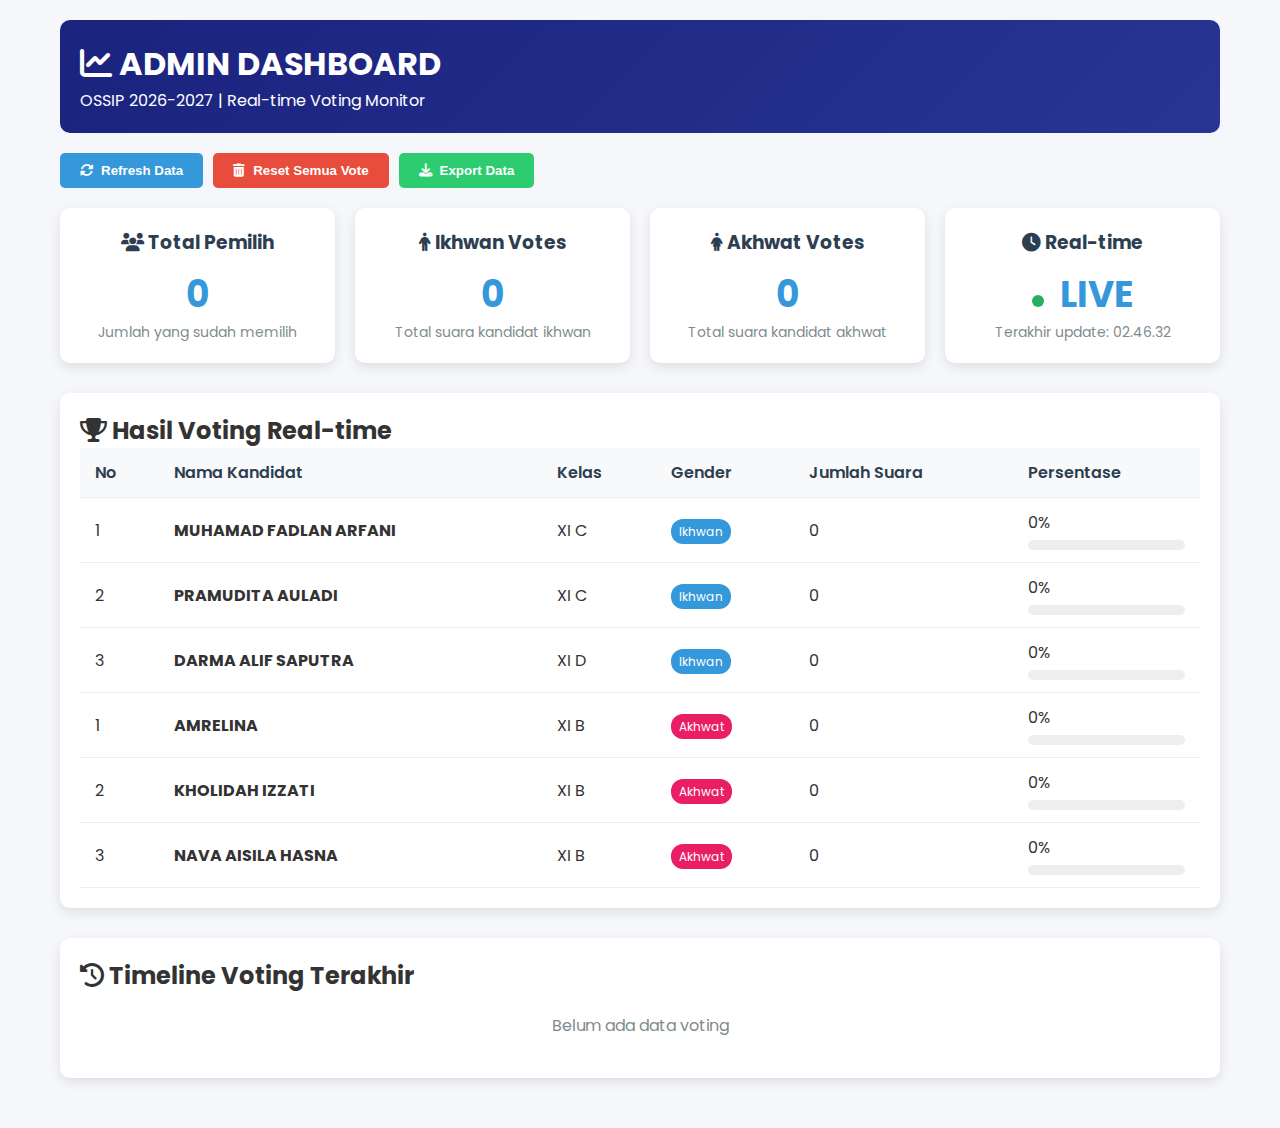
<file: admin-dashboard.html>
<!DOCTYPE html>
<html lang="id">
<head>
    <meta charset="UTF-8">
    <meta name="viewport" content="width=device-width, initial-scale=1.0">
    <title>Admin Dashboard - OSSIP 2026</title>
    <link rel="stylesheet" href="https://cdnjs.cloudflare.com/ajax/libs/font-awesome/6.4.0/css/all.min.css">
    <link href="https://fonts.googleapis.com/css2?family=Poppins:wght@300;400;500;600;700&display=swap" rel="stylesheet">
    <style>
        * { margin: 0; padding: 0; box-sizing: border-box; }
        body { font-family: 'Poppins', sans-serif; background: #f5f7fa; color: #333; }
        
        .container { max-width: 1200px; margin: 0 auto; padding: 20px; }
        
        .header { 
            background: linear-gradient(135deg, #1a237e 0%, #283593 100%); 
            color: white; 
            padding: 20px; 
            border-radius: 10px;
            margin-bottom: 20px;
            display: flex;
            justify-content: space-between;
            align-items: center;
        }
        
        .admin-controls {
            display: flex;
            gap: 10px;
            margin-bottom: 20px;
        }
        
        .admin-controls button {
            padding: 10px 20px;
            border: none;
            border-radius: 5px;
            cursor: pointer;
            font-weight: 600;
            display: flex;
            align-items: center;
            gap: 8px;
            transition: all 0.3s ease;
        }
        
        .btn-refresh { background: #3498db; color: white; }
        .btn-reset { background: #e74c3c; color: white; }
        .btn-export { background: #2ecc71; color: white; }
        
        .btn-refresh:hover { background: #2980b9; }
        .btn-reset:hover { background: #c0392b; }
        .btn-export:hover { background: #27ae60; }
        
        .stats-grid { 
            display: grid; 
            grid-template-columns: repeat(auto-fit, minmax(250px, 1fr)); 
            gap: 20px; 
            margin-bottom: 30px; 
        }
        
        .stat-card { 
            background: white; 
            padding: 20px; 
            border-radius: 10px; 
            box-shadow: 0 4px 12px rgba(0,0,0,0.1);
            text-align: center;
        }
        
        .stat-card h3 { color: #2c3e50; margin-bottom: 10px; }
        .stat-value { font-size: 36px; font-weight: 700; color: #3498db; }
        .stat-label { color: #7f8c8d; font-size: 14px; }
        
        .results-section { 
            background: white; 
            padding: 20px; 
            border-radius: 10px; 
            box-shadow: 0 4px 12px rgba(0,0,0,0.1);
            margin-bottom: 30px;
        }
        
        .table-container { overflow-x: auto; }
        table { width: 100%; border-collapse: collapse; }
        th, td { padding: 12px 15px; text-align: left; border-bottom: 1px solid #eee; }
        th { background: #f8f9fa; color: #2c3e50; font-weight: 600; }
        tr:hover { background: #f5f9ff; }
        
        .vote-timeline { 
            background: white; 
            padding: 20px; 
            border-radius: 10px; 
            box-shadow: 0 4px 12px rgba(0,0,0,0.1);
            margin-bottom: 30px;
        }
        
        .vote-item { 
            padding: 15px; 
            border-left: 3px solid #3498db; 
            margin-bottom: 10px; 
            background: #f8f9fa;
            display: flex;
            justify-content: space-between;
            align-items: center;
        }
        
        .realtime-indicator {
            display: inline-block;
            width: 12px;
            height: 12px;
            background: #27ae60;
            border-radius: 50%;
            margin-right: 8px;
            animation: pulse 2s infinite;
        }
        
        @keyframes pulse {
            0% { opacity: 1; }
            50% { opacity: 0.5; }
            100% { opacity: 1; }
        }
        
        .progress-bar {
            height: 10px;
            background: #eee;
            border-radius: 5px;
            margin-top: 5px;
            overflow: hidden;
        }
        
        .progress-fill {
            height: 100%;
            background: linear-gradient(135deg, #3498db, #2980b9);
            transition: width 0.5s ease;
        }
        
        /* Modal Styles */
        .modal-overlay {
            display: none;
            position: fixed;
            top: 0;
            left: 0;
            width: 100%;
            height: 100%;
            background: rgba(0,0,0,0.5);
            z-index: 1000;
            align-items: center;
            justify-content: center;
        }
        
        .modal-content {
            background: white;
            padding: 30px;
            border-radius: 10px;
            max-width: 500px;
            width: 90%;
            box-shadow: 0 10px 30px rgba(0,0,0,0.2);
        }
        
        .modal-header {
            display: flex;
            justify-content: space-between;
            align-items: center;
            margin-bottom: 20px;
        }
        
        .modal-header h3 {
            color: #e74c3c;
            display: flex;
            align-items: center;
            gap: 10px;
        }
        
        .close-modal {
            background: none;
            border: none;
            font-size: 24px;
            cursor: pointer;
            color: #7f8c8d;
        }
        
        .modal-body {
            margin-bottom: 20px;
        }
        
        .modal-footer {
            display: flex;
            justify-content: flex-end;
            gap: 10px;
        }
        
        .modal-footer button {
            padding: 10px 20px;
            border: none;
            border-radius: 5px;
            cursor: pointer;
            font-weight: 600;
        }
        
        .btn-cancel {
            background: #95a5a6;
            color: white;
        }
        
        .btn-confirm {
            background: #e74c3c;
            color: white;
        }
        
        .btn-cancel:hover { background: #7f8c8d; }
        .btn-confirm:hover { background: #c0392b; }
        
        /* Notification Styles */
        .vote-notification {
            position: fixed;
            top: 20px;
            right: 20px;
            background: white;
            padding: 15px;
            border-radius: 8px;
            box-shadow: 0 4px 12px rgba(0,0,0,0.15);
            z-index: 10000;
            transform: translateX(100%);
            opacity: 0;
            transition: all 0.3s ease;
            max-width: 300px;
            border-left: 4px solid #27ae60;
        }
    </style>
</head>
<body>
    <div class="container">
        <div class="header">
            <div>
                <h1><i class="fas fa-chart-line"></i> ADMIN DASHBOARD</h1>
                <p>OSSIP 2026-2027 | Real-time Voting Monitor</p>
            </div>
        </div>
        
        <!-- Admin Controls -->
        <div class="admin-controls">
            <button id="refreshBtn" class="btn-refresh">
                <i class="fas fa-sync-alt"></i> Refresh Data
            </button>
            <button id="resetBtn" class="btn-reset">
                <i class="fas fa-trash-alt"></i> Reset Semua Vote
            </button>
            <button id="exportBtn" class="btn-export">
                <i class="fas fa-download"></i> Export Data
            </button>
        </div>
        
        <!-- Statistics Grid -->
        <div class="stats-grid">
            <div class="stat-card">
                <h3><i class="fas fa-users"></i> Total Pemilih</h3>
                <div class="stat-value" id="totalVoters">0</div>
                <div class="stat-label">Jumlah yang sudah memilih</div>
            </div>
            <div class="stat-card">
                <h3><i class="fas fa-male"></i> Ikhwan Votes</h3>
                <div class="stat-value" id="ikhwanVotes">0</div>
                <div class="stat-label">Total suara kandidat ikhwan</div>
            </div>
            <div class="stat-card">
                <h3><i class="fas fa-female"></i> Akhwat Votes</h3>
                <div class="stat-value" id="akhwatVotes">0</div>
                <div class="stat-label">Total suara kandidat akhwat</div>
            </div>
            <div class="stat-card">
                <h3><i class="fas fa-clock"></i> Real-time</h3>
                <div class="stat-value"><span class="realtime-indicator"></span> LIVE</div>
                <div class="stat-label" id="lastUpdate">Memperbarui...</div>
            </div>
        </div>
        
        <!-- Results Table -->
        <div class="results-section">
            <h2><i class="fas fa-trophy"></i> Hasil Voting Real-time</h2>
            <div class="table-container">
                <table id="resultsTable">
                    <thead>
                        <tr>
                            <th>No</th>
                            <th>Nama Kandidat</th>
                            <th>Kelas</th>
                            <th>Gender</th>
                            <th>Jumlah Suara</th>
                            <th>Persentase</th>
                        </tr>
                    </thead>
                    <tbody>
                        <!-- Data akan diisi oleh JavaScript -->
                    </tbody>
                </table>
            </div>
        </div>
        
        <!-- Vote Timeline -->
        <div class="vote-timeline">
            <h2><i class="fas fa-history"></i> Timeline Voting Terakhir</h2>
            <div id="voteTimeline">
                <!-- Timeline akan diisi oleh JavaScript -->
            </div>
        </div>
    </div>
    
    <!-- Reset Confirmation Modal -->
    <div id="resetModal" class="modal-overlay">
        <div class="modal-content">
            <div class="modal-header">
                <h3><i class="fas fa-exclamation-triangle"></i> Konfirmasi Reset</h3>
                <button class="close-modal">&times;</button>
            </div>
            <div class="modal-body">
                <p><strong>PERHATIAN:</strong> Anda akan menghapus SEMUA data voting!</p>
                <ul style="margin: 15px 0; padding-left: 20px; color: #e74c3c;">
                    <li>Semua suara akan dihapus</li>
                    <li>Data pemilih akan direset</li>
                    <li>Timeline voting akan dikosongkan</li>
                    <li>Aksi ini TIDAK dapat dibatalkan</li>
                </ul>
                <p>Masukkan password admin untuk melanjutkan:</p>
                <input type="password" id="adminPassword" placeholder="Password Admin" 
                       style="width:100%;padding:10px;border:1px solid #ddd;border-radius:5px;margin-top:10px;">
                <p id="passwordError" style="color:#e74c3c;font-size:12px;margin-top:5px;display:none;">
                    <i class="fas fa-exclamation-circle"></i> Password salah!
                </p>
            </div>
            <div class="modal-footer">
                <button id="cancelReset" class="btn-cancel">Batal</button>
                <button id="confirmReset" class="btn-confirm">Reset Semua Data</button>
            </div>
        </div>
    </div>
    
    <!-- Export Modal -->
    <div id="exportModal" class="modal-overlay">
        <div class="modal-content">
            <div class="modal-header">
                <h3><i class="fas fa-download"></i> Export Data</h3>
                <button class="close-export-modal">&times;</button>
            </div>
            <div class="modal-body">
                <p>Pilih format untuk export data voting:</p>
                <div style="display: flex; gap: 10px; margin-top: 15px;">
                    <button id="exportJSON" class="btn-export" style="flex:1;">
                        <i class="fas fa-code"></i> JSON
                    </button>
                    <button id="exportCSV" class="btn-export" style="flex:1;">
                        <i class="fas fa-table"></i> CSV
                    </button>
                    <button id="exportPDF" class="btn-export" style="flex:1;">
                        <i class="fas fa-file-pdf"></i> PDF
                    </button>
                </div>
            </div>
        </div>
    </div>

    <script>
    // ============================================
    // ADMIN DASHBOARD SCRIPT DENGAN FITUR RESET
    // ============================================
    
    document.addEventListener('DOMContentLoaded', function() {
        console.log("📊 Admin Dashboard started");
        
        let lastVoteTimestamp = 0;
        let pollingInterval;
        const ADMIN_PASSWORD = "admin123"; // Password admin default
        
        // ============================================
        // 1. INITIALIZE DASHBOARD
        // ============================================
        async function initializeDashboard() {
            console.log("🚀 Initializing admin dashboard...");
            
            // Load data pertama kali
            await loadVotingData();
            
            // Mulai real-time polling
            startRealTimePolling();
            
            // Set initial timestamp
            lastVoteTimestamp = parseInt(localStorage.getItem('last_vote_timestamp') || '0');
            
            console.log("✅ Admin dashboard ready");
        }
        
        // ============================================
        // 2. LOAD VOTING DATA
        // ============================================
        async function loadVotingData() {
            console.log("🔄 Loading voting data...");
            
            try {
                let candidates = [];
                let votes = [];
                
                // Coba dapatkan dari database
                if (window.db && window.db.getAllCandidates && window.db.getAllVotes) {
                    try {
                        candidates = await window.db.getAllCandidates();
                        votes = await window.db.getAllVotes();
                        console.log("📊 Data from database - Candidates:", candidates.length, "Votes:", votes.length);
                    } catch (dbError) {
                        console.log("⚠️ Database error, using localStorage:", dbError.message);
                    }
                }
                
                // Fallback ke localStorage jika database kosong atau error
                if (candidates.length === 0) {
                    candidates = JSON.parse(localStorage.getItem('candidates') || '[]');
                    
                    if (candidates.length === 0) {
                        // Buat kandidat default dengan votes 0
                        candidates = [
                            { id: 1, number: 1, gender: 'ikhwan', chairman_name: "MUHAMAD FADLAN ARFANI", chairman_class: "XI C", votes: 0 },
                            { id: 2, number: 2, gender: 'ikhwan', chairman_name: "PRAMUDITA AULADI", chairman_class: "XI C", votes: 0 },
                            { id: 3, number: 3, gender: 'ikhwan', chairman_name: "DARMA ALIF SAPUTRA", chairman_class: "XI D", votes: 0 },
                            { id: 4, number: 1, gender: 'akhwat', chairman_name: "AMRELINA", chairman_class: "XI B", votes: 0 },
                            { id: 5, number: 2, gender: 'akhwat', chairman_name: "KHOLIDAH IZZATI", chairman_class: "XI B", votes: 0 },
                            { id: 6, number: 3, gender: 'akhwat', chairman_name: "NAVA AISILA HASNA", chairman_class: "XI B", votes: 0 }
                        ];
                        
                        // Simpan kandidat ke localStorage
                        localStorage.setItem('candidates', JSON.stringify(candidates));
                    }
                }
                
                if (votes.length === 0) {
                    votes = JSON.parse(localStorage.getItem('admin_votes') || '[]');
                }
                
                // Update vote counts
                candidates.forEach(candidate => {
                    const candidateVotes = votes.filter(vote => 
                        vote.ikhwan_candidate_id === candidate.id || 
                        vote.akhwat_candidate_id === candidate.id
                    ).length;
                    
                    candidate.votes = Math.max(candidate.votes || 0, candidateVotes);
                });
                
                // Update UI
                updateStatistics(candidates, votes);
                updateResultsTable(candidates);
                updateVoteTimeline(votes);
                
                // Update timestamp
                document.getElementById('lastUpdate').textContent = 
                    `Terakhir update: ${new Date().toLocaleTimeString('id-ID')}`;
                    
            } catch (error) {
                console.error("❌ Error loading voting data:", error);
            }
        }
        
        // ============================================
        // 3. UPDATE STATISTICS
        // ============================================
        function updateStatistics(candidates, votes) {
            // Total pemilih
            const totalVoters = votes.length || 0;
            document.getElementById('totalVoters').textContent = totalVoters;
            
            // Total votes ikhwan & akhwat
            const ikhwanCandidates = candidates.filter(c => c.gender === 'ikhwan');
            const akhwatCandidates = candidates.filter(c => c.gender === 'akhwat');
            
            const ikhwanVotes = ikhwanCandidates.reduce((sum, c) => sum + (c.votes || 0), 0);
            const akhwatVotes = akhwatCandidates.reduce((sum, c) => sum + (c.votes || 0), 0);
            
            document.getElementById('ikhwanVotes').textContent = ikhwanVotes;
            document.getElementById('akhwatVotes').textContent = akhwatVotes;
        }
        
        // ============================================
        // 4. UPDATE RESULTS TABLE
        // ============================================
        function updateResultsTable(candidates) {
            const tbody = document.querySelector('#resultsTable tbody');
            if (!tbody) return;
            
            // Urutkan berdasarkan jumlah vote terbanyak
            candidates.sort((a, b) => (b.votes || 0) - (a.votes || 0));
            
            // Hitung total votes untuk persentase
            const totalVotes = candidates.reduce((sum, c) => sum + (c.votes || 0), 0);
            
            tbody.innerHTML = candidates.map(candidate => {
                const percentage = totalVotes > 0 ? ((candidate.votes || 0) / totalVotes * 100).toFixed(1) : 0;
                
                return `
                    <tr>
                        <td>${candidate.number}</td>
                        <td><strong>${candidate.chairman_name}</strong></td>
                        <td>${candidate.chairman_class}</td>
                        <td><span class="gender-badge" style="background:${candidate.gender === 'ikhwan' ? '#3498db' : '#e91e63'};color:white;padding:4px 8px;border-radius:12px;font-size:12px;">
                            ${candidate.gender === 'ikhwan' ? 'Ikhwan' : 'Akhwat'}
                        </span></td>
                        <td>${candidate.votes || 0}</td>
                        <td>
                            <div>${percentage}%</div>
                            <div class="progress-bar">
                                <div class="progress-fill" style="width: ${percentage}%"></div>
                            </div>
                        </td>
                    </tr>
                `;
            }).join('');
        }
        
        // ============================================
        // 5. UPDATE VOTE TIMELINE
        // ============================================
        function updateVoteTimeline(votes) {
            const timeline = document.getElementById('voteTimeline');
            if (!timeline) return;
            
            // Ambil 10 vote terbaru
            const recentVotes = votes.slice(-10).reverse();
            
            if (recentVotes.length === 0) {
                timeline.innerHTML = '<p style="text-align:center;color:#7f8c8d;padding:20px;">Belum ada data voting</p>';
                return;
            }
            
            timeline.innerHTML = recentVotes.map(vote => {
                const time = new Date(vote.timestamp || Date.now()).toLocaleTimeString('id-ID', {
                    hour: '2-digit',
                    minute: '2-digit',
                    second: '2-digit'
                });
                
                return `
                    <div class="vote-item">
                        <div>
                            <strong>${vote.voter_name || 'Anonim'}</strong> (${vote.voter_class || 'Tidak diketahui'})
                            <div style="color:#666;font-size:12px;margin-top:4px;">
                                <i class="fas fa-clock"></i> ${time}
                            </div>
                        </div>
                        <div style="text-align:right;">
                            <div style="color:#3498db;font-weight:600;">
                                <i class="fas fa-male"></i> Kandidat Ikhwan
                            </div>
                            <div style="color:#e91e63;font-weight:600;">
                                <i class="fas fa-female"></i> Kandidat Akhwat
                            </div>
                        </div>
                    </div>
                `;
            }).join('');
        }
        
        // ============================================
        // 6. RESET ALL VOTES FUNCTION
        // ============================================
        async function resetAllVotes() {
            console.log("🔄 Resetting all votes...");
            
            const passwordInput = document.getElementById('adminPassword');
            const passwordError = document.getElementById('passwordError');
            const password = passwordInput.value.trim();
            
            // Validasi password
            if (password !== ADMIN_PASSWORD) {
                passwordError.style.display = 'block';
                passwordInput.style.borderColor = '#e74c3c';
                passwordInput.focus();
                return;
            }
            
            try {
                // Reset di database (jika ada)
                if (window.db && window.db.resetAllVotes) {
                    await window.db.resetAllVotes();
                    console.log("✅ Database votes reset");
                }
                
                // Reset di localStorage
                localStorage.removeItem('votes');
                localStorage.removeItem('admin_votes');
                localStorage.removeItem('vote_count');
                localStorage.removeItem('last_vote_timestamp');
                localStorage.removeItem('vote_update_trigger');
                
                // Reset candidates votes to 0
                let candidates = JSON.parse(localStorage.getItem('candidates') || '[]');
                if (candidates.length === 0) {
                    candidates = [
                        { id: 1, number: 1, gender: 'ikhwan', chairman_name: "MUHAMAD FADLAN ARFANI", chairman_class: "XI C", votes: 0 },
                        { id: 2, number: 2, gender: 'ikhwan', chairman_name: "PRAMUDITA AULADI", chairman_class: "XI C", votes: 0 },
                        { id: 3, number: 3, gender: 'ikhwan', chairman_name: "DARMA ALIF SAPUTRA", chairman_class: "XI D", votes: 0 },
                        { id: 4, number: 1, gender: 'akhwat', chairman_name: "AMRELINA", chairman_class: "XI B", votes: 0 },
                        { id: 5, number: 2, gender: 'akhwat', chairman_name: "KHOLIDAH IZZATI", chairman_class: "XI B", votes: 0 },
                        { id: 6, number: 3, gender: 'akhwat', chairman_name: "NAVA AISILA HASNA", chairman_class: "XI B", votes: 0 }
                    ];
                }
                
                // Set semua votes ke 0
                candidates.forEach(candidate => {
                    candidate.votes = 0;
                });
                
                localStorage.setItem('candidates', JSON.stringify(candidates));
                
                // Close modal
                closeResetModal();
                
                // Tampilkan notifikasi sukses
                showNotification('✅ Semua data voting berhasil direset!', 'success');
                
                // Refresh data
                setTimeout(() => {
                    loadVotingData();
                }, 500);
                
            } catch (error) {
                console.error("❌ Error resetting votes:", error);
                showNotification('❌ Gagal mereset data voting', 'error');
            }
        }
        
        // ============================================
        // 7. EXPORT DATA FUNCTIONS
        // ============================================
        function exportData(format) {
            try {
                const candidates = JSON.parse(localStorage.getItem('candidates') || '[]');
                const votes = JSON.parse(localStorage.getItem('admin_votes') || '[]');
                
                let data, filename, mimeType;
                
                switch(format) {
                    case 'json':
                        data = JSON.stringify({
                            candidates: candidates,
                            votes: votes,
                            export_date: new Date().toISOString(),
                            total_votes: votes.length
                        }, null, 2);
                        filename = `vote_data_${new Date().toISOString().split('T')[0]}.json`;
                        mimeType = 'application/json';
                        break;
                        
                    case 'csv':
                        // Header CSV
                        let csv = 'No,Nama,Kelas,Gender,Jumlah Suara\n';
                        candidates.forEach(candidate => {
                            csv += `${candidate.number},"${candidate.chairman_name}",${candidate.chairman_class},${candidate.gender},${candidate.votes}\n`;
                        });
                        data = csv;
                        filename = `vote_data_${new Date().toISOString().split('T')[0]}.csv`;
                        mimeType = 'text/csv';
                        break;
                        
                    case 'pdf':
                        // Untuk PDF, kita buka window dengan data
                        const pdfContent = `
                            <html>
                            <head><title>Data Voting OSSIP 2026</title></head>
                            <body>
                                <h1>Data Voting OSSIP 2026</h1>
                                <p>Ekspor pada: ${new Date().toLocaleString('id-ID')}</p>
                                <h2>Hasil Voting:</h2>
                                <table border="1" cellpadding="5" style="border-collapse: collapse;">
                                    <tr>
                                        <th>No</th><th>Nama</th><th>Kelas</th><th>Gender</th><th>Suara</th>
                                    </tr>
                                    ${candidates.map(c => `
                                        <tr>
                                            <td>${c.number}</td>
                                            <td>${c.chairman_name}</td>
                                            <td>${c.chairman_class}</td>
                                            <td>${c.gender}</td>
                                            <td>${c.votes}</td>
                                        </tr>
                                    `).join('')}
                                </table>
                            </body>
                            </html>
                        `;
                        
                        const win = window.open('', '_blank');
                        win.document.write(pdfContent);
                        win.document.close();
                        win.print();
                        return;
                }
                
                // Download file
                const blob = new Blob([data], { type: mimeType });
                const url = window.URL.createObjectURL(blob);
                const a = document.createElement('a');
                a.href = url;
                a.download = filename;
                document.body.appendChild(a);
                a.click();
                document.body.removeChild(a);
                window.URL.revokeObjectURL(url);
                
                showNotification(`✅ Data berhasil diexport sebagai ${format.toUpperCase()}`, 'success');
                closeExportModal();
                
            } catch (error) {
                console.error("❌ Export error:", error);
                showNotification('❌ Gagal mengexport data', 'error');
            }
        }
        
        // ============================================
        // 8. REAL-TIME POLLING
        // ============================================
        function startRealTimePolling() {
            // Polling setiap 3 detik
            pollingInterval = setInterval(() => {
                const currentTimestamp = parseInt(localStorage.getItem('last_vote_timestamp') || '0');
                
                if (currentTimestamp > lastVoteTimestamp) {
                    console.log("🔄 New vote detected, updating...");
                    lastVoteTimestamp = currentTimestamp;
                    loadVotingData();
                    showNotification('🎉 Vote baru diterima!', 'info');
                }
            }, 3000);
        }
        
        // ============================================
        // 9. MODAL CONTROLS
        // ============================================
        function openResetModal() {
            document.getElementById('resetModal').style.display = 'flex';
            document.getElementById('adminPassword').value = '';
            document.getElementById('passwordError').style.display = 'none';
            document.getElementById('adminPassword').style.borderColor = '#ddd';
        }
        
        function closeResetModal() {
            document.getElementById('resetModal').style.display = 'none';
        }
        
        function openExportModal() {
            document.getElementById('exportModal').style.display = 'flex';
        }
        
        function closeExportModal() {
            document.getElementById('exportModal').style.display = 'none';
        }
        
        // ============================================
        // 10. NOTIFICATION SYSTEM
        // ============================================
        function showNotification(message, type = 'info') {
            const notification = document.createElement('div');
            notification.className = 'vote-notification';
            
            let icon = 'fa-info-circle';
            let color = '#3498db';
            
            switch(type) {
                case 'success': icon = 'fa-check-circle'; color = '#27ae60'; break;
                case 'error': icon = 'fa-exclamation-circle'; color = '#e74c3c'; break;
                case 'warning': icon = 'fa-exclamation-triangle'; color = '#f39c12'; break;
                case 'info': icon = 'fa-info-circle'; color = '#3498db'; break;
            }
            
            notification.innerHTML = `
                <div style="display:flex;align-items:center;gap:10px;">
                    <div style="background:${color};color:white;width:40px;height:40px;border-radius:50%;display:flex;align-items:center;justify-content:center;">
                        <i class="fas ${icon}"></i>
                    </div>
                    <div>
                        <div>${message}</div>
                        <div style="font-size:11px;color:#666;">${new Date().toLocaleTimeString('id-ID')}</div>
                    </div>
                </div>
            `;
            
            document.body.appendChild(notification);
            
            // Animasi masuk
            setTimeout(() => {
                notification.style.transform = 'translateX(0)';
                notification.style.opacity = '1';
            }, 10);
            
            // Hapus setelah 5 detik
            setTimeout(() => {
                notification.style.transform = 'translateX(100%)';
                notification.style.opacity = '0';
                setTimeout(() => {
                    if (notification.parentNode) {
                        notification.parentNode.removeChild(notification);
                    }
                }, 300);
            }, 5000);
        }
        
        // ============================================
        // 11. EVENT LISTENERS
        // ============================================
        document.getElementById('refreshBtn').addEventListener('click', function() {
            this.innerHTML = '<i class="fas fa-spinner fa-spin"></i> Memperbarui...';
            loadVotingData();
            
            setTimeout(() => {
                this.innerHTML = '<i class="fas fa-sync-alt"></i> Refresh Data';
            }, 1000);
        });
        
        document.getElementById('resetBtn').addEventListener('click', openResetModal);
        document.getElementById('exportBtn').addEventListener('click', openExportModal);
        
        document.getElementById('confirmReset').addEventListener('click', resetAllVotes);
        document.getElementById('cancelReset').addEventListener('click', closeResetModal);
        document.querySelector('.close-modal').addEventListener('click', closeResetModal);
        
        document.getElementById('exportJSON').addEventListener('click', () => exportData('json'));
        document.getElementById('exportCSV').addEventListener('click', () => exportData('csv'));
        document.getElementById('exportPDF').addEventListener('click', () => exportData('pdf'));
        document.querySelector('.close-export-modal').addEventListener('click', closeExportModal);
        
        // Listen untuk real-time vote dari halaman voting
        window.addEventListener('newVoteSubmitted', function(event) {
            console.log('🎯 New vote received via event:', event.detail);
            loadVotingData();
        });
        
        // Password input enter key
        document.getElementById('adminPassword').addEventListener('keypress', function(e) {
            if (e.key === 'Enter') {
                resetAllVotes();
            }
        });
        
        // Close modal ketika klik di luar modal
        window.addEventListener('click', function(event) {
            const resetModal = document.getElementById('resetModal');
            const exportModal = document.getElementById('exportModal');
            
            if (event.target === resetModal) {
                closeResetModal();
            }   
            if (event.target === exportModal) {
                closeExportModal();
            }
        });
        
        // ============================================
        // 12. INITIALIZE
        // ============================================
        initializeDashboard();
        
        // Cleanup saat halaman ditutup
        window.addEventListener('beforeunload', function() {
            if (pollingInterval) {
                clearInterval(pollingInterval);
            }
        });
    });

    // ============================================
// ADMIN DASHBOARD SYNC RECEIVER
// ============================================

class AdminSyncReceiver {
    constructor() {
        this.lastUpdate = localStorage.getItem('last_admin_update') || '0';
        this.syncCheckInterval = null;
        this.isProcessing = false;
    }
    
    // ============================================
    // 1. INITIALIZE SYNC RECEIVER
    // ============================================
    initialize() {
        console.log("📡 Admin sync receiver initializing...");
        
        // Start checking for updates
        this.startSyncCheck();
        
        // Listen for BroadcastChannel messages
        this.setupBroadcastListener();
        
        // Listen for localStorage changes
        this.setupStorageListener();
        
        // Initial data load
        this.checkForUpdates();
    }
    
    // ============================================
    // 2. START SYNC CHECK (EVERY 5 SECONDS)
    // ============================================
    startSyncCheck() {
        console.log("🔄 Starting sync check (5 seconds)");
        
        this.syncCheckInterval = setInterval(() => {
            this.checkForUpdates();
        }, 5000); // Check every 5 seconds
    }
    
    // ============================================
    // 3. CHECK FOR UPDATES FROM VOTING DEVICES
    // ============================================
    async checkForUpdates() {
        if (this.isProcessing) return;
        
        this.isProcessing = true;
        
        try {
            // Check for sync triggers
            const hasUpdate = await this.checkSyncTriggers();
            
            if (hasUpdate) {
                console.log("🔄 Update detected, loading data...");
                await this.loadSyncedData();
                this.showUpdateNotification();
            }
            
        } catch (error) {
            console.error("❌ Update check failed:", error);
        } finally {
            this.isProcessing = false;
        }
    }
    
    // ============================================
    // 4. CHECK SYNC TRIGGERS
    // ============================================
    async checkSyncTriggers() {
        // Check admin update trigger
        const adminTrigger = localStorage.getItem('admin_update_trigger');
        if (adminTrigger) {
            const trigger = JSON.parse(adminTrigger);
            const triggerTime = parseInt(trigger.timestamp);
            
            if (triggerTime > parseInt(this.lastUpdate)) {
                console.log("🎯 Admin update trigger found:", trigger);
                this.lastUpdate = triggerTime.toString();
                localStorage.setItem('last_admin_update', this.lastUpdate);
                localStorage.removeItem('admin_update_trigger');
                return true;
            }
        }
        
        // Check sync data from voting devices
        const syncData = localStorage.getItem('admin_sync_data');
        if (syncData) {
            const data = JSON.parse(syncData);
            const dataTime = new Date(data.timestamp).getTime();
            
            if (dataTime > parseInt(this.lastUpdate)) {
                console.log("📊 Sync data found from device:", data.device_id);
                this.lastUpdate = dataTime.toString();
                return true;
            }
        }
        
        // Check IndexedDB for updates
        const indexedDBUpdate = await this.checkIndexedDB();
        if (indexedDBUpdate) {
            return true;
        }
        
        return false;
    }
    
    // ============================================
    // 5. LOAD SYNCED DATA
    // ============================================
    async loadSyncedData() {
        try {
            // Load from multiple sources
            const allData = await this.loadAllDataSources();
            
            // Merge data
            await this.mergeData(allData);
            
            // Refresh dashboard
            if (typeof loadDashboardData === 'function') {
                await loadDashboardData();
            }
            
            console.log("✅ Synced data loaded and merged");
            
        } catch (error) {
            console.error("❌ Failed to load synced data:", error);
        }
    }
    
    // ============================================
    // 6. LOAD ALL DATA SOURCES
    // ============================================
    async loadAllDataSources() {
        const dataSources = {
            localStorage: {},
            indexedDB: {},
            syncStorage: {}
        };
        
        // Source 1: localStorage
        dataSources.localStorage = {
            votes: JSON.parse(localStorage.getItem('votes') || '[]'),
            teacher_votes: JSON.parse(localStorage.getItem('teacher_votes') || '[]'),
            candidates: JSON.parse(localStorage.getItem('candidates') || '[]'),
            voters: JSON.parse(localStorage.getItem('voters') || '[]'),
            teachers: JSON.parse(localStorage.getItem('teachers') || '[]')
        };
        
        // Source 2: Sync storage
        const syncData = localStorage.getItem('admin_sync_data');
        if (syncData) {
            dataSources.syncStorage = JSON.parse(syncData);
        }
        
        // Source 3: IndexedDB
        dataSources.indexedDB = await this.loadFromIndexedDB();
        
        return dataSources;
    }
    
    // ============================================
    // 7. MERGE DATA FROM ALL SOURCES
    // ============================================
    async mergeData(dataSources) {
        console.log("🔄 Merging data from multiple sources...");
        
        // Merge votes (remove duplicates)
        const allVotes = [
            ...dataSources.localStorage.votes,
            ...(dataSources.syncStorage.votes || []),
            ...(dataSources.indexedDB.votes || [])
        ];
        
        const uniqueVotes = this.removeDuplicates(allVotes, 'timestamp', 'voter_id');
        localStorage.setItem('votes', JSON.stringify(uniqueVotes));
        
        // Merge teacher votes
        const allTeacherVotes = [
            ...dataSources.localStorage.teacher_votes,
            ...(dataSources.syncStorage.teacher_votes || []),
            ...(dataSources.indexedDB.teacher_votes || [])
        ];
        
        const uniqueTeacherVotes = this.removeDuplicates(allTeacherVotes, 'timestamp', 'username');
        localStorage.setItem('teacher_votes', JSON.stringify(uniqueTeacherVotes));
        
        // Merge candidates (update vote counts)
        const allCandidates = this.mergeCandidates(
            dataSources.localStorage.candidates,
            dataSources.syncStorage.candidates,
            dataSources.indexedDB.candidates
        );
        
        localStorage.setItem('candidates', JSON.stringify(allCandidates));
        
        console.log(`✅ Merged: ${uniqueVotes.length} votes, ${uniqueTeacherVotes.length} teacher votes`);
    }
    
    // ============================================
    // 8. REMOVE DUPLICATES
    // ============================================
    removeDuplicates(array, timestampKey, idKey) {
        const seen = new Map();
        const result = [];
        
        array.forEach(item => {
            const key = `${item[timestampKey]}_${item[idKey]}`;
            if (!seen.has(key)) {
                seen.set(key, true);
                result.push(item);
            }
        });
        
        return result;
    }
    
    // ============================================
    // 9. MERGE CANDIDATES
    // ============================================
    mergeCandidates(...candidateArrays) {
        const candidateMap = new Map();
        
        candidateArrays.forEach(array => {
            array.forEach(candidate => {
                if (candidateMap.has(candidate.id)) {
                    const existing = candidateMap.get(candidate.id);
                    // Use highest vote count
                    if ((candidate.votes || 0) > (existing.votes || 0)) {
                        candidateMap.set(candidate.id, candidate);
                    }
                } else {
                    candidateMap.set(candidate.id, candidate);
                }
            });
        });
        
        return Array.from(candidateMap.values());
    }
    
    // ============================================
    // 10. LOAD FROM INDEXEDDB
    // ============================================
    async loadFromIndexedDB() {
        if (!window.indexedDB) return {};
        
        return new Promise((resolve, reject) => {
            const request = indexedDB.open('VoteSyncDB', 1);
            
            request.onsuccess = function(event) {
                const db = event.target.result;
                const transaction = db.transaction(['sync_data'], 'readonly');
                const store = transaction.objectStore('sync_data');
                const getAllRequest = store.getAll();
                
                getAllRequest.onsuccess = function() {
                    const allData = getAllRequest.result;
                    
                    // Combine all sync data
                    const combined = {
                        votes: [],
                        teacher_votes: [],
                        candidates: []
                    };
                    
                    allData.forEach(data => {
                        if (data.votes) combined.votes.push(...data.votes);
                        if (data.teacher_votes) combined.teacher_votes.push(...data.teacher_votes);
                        if (data.candidates) combined.candidates.push(...data.candidates);
                    });
                    
                    resolve(combined);
                };
                
                getAllRequest.onerror = function(error) {
                    console.error("❌ IndexedDB get error:", error);
                    resolve({});
                };
            };
            
            request.onerror = function(error) {
                console.error("❌ IndexedDB open error:", error);
                resolve({});
            };
        });
    }
    
    // ============================================
    // 11. CHECK INDEXEDDB FOR UPDATES
    // ============================================
    async checkIndexedDB() {
        if (!window.indexedDB) return false;
        
        try {
            const data = await this.loadFromIndexedDB();
            return data.votes.length > 0 || data.teacher_votes.length > 0;
        } catch (error) {
            return false;
        }
    }
    
    // ============================================
    // 12. SETUP BROADCAST LISTENER
    // ============================================
    setupBroadcastListener() {
        if ('BroadcastChannel' in window) {
            const channel = new BroadcastChannel('vote_sync_channel');
            
            channel.onmessage = (event) => {
                if (event.data.type === 'sync_data') {
                    console.log("📡 Received broadcast sync data");
                    this.processIncomingData(event.data.data);
                }
            };
        }
    }
    
    // ============================================
    // 13. SETUP STORAGE LISTENER
    // ============================================
    setupStorageListener() {
        window.addEventListener('storage', (event) => {
            if (event.key === 'cross_tab_sync') {
                try {
                    const data = JSON.parse(event.newValue);
                    if (data.type === 'sync_update') {
                        console.log("📡 Received storage sync event");
                        this.checkForUpdates();
                    }
                } catch (error) {
                    // Ignore parse errors
                }
            }
        });
    }
    
    // ============================================
    // 14. PROCESS INCOMING DATA
    // ============================================
    processIncomingData(data) {
        // Save to localStorage
        localStorage.setItem('admin_sync_data', JSON.stringify(data));
        
        // Update last update timestamp
        this.lastUpdate = new Date(data.timestamp).getTime().toString();
        localStorage.setItem('last_admin_update', this.lastUpdate);
        
        // Trigger data load
        this.checkForUpdates();
    }
    
    // ============================================
    // 15. SHOW UPDATE NOTIFICATION
    // ============================================
    showUpdateNotification() {
        const notification = document.createElement('div');
        notification.style.cssText = `
            position: fixed;
            top: 20px;
            right: 20px;
            background: #27ae60;
            color: white;
            padding: 15px 20px;
            border-radius: 8px;
            box-shadow: 0 4px 12px rgba(0,0,0,0.2);
            z-index: 10000;
            animation: slideIn 0.3s ease;
            display: flex;
            align-items: center;
            gap: 10px;
            cursor: pointer;
        `;
        
        notification.innerHTML = `
            <i class="fas fa-bell"></i>
            <div>
                <strong>Data Terbaru Diterima!</strong>
                <div style="font-size:12px;opacity:0.9;">Dari perangkat voting</div>
            </div>
            <i class="fas fa-times" style="margin-left:10px;font-size:12px;"></i>
        `;
        
        // Close button
        notification.querySelector('.fa-times').addEventListener('click', (e) => {
            e.stopPropagation();
            notification.remove();
        });
        
        // Click to refresh
        notification.addEventListener('click', () => {
            if (typeof loadDashboardData === 'function') {
                loadDashboardData();
                notification.remove();
            }
        });
        
        document.body.appendChild(notification);
        
        // Auto remove after 5 seconds
        setTimeout(() => {
            if (notification.parentNode) {
                notification.remove();
            }
        }, 5000);
    }
    
    // ============================================
    // 16. CLEANUP
    // ============================================
    cleanup() {
        if (this.syncCheckInterval) {
            clearInterval(this.syncCheckInterval);
        }
    }
}

// ============================================
// INITIALIZE ADMIN SYNC RECEIVER
// ============================================
document.addEventListener('DOMContentLoaded', function() {
    // Initialize after dashboard is loaded
    setTimeout(() => {
        window.adminSyncReceiver = new AdminSyncReceiver();
        window.adminSyncReceiver.initialize();
        
        console.log("✅ Admin sync receiver ready");
    }, 2000);
});

// Cleanup on page unload
window.addEventListener('beforeunload', function() {
    if (window.adminSyncReceiver) {
        window.adminSyncReceiver.cleanup();
    }
});

async function loadDashboardData() {
    console.log('📊 Loading dashboard data from ALL sources...');
    
    try {
        // Method 1: Try to get from cloud sync
        let cloudVotes = [];
        if (window.syncService) {
            cloudVotes = await window.syncService.getAllVotesForAdmin();
        }
        
        // Method 2: Get from localStorage
        const localVotes = JSON.parse(localStorage.getItem('votes') || '[]');
        const teacherVotes = JSON.parse(localStorage.getItem('teacher_votes') || '[]');
        const adminVotes = JSON.parse(localStorage.getItem('admin_votes') || '[]');
        
        // Method 3: Scan ALL localStorage keys for votes
        const scannedVotes = scanAllLocalStorageForVotes();
        
        // Combine ALL votes
        const allVotes = [
            ...cloudVotes,
            ...localVotes,
            ...teacherVotes,
            ...adminVotes,
            ...scannedVotes
        ];
        
        // Remove duplicates
        const uniqueVotes = removeDuplicateVotes(allVotes);
        
        console.log(`📈 Total unique votes: ${uniqueVotes.length}`);
        
        // Update candidates with vote counts
        const candidates = updateCandidateVotes(uniqueVotes);
        
        // Update UI
        updateStatistics(candidates, uniqueVotes);
        updateResultsTable(candidates);
        updateVoteTimeline(uniqueVotes);
        
        // Save consolidated data
        localStorage.setItem('consolidated_votes', JSON.stringify(uniqueVotes));
        localStorage.setItem('consolidated_candidates', JSON.stringify(candidates));
        
        document.getElementById('lastUpdate').textContent = 
            `Last update: ${new Date().toLocaleTimeString('id-ID')} (${uniqueVotes.length} votes)`;
            
    } catch (error) {
        console.error('❌ Error loading dashboard data:', error);
    }
}

// Helper function to scan ALL localStorage
function scanAllLocalStorageForVotes() {
    const allVotes = [];
    const seen = new Set();
    
    for (let i = 0; i < localStorage.length; i++) {
        const key = localStorage.key(i);
        
        // Check if key might contain vote data
        if (key.includes('vote') || 
            key.includes('Vote') || 
            key.includes('device_') || 
            key.startsWith('20') || // Date-based keys
            key.includes('sync') ||
            key.includes('pending')) {
            
            try {
                const value = localStorage.getItem(key);
                const data = JSON.parse(value);
                
                if (Array.isArray(data)) {
                    // Array of votes
                    data.forEach(vote => {
                        if (vote.voter_id || vote.voter_name) {
                            const id = vote.timestamp + (vote.voter_id || vote.voter_name);
                            if (!seen.has(id)) {
                                seen.add(id);
                                allVotes.push(vote);
                            }
                        }
                    });
                } else if (data && typeof data === 'object') {
                    // Single vote object
                    if (data.voter_id || data.voter_name) {
                        const id = data.timestamp + (data.voter_id || data.voter_name);
                        if (!seen.has(id)) {
                            seen.add(id);
                            allVotes.push(data);
                        }
                    }
                }
            } catch (e) {
                // Not JSON or invalid, skip
            }
        }
    }
    
    return allVotes;
}

// Remove duplicate votes
function removeDuplicateVotes(votes) {
    const unique = [];
    const seen = new Set();
    
    votes.forEach(vote => {
        const key = (vote.timestamp || '') + 
                   (vote.voter_id || '') + 
                   (vote.voter_name || '') + 
                   (vote.ikhwan_candidate_id || '') + 
                   (vote.akhwat_candidate_id || '');
        
        if (!seen.has(key)) {
            seen.add(key);
            unique.push(vote);
        }
    });
    
    return unique;
}

// Update candidate votes
function updateCandidateVotes(votes) {
    let candidates = JSON.parse(localStorage.getItem('candidates') || '[]');
    
    if (candidates.length === 0) {
        candidates = [
            { id: 1, number: 1, gender: 'ikhwan', chairman_name: "MUHAMAD FADLAN ARFANI", chairman_class: "XI C", votes: 0 },
            { id: 2, number: 2, gender: 'ikhwan', chairman_name: "PRAMUDITA AULADI", chairman_class: "XI C", votes: 0 },
            { id: 3, number: 3, gender: 'ikhwan', chairman_name: "DARMA ALIF SAPUTRA", chairman_class: "XI D", votes: 0 },
            { id: 4, number: 1, gender: 'akhwat', chairman_name: "AMRELINA", chairman_class: "XI B", votes: 0 },
            { id: 5, number: 2, gender: 'akhwat', chairman_name: "KHOLIDAH IZZATI", chairman_class: "XI B", votes: 0 },
            { id: 6, number: 3, gender: 'akhwat', chairman_name: "NAVA AISILA HASNA", chairman_class: "XI B", votes: 0 }
        ];
    }
    
    // Reset vote counts
    candidates.forEach(c => c.votes = 0);
    
    // Count votes
    votes.forEach(vote => {
        if (vote.ikhwan_candidate_id) {
            const candidate = candidates.find(c => c.id === vote.ikhwan_candidate_id);
            if (candidate) candidate.votes = (candidate.votes || 0) + 1;
        }
        if (vote.akhwat_candidate_id) {
            const candidate = candidates.find(c => c.id === vote.akhwat_candidate_id);
            if (candidate) candidate.votes = (candidate.votes || 0) + 1;
        }
    });
    
    return candidates;
}
    </script>
</body>
</html>
</file>
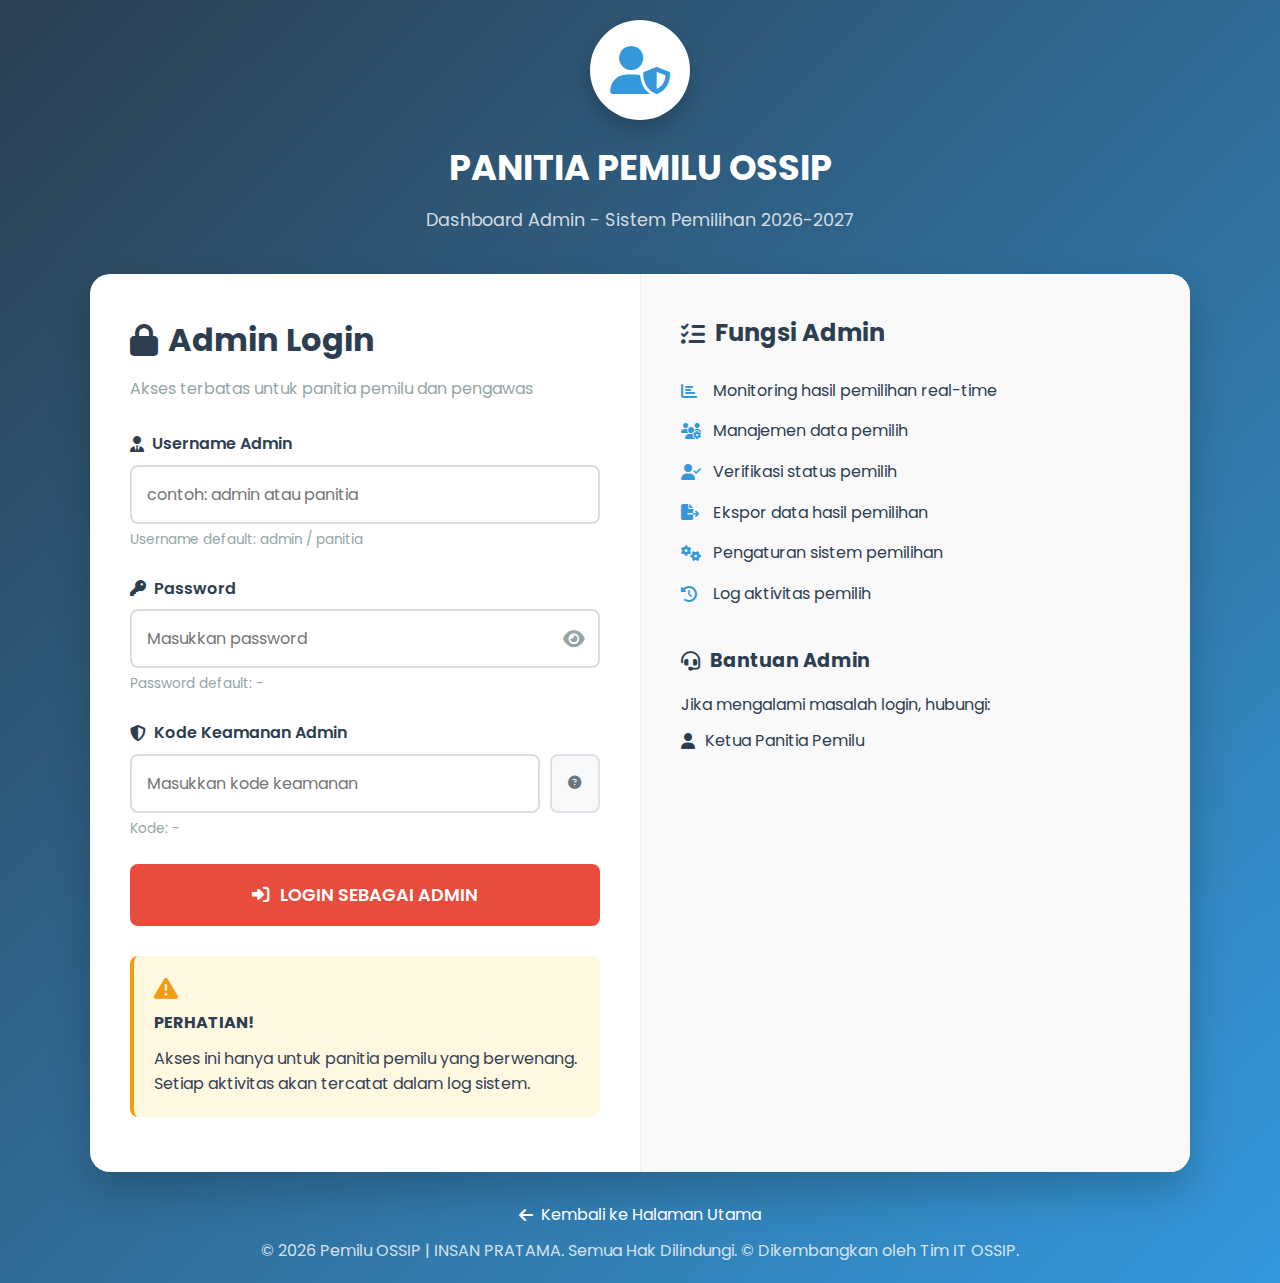
<file: admin-login.html>
<!DOCTYPE html>
<html lang="id">
<head>
    <meta charset="UTF-8">
    <meta name="viewport" content="width=device-width, initial-scale=1.0">
    <title>Login Admin</title>
    <link rel="stylesheet" href="style.css">
    <link rel="icon" type="image/png" href="assets/ossip-bg.png">
    <link rel="stylesheet" href="https://cdnjs.cloudflare.com/ajax/libs/font-awesome/6.4.0/css/all.min.css">
    <link href="https://fonts.googleapis.com/css2?family=Poppins:wght@300;400;500;600;700&display=swap" rel="stylesheet">
</head>
<body class="admin-login-page">
    <div class="admin-login-container">
        <div class="admin-login-header">
            <div class="admin-logo">
                <div class="logo-circle">
                    <i class="fas fa-user-shield"></i>
                </div>
                <h1>PANITIA PEMILU OSSIP</h1>
                <p>Dashboard Admin - Sistem Pemilihan 2026-2027</p>
            </div>
        </div>
        
        <div class="admin-login-card">
            <div class="admin-login-form">
                <h2><i class="fas fa-lock"></i> Admin Login</h2>
                <p class="admin-subtitle">Akses terbatas untuk panitia pemilu dan pengawas</p>
                
                <!-- Login Status Message -->
                <div class="login-message" id="loginMessage"></div>
                
                <!-- Login Attempts Warning -->
                <div class="login-attempts-warning" id="loginAttemptsWarning" style="display: none;">
                    <i class="fas fa-exclamation-triangle"></i>
                    <span id="attemptsText">Percobaan login tersisa: <span id="attemptsCount">3</span></span>
                </div>
                
                <form id="adminLoginForm">
                    <div class="form-group">
                        <label for="adminUsername"><i class="fas fa-user-tie"></i> Username Admin</label>
                        <input type="text" id="adminUsername" name="adminUsername" placeholder="contoh: admin atau panitia" required>
                        <small class="form-help">Username default: admin / panitia</small>
                    </div>
                    
                    <div class="form-group">
                        <label for="adminPassword"><i class="fas fa-key"></i> Password</label>
                        <div class="password-container">
                            <input type="password" id="adminPassword" name="adminPassword" placeholder="Masukkan password" required>
                            <button type="button" class="toggle-password" id="togglePassword">
                                <i class="fas fa-eye"></i>
                            </button>
                        </div>
                        <small class="form-help">Password default: -</small>
                    </div>
                    
                    <div class="form-group">
                        <label for="adminCode"><i class="fas fa-shield-alt"></i> Kode Keamanan Admin</label>
                        <div class="security-code-container">
                            <input type="password" id="adminCode" name="adminCode" placeholder="Masukkan kode keamanan" required>
                            <button type="button" class="btn-security-hint" id="securityHintBtn" title="Petunjuk kode">
                                <i class="fas fa-question-circle"></i>
                            </button>
                        </div>
                        <small class="form-help">Kode: -</small>
                        <div class="security-info" id="securityInfo" style="display: none;">
                            <p><strong>Kode Keamanan Sistem:</strong> <span id="systemSecurityHint">-</span></p>
                            <p class="hint-note"><i class="fas fa-exclamation-triangle"></i> Rahasiakan kode ini!</p>
                        </div>
                    </div>
                    
                    <div class="form-actions">
                        <button type="submit" class="btn-admin-login" id="loginButton">
                            <i class="fas fa-sign-in-alt"></i> LOGIN SEBAGAI ADMIN
                        </button>
                    </div>
                </form>
                
                <div class="admin-login-info">
                    <div class="info-box">
                        <i class="fas fa-exclamation-triangle"></i>
                        <h4>PERHATIAN!</h4>
                        <p>Akses ini hanya untuk panitia pemilu yang berwenang. Setiap aktivitas akan tercatat dalam log sistem.</p>
                    </div>
                </div>
            </div>
            
            <div class="admin-login-sidebar">
                <h3><i class="fas fa-tasks"></i> Fungsi Admin</h3>
                <ul class="admin-functions">
                    <li><i class="fas fa-chart-bar"></i> Monitoring hasil pemilihan real-time</li>
                    <li><i class="fas fa-users-cog"></i> Manajemen data pemilih</li>
                    <li><i class="fas fa-user-check"></i> Verifikasi status pemilih</li>
                    <li><i class="fas fa-file-export"></i> Ekspor data hasil pemilihan</li>
                    <li><i class="fas fa-cogs"></i> Pengaturan sistem pemilihan</li>
                    <li><i class="fas fa-history"></i> Log aktivitas pemilih</li>
                </ul>
                
                <div class="admin-contact">
                    <h4><i class="fas fa-headset"></i> Bantuan Admin</h4>
                    <p>Jika mengalami masalah login, hubungi:</p>
                    <p><i class="fas fa-user"></i> Ketua Panitia Pemilu</p>
                </div>
            </div>
        </div>
        
        <div class="admin-login-footer">
            <a href="index.html"><i class="fas fa-arrow-left"></i> Kembali ke Halaman Utama</a>
            <p>© 2026 Pemilu OSSIP | INSAN PRATAMA. Semua Hak Dilindungi. &copy; Dikembangkan oleh Tim IT OSSIP.</p>
        </div>
    </div>

    <!-- Security Modal -->
    <div class="modal-overlay" id="securityModal" style="display: none;">
        <div class="modal-content security-modal">
            <div class="modal-header">
                <h2><i class="fas fa-user-shield"></i> Sistem Keamanan Admin</h2>
                <button class="modal-close" id="closeSecurityModal">&times;</button>
            </div>
            <div class="modal-body">
                <div class="security-level">
                    <div class="security-icon">
                        <i class="fas fa-lock"></i>
                    </div>
                    <h3>Tingkat Keamanan: TINGGI</h3>
                    <p>Sistem ini dilindungi oleh kode keamanan bertingkat</p>
                </div>
                
                <div class="security-instructions">
                    <h4><i class="fas fa-info-circle"></i> Instruksi Kode Keamanan:</h4>
                    <ol>
                        <li>Kode keamanan hanya diberikan kepada panitia terpercaya</li>
                        <li>Kode terdiri dari kombinasi huruf dan angka</li>
                        <li>Kode bersifat <strong>case-sensitive</strong> (perhatikan huruf besar/kecil)</li>
                        <li>Jangan bagikan kode kepada siapapun</li>
                        <li>Setelah login, semua aktivitas akan tercatat</li>
                    </ol>
                </div>
                
                <div class="security-contact">
                    <h4><i class="fas fa-headset"></i> Lupa Kode?</h4>
                    <p>Hubungi Ketua Panitia Terdekat</p>
                </div>
            </div>
            <div class="modal-footer">
                <button class="btn-confirm" id="understandBtn">
                    <i class="fas fa-check"></i> MENGERTI
                </button>
            </div>
        </div>
    </div>

    <!-- Tambahkan script -->
    <script src="database.js"></script>
    <script>
        // Wait for database to be ready
        document.addEventListener('DOMContentLoaded', function() {
            console.log('Admin Login Page Loaded');
            
            // Initialize variables
            let loginAttempts = 3;
            let isLocked = false;
            
            // DOM Elements
            const loginForm = document.getElementById('adminLoginForm');
            const adminUsername = document.getElementById('adminUsername');
            const adminPassword = document.getElementById('adminPassword');
            const adminCode = document.getElementById('adminCode');
            const togglePassword = document.getElementById('togglePassword');
            const securityHintBtn = document.getElementById('securityHintBtn');
            const securityInfo = document.getElementById('securityInfo');
            const securityModal = document.getElementById('securityModal');
            const closeSecurityModal = document.getElementById('closeSecurityModal');
            const understandBtn = document.getElementById('understandBtn');
            const loginButton = document.getElementById('loginButton');
            const loginMessage = document.getElementById('loginMessage');
            const loginAttemptsWarning = document.getElementById('loginAttemptsWarning');
            const attemptsCount = document.getElementById('attemptsCount');
            const attemptsText = document.getElementById('attemptsText');
            
            // Toggle password visibility
            togglePassword.addEventListener('click', function() {
                const type = adminPassword.getAttribute('type') === 'password' ? 'text' : 'password';
                adminPassword.setAttribute('type', type);
                this.innerHTML = type === 'password' ? '<i class="fas fa-eye"></i>' : '<i class="fas fa-eye-slash"></i>';
            });
            
            // Show/hide security hint
            securityHintBtn.addEventListener('click', function() {
                securityInfo.style.display = securityInfo.style.display === 'none' ? 'block' : 'none';
            });
            
            // Show security modal
            securityHintBtn.addEventListener('dblclick', function() {
                securityModal.style.display = 'block';
            });
            
            // Close security modal
            closeSecurityModal.addEventListener('click', function() {
                securityModal.style.display = 'none';
            });
            
            // Close security modal with understand button
            understandBtn.addEventListener('click', function() {
                securityModal.style.display = 'none';
            });
            
            // Close modal when clicking outside
            window.addEventListener('click', function(event) {
                if (event.target === securityModal) {
                    securityModal.style.display = 'none';
                }
            });
            
            // Show login attempts warning
            function showLoginAttemptsWarning() {
                loginAttemptsWarning.style.display = 'flex';
                attemptsCount.textContent = loginAttempts;
                
                if (loginAttempts <= 1) {
                    attemptsText.innerHTML = '<strong>Percobaan terakhir!</strong>';
                    loginAttemptsWarning.style.background = 'linear-gradient(135deg, #ff4444, #cc0000)';
                } else if (loginAttempts <= 2) {
                    loginAttemptsWarning.style.background = 'linear-gradient(135deg, #ff9800, #f57c00)';
                }
            }
            
            // Show login message
            function showMessage(message, type = 'error') {
                loginMessage.textContent = message;
                loginMessage.className = `login-message ${type}`;
                loginMessage.style.display = 'block';
                
                // Auto hide after 5 seconds for success messages
                if (type === 'success') {
                    setTimeout(() => {
                        loginMessage.style.display = 'none';
                    }, 5000);
                }
            }
            
            // Disable login form
            function disableLoginForm() {
                adminUsername.disabled = true;
                adminPassword.disabled = true;
                adminCode.disabled = true;
                loginButton.disabled = true;
                loginButton.innerHTML = '<i class="fas fa-lock"></i> AKUN TERKUNCI';
                loginButton.style.background = 'linear-gradient(135deg, #666, #444)';
                loginButton.style.cursor = 'not-allowed';
                showMessage('Login dinonaktifkan. Hubungi administrator.', 'error');
                isLocked = true;
            }
            
            // Handle login form submission
            loginForm.addEventListener('submit', async function(e) {
                e.preventDefault();
                
                // Check if locked
                if (isLocked) {
                    showMessage('Login dinonaktifkan. Hubungi administrator.', 'error');
                    return;
                }
                
                // Get form values
                const username = adminUsername.value.trim();
                const password = adminPassword.value.trim();
                const securityCode = adminCode.value.trim();
                
                // Validate security code
                const validSecurityCode = 'OSSIP2026';
                if (securityCode !== validSecurityCode) {
                    showMessage('Kode keamanan salah!', 'error');
                    loginAttempts--;
                    
                    if (loginAttempts > 0) {
                        showLoginAttemptsWarning();
                        showMessage(`Kode keamanan salah. Percobaan tersisa: ${loginAttempts}`, 'error');
                    } else {
                        disableLoginForm();
                    }
                    return;
                }
                
                // Show loading state
                loginButton.innerHTML = '<i class="fas fa-spinner fa-spin"></i> MEMPROSES...';
                loginButton.disabled = true;
                
                try {
                    // Wait for database to be ready
                    if (!window.db || !window.db.db) {
                        await new Promise(resolve => {
                            const checkDB = setInterval(() => {
                                if (window.db && window.db.db) {
                                    clearInterval(checkDB);
                                    resolve();
                                }
                            }, 100);
                        });
                    }
                    
                    // Validate admin login
                    const result = await window.db.validateAdminLogin(username, password);
                    
                    if (result.success) {
                        // Login successful
                        showMessage('Login berhasil! Mengarahkan ke dashboard...', 'success');
                        
                        // Store admin session
                        sessionStorage.setItem('adminLoggedIn', 'true');
                        sessionStorage.setItem('adminUsername', result.admin.username);
                        sessionStorage.setItem('adminName', result.admin.name);
                        sessionStorage.setItem('adminRole', result.admin.role);
                        
                        // Reset login attempts
                        loginAttempts = 3;
                        loginAttemptsWarning.style.display = 'none';
                        
                        // Redirect to admin dashboard after 2 seconds
                        setTimeout(() => {
                            window.location.href = 'admin-dashboard.html';
                        }, 2000);
                        
                    } else {
                        // Login failed
                        showMessage(result.message, 'error');
                        loginAttempts--;
                        
                        if (loginAttempts > 0) {
                            showLoginAttemptsWarning();
                        } else {
                            disableLoginForm();
                        }
                        
                        // Reset button
                        loginButton.innerHTML = '<i class="fas fa-sign-in-alt"></i> LOGIN SEBAGAI ADMIN';
                        loginButton.disabled = false;
                    }
                    
                } catch (error) {
                    console.error('Login error:', error);
                    showMessage('Terjadi kesalahan sistem. Silakan coba lagi.', 'error');
                    
                    // Reset button
                    loginButton.innerHTML = '<i class="fas fa-sign-in-alt"></i> LOGIN SEBAGAI ADMIN';
                    loginButton.disabled = false;
                }
            });
            
            // Initialize form with demo credentials
            function initDemoCredentials() {
                // You can optionally pre-fill demo credentials for testing
                // adminUsername.value = 'admin';
                // adminPassword.value = 'admin123';
                // adminCode.value = 'OSSIP2026';
            }
            
            // Initialize page
            initDemoCredentials();
            
            // Check if database is ready
            if (window.db && window.db.db) {
                console.log('Database is ready');
            } else {
                console.log('Waiting for database...');
                document.addEventListener('databaseReady', function() {
                    console.log('Database ready event received');
                });
            }
        });

        // In validateAdminLogin success handler:
if (result.success) {
    // Login successful
    showMessage('Login berhasil! Mengarahkan ke dashboard...', 'success');
    
    // Store admin session
    sessionStorage.setItem('adminLoggedIn', 'true');
    sessionStorage.setItem('adminUsername', result.admin.username);
    sessionStorage.setItem('adminName', result.admin.name);
    sessionStorage.setItem('adminRole', result.admin.role);
    sessionStorage.setItem('adminPermissions', JSON.stringify(result.admin.permissions));
    sessionStorage.setItem('adminLoginTime', new Date().toISOString());
    
    // Reset login attempts
    loginAttempts = 3;
    loginAttemptsWarning.style.display = 'none';
    
    // Redirect to admin dashboard after 2 seconds
    setTimeout(() => {
        window.location.href = 'admin-dashboard.html';
    }, 2000);
}

// Di admin-login.html, pastikan session disimpan:
sessionStorage.setItem('adminLoggedIn', 'true');
sessionStorage.setItem('adminUsername', result.admin.username);
sessionStorage.setItem('adminName', result.admin.name);
sessionStorage.setItem('adminRole', result.admin.role);


    </script>
</body>
</html>
</file>
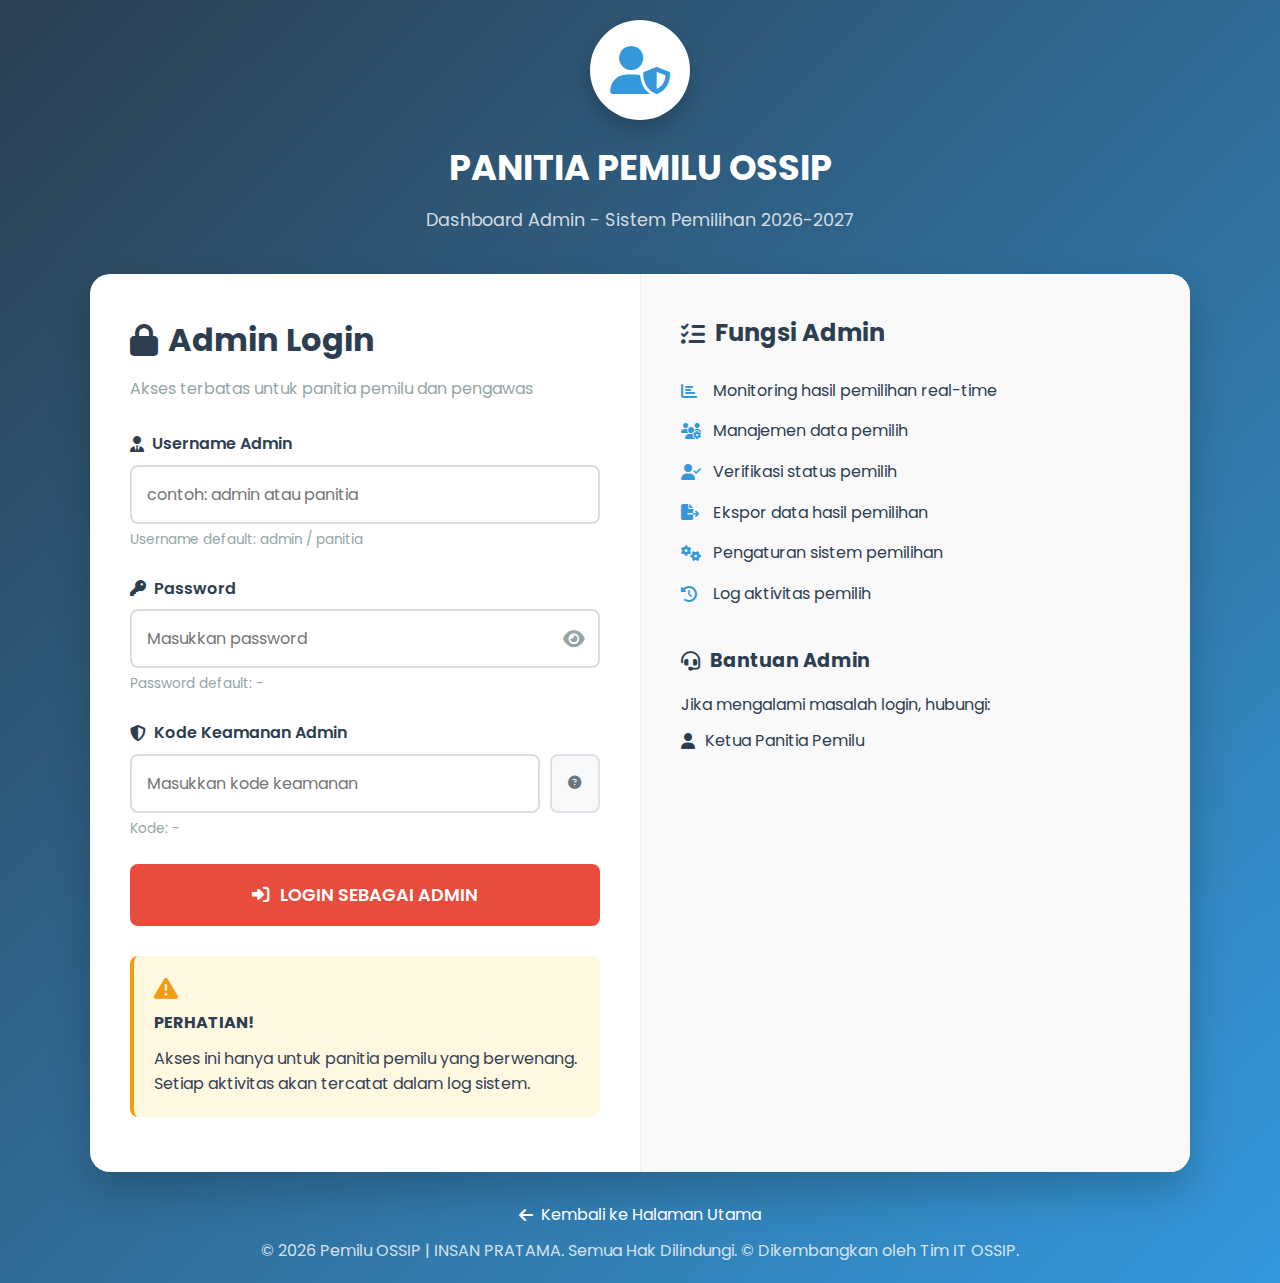
<file: admin-logs.html>
<!DOCTYPE html>
<html lang="id">
<head>
    <meta charset="UTF-8">
    <meta name="viewport" content="width=device-width, initial-scale=1.0">
    <title>Admin OSSIP - Log Aktivitas</title>
    <link rel="icon" type="image/png" href="assets/ossip-bg.png">
    <link rel="stylesheet" href="https://cdnjs.cloudflare.com/ajax/libs/font-awesome/6.4.0/css/all.min.css">
    <style>
        /* (CSS tetap sama seperti sebelumnya, tambahkan di bagian bawah) */

        /* Notification System */
        .notification-container {
            position: fixed;
            top: 80px;
            right: 20px;
            z-index: 10000;
            display: flex;
            flex-direction: column;
            gap: 10px;
            max-width: 350px;
        }

        .notification {
            background: white;
            border-radius: 8px;
            padding: 15px;
            box-shadow: 0 4px 12px rgba(0,0,0,0.15);
            display: flex;
            align-items: center;
            gap: 12px;
            animation: slideInRight 0.3s ease;
            border-left: 4px solid #4CAF50;
            max-width: 350px;
        }

        .notification.info {
            border-left-color: #2196F3;
        }

        .notification.warning {
            border-left-color: #FF9800;
        }

        .notification.error {
            border-left-color: #F44336;
        }

        .notification.success {
            border-left-color: #4CAF50;
        }

        .notification-icon {
            font-size: 20px;
            flex-shrink: 0;
        }

        .notification-info {
            flex: 1;
            min-width: 0;
        }

        .notification-title {
            font-weight: 600;
            margin-bottom: 4px;
            color: #333;
            font-size: 14px;
        }

        .notification-message {
            font-size: 13px;
            color: #666;
            line-height: 1.4;
        }

        .notification-close {
            background: none;
            border: none;
            color: #999;
            cursor: pointer;
            font-size: 14px;
            padding: 4px;
            flex-shrink: 0;
        }

        .notification-close:hover {
            color: #666;
        }

        @keyframes slideInRight {
            from { transform: translateX(100%); opacity: 0; }
            to { transform: translateX(0); opacity: 1; }
        }

        @keyframes slideOutRight {
            from { transform: translateX(0); opacity: 1; }
            to { transform: translateX(100%); opacity: 0; }
        }

        @keyframes fadeOut {
            from { opacity: 1; }
            to { opacity: 0; }
        }

        /* New Activity Indicator */
        .new-activity-indicator {
            position: fixed;
            top: 70px;
            right: 20px;
            background: #FF5722;
            color: white;
            padding: 8px 15px;
            border-radius: 20px;
            font-size: 12px;
            font-weight: 600;
            display: flex;
            align-items: center;
            gap: 8px;
            z-index: 9999;
            box-shadow: 0 4px 12px rgba(0,0,0,0.2);
            cursor: pointer;
            animation: pulse 2s infinite;
        }

        @keyframes pulse {
            0% { transform: scale(1); }
            50% { transform: scale(1.05); }
            100% { transform: scale(1); }
        }

        /* Live Badge */
        .live-badge {
            position: fixed;
            top: 20px;
            right: 20px;
            background: #4CAF50;
            color: white;
            padding: 6px 12px;
            border-radius: 4px;
            font-size: 11px;
            font-weight: 600;
            display: flex;
            align-items: center;
            gap: 6px;
            z-index: 9998;
            box-shadow: 0 2px 8px rgba(0,0,0,0.1);
        }

        .live-badge .dot {
            width: 8px;
            height: 8px;
            background: white;
            border-radius: 50%;
            animation: blink 2s infinite;
        }

        @keyframes blink {
            0%, 100% { opacity: 1; }
            50% { opacity: 0.3; }
        }

        /* Auto-refresh Status */
        .auto-refresh-status {
            position: fixed;
            bottom: 20px;
            right: 20px;
            background: rgba(33, 150, 243, 0.9);
            color: white;
            padding: 8px 15px;
            border-radius: 20px;
            font-size: 12px;
            display: flex;
            align-items: center;
            gap: 8px;
            z-index: 9997;
            backdrop-filter: blur(10px);
        }

        .auto-refresh-status i {
            animation: spin 10s linear infinite;
        }

        @keyframes spin {
            from { transform: rotate(0deg); }
            to { transform: rotate(360deg); }
        }

        /* Last Update Info */
        .last-update-info {
            font-size: 12px;
            color: #666;
            text-align: center;
            margin-top: 10px;
        }

        /* Remove old sync status styles */
        .sync-status {
            display: none;
        }
    </style>
</head>
<body>
    <!-- Live Badge -->
    <div class="live-badge" id="liveBadge">
        <div class="dot"></div>
        LIVE
    </div>

    <!-- New Activity Indicator -->
    <div class="new-activity-indicator" id="newActivityIndicator" style="display: none;" onclick="loadNewLogs()">
        <i class="fas fa-bell"></i>
        <span id="newLogsCount">0</span> log baru
    </div>

    <!-- Notification Container -->
    <div class="notification-container" id="notificationContainer"></div>

    <!-- Auto Refresh Status -->
    <div class="auto-refresh-status" id="autoRefreshStatus">
        <i class="fas fa-sync-alt"></i>
        Auto-refresh: <span id="refreshTimer">10s</span>
    </div>

    <div class="admin-dashboard-container">
        <!-- Sidebar -->
        <div class="admin-sidebar">
            <div class="admin-profile">
                <div class="profile-avatar">
                    <i class="fas fa-user-shield"></i>
                </div>
                <h3 id="adminName">Admin OSSIP</h3>
                <p class="admin-role" id="adminRole">Pengurus Organisasi</p>
                <p class="admin-username" id="adminUsername">@ossip_admin</p>
            </div>
            
            <nav class="admin-menu">
                <ul>
                    <li>
                        <a href="admin-dashboard.html">
                            <i class="fas fa-tachometer-alt"></i>
                            <span>Dashboard</span>
                        </a>
                    </li>
                    <li>
                        <a href="admin-voters.html">
                            <i class="fas fa-users"></i>
                            <span>Data Santri</span>
                        </a>
                    </li>
                    <li>
                        <a href="admin-statistics.html">
                            <i class="fas fa-chart-bar"></i>
                            <span>Statistik</span>
                        </a>
                    </li>
                    <li class="active">
                        <a href="admin-logs.html">
                            <i class="fas fa-history"></i>
                            <span>Log Aktivitas</span>
                        </a>
                    </li>
                    <li>
                        <a href="admin-settings.html">
                            <i class="fas fa-cog"></i>
                            <span>Pengaturan</span>
                        </a>
                    </li>
                </ul>
            </nav>
            
            <div class="logout-section" style="margin-top: 30px; padding-top: 20px; border-top: 1px solid rgba(255,255,255,0.1);">
                <button class="btn-primary" onclick="logout()" style="width: 100%;">
                    <i class="fas fa-sign-out-alt"></i> Logout
                </button>
            </div>
        </div>

        <!-- Main Content -->
        <div class="admin-main-content">
            <!-- Page Header -->
            <div class="page-header">
                <h1><i class="fas fa-history"></i> Log Aktivitas Sistem OSSIP <span class="ossip-badge">Real-time</span></h1>
                <div class="header-actions">
                    <button class="btn-secondary" onclick="clearOldLogs()">
                        <i class="fas fa-trash"></i> Hapus Log Lama
                    </button>
                    <button class="btn-primary" onclick="exportLogs()">
                        <i class="fas fa-download"></i> Ekspor Log
                    </button>
                </div>
            </div>

            <!-- OSSIP Banner -->
            <div class="ossip-log-banner">
                <i class="fas fa-mosque"></i> LOG SISTEM PEMILIHAN PENGURUS OSSIP 2024-2025
                <div style="font-size: 12px; margin-top: 5px;">
                    <i class="fas fa-broadcast-tower"></i> Monitoring real-time • Auto-refresh setiap 10 detik
                </div>
            </div>

            <!-- Log Statistics -->
            <div class="log-stats" id="logStats">
                <div class="stat-card">
                    <div class="icon" style="color: #1a237e;">
                        <i class="fas fa-spinner fa-spin"></i>
                    </div>
                    <div class="value">-</div>
                    <div class="label">Memuat statistik...</div>
                </div>
            </div>

            <!-- Search and Filter -->
            <div class="logs-filter-section">
                <div class="filter-grid">
                    <div class="form-group log-search-box">
                        <label for="logSearch"><i class="fas fa-search"></i> Cari Log</label>
                        <i class="fas fa-search"></i>
                        <input type="text" id="logSearch" class="form-control" placeholder="Pesan, pengguna, atau IP..." oninput="filterLogs()">
                    </div>
                    <div class="form-group">
                        <label for="logLevel"><i class="fas fa-filter"></i> Level Log</label>
                        <select id="logLevel" class="form-control" onchange="filterLogs()">
                            <option value="">Semua Level</option>
                            <option value="info">Info</option>
                            <option value="warning">Warning</option>
                            <option value="error">Error</option>
                            <option value="success">Success</option>
                            <option value="security">Security</option>
                        </select>
                    </div>
                    <div class="form-group">
                        <label for="logUser"><i class="fas fa-user"></i> Pengguna</label>
                        <select id="logUser" class="form-control" onchange="filterLogs()">
                            <option value="">Semua Pengguna</option>
                        </select>
                    </div>
                    <div class="form-group">
                        <label for="logModule"><i class="fas fa-cube"></i> Modul</label>
                        <select id="logModule" class="form-control" onchange="filterLogs()">
                            <option value="">Semua Modul</option>
                            <option value="auth">Autentikasi</option>
                            <option value="voting">Pemilihan</option>
                            <option value="candidate">Calon Pengurus</option>
                            <option value="system">Sistem</option>
                            <option value="admin">Admin</option>
                        </select>
                    </div>
                </div>
                <div class="filter-grid" style="margin-top: 20px;">
                    <div class="form-group date-range">
                        <div style="flex: 1;">
                            <label for="startDate">Dari Tanggal</label>
                            <input type="date" id="startDate" class="form-control" onchange="filterLogs()">
                        </div>
                        <div style="flex: 1;">
                            <label for="endDate">Sampai Tanggal</label>
                            <input type="date" id="endDate" class="form-control" onchange="filterLogs()">
                        </div>
                    </div>
                    <div style="display: flex; align-items: flex-end; gap: 10px;">
                        <button class="btn-filter" onclick="filterLogs()">
                            <i class="fas fa-filter"></i> Terapkan Filter
                        </button>
                        <button class="btn-secondary" onclick="resetFilters()">
                            <i class="fas fa-redo"></i> Reset
                        </button>
                    </div>
                </div>
            </div>

            <!-- Last Update Info -->
            <div class="last-update-info">
                <i class="fas fa-clock"></i> Terakhir diperbarui: <span id="lastUpdateTime">-</span>
                • Auto-refresh: <span id="nextRefreshTime">-</span>
            </div>

            <!-- Logs Table -->
            <div class="voters-table-container">
                <div class="table-responsive">
                    <table class="logs-table">
                        <thead>
                            <tr>
                                <th>Timestamp</th>
                                <th>Level</th>
                                <th>Pengguna</th>
                                <th>Pesan</th>
                                <th>Modul</th>
                                <th>IP Address</th>
                                <th>Aksi</th>
                            </tr>
                        </thead>
                        <tbody id="logsTableBody">
                            <tr>
                                <td colspan="7" style="text-align: center; padding: 40px;">
                                    <div class="empty-state">
                                        <i class="fas fa-spinner fa-spin"></i>
                                        <h3>Memuat log aktivitas...</h3>
                                    </div>
                                </td>
                            </tr>
                        </tbody>
                    </table>
                </div>
            </div>

            <!-- Pagination -->
            <div class="pagination">
                <ul class="pagination" id="logsPagination"></ul>
            </div>

            <!-- Footer -->
            <div class="admin-footer">
                <p>&copy; 2024 Organisasi Siswa Santri (OSSIP). Hak Cipta Dilindungi.</p>
                <p><i class="fas fa-mosque"></i> Pondok Pesantren Darussalam</p>
                <p>Log disimpan selama 90 hari | Sistem real-time aktif</p>
            </div>
        </div>
    </div>

    <!-- Modal Detail Log -->
    <div id="logDetailModal" class="modal log-detail-modal">
        <div class="modal-content">
            <div class="modal-header">
                <h3 class="modal-title"><i class="fas fa-info-circle"></i> Detail Log OSSIP</h3>
                <button class="close-modal" onclick="closeLogDetailModal()">&times;</button>
            </div>
            <div class="modal-body">
                <div class="log-detail-content" id="logDetailContent"></div>
                <div class="modal-actions" style="margin-top: 20px; text-align: right;">
                    <button type="button" class="btn-secondary" onclick="closeLogDetailModal()">Tutup</button>
                </div>
            </div>
        </div>
    </div>

    <!-- Load Database Script -->
    <script src="database.js"></script>
    
    <script>
        // Session Check
        function checkSession() {
            const isLoggedIn = sessionStorage.getItem('adminLoggedIn');
            const adminUsername = sessionStorage.getItem('adminUsername');
            
            if (!isLoggedIn || !adminUsername) {
                alert('⚠️ Anda harus login sebagai admin terlebih dahulu!');
                window.location.href = 'admin-login.html';
                return false;
            }
            
            // Set admin info
            const adminName = sessionStorage.getItem('adminName') || 'Admin';
            const adminRole = sessionStorage.getItem('adminRole') || 'Administrator';
            
            document.getElementById('adminName').textContent = adminName;
            document.getElementById('adminRole').textContent = adminRole;
            document.getElementById('adminUsername').textContent = '@' + adminUsername;
            
            return true;
        }
        
        // Global variables
        let allLogs = [];
        let filteredLogs = [];
        let currentPage = 1;
        const logsPerPage = 20;
        let autoRefreshInterval;
        let lastLogCount = 0;
        let newLogsCount = 0;
        let refreshTimer = 10; // 10 seconds
        let refreshInterval;
        let isAutoRefreshEnabled = true;
        let lastUpdateTime = null;
        
        // Initialize page
        async function initializePage() {
            if (!checkSession()) return;
            
            console.log('Initializing logs page...');
            
            // Set default dates
            const today = new Date();
            const lastWeek = new Date(today);
            lastWeek.setDate(lastWeek.getDate() - 7);
            
            document.getElementById('startDate').value = lastWeek.toISOString().slice(0, 10);
            document.getElementById('endDate').value = today.toISOString().slice(0, 10);
            
            // Initialize database
            await initializeDatabase();
            
            // Load initial logs
            await refreshLogs();
            
            // Setup auto-refresh
            setupAutoRefresh();
            
            // Setup database sync
            setupDatabaseSync();
            
            // Start refresh timer
            startRefreshTimer();
        }
        
        // Initialize database
        async function initializeDatabase() {
            return new Promise((resolve, reject) => {
                console.log('Checking database...');
                
                // Check if database is already available
                if (window.db && typeof window.db.getAllAuditLogs === 'function') {
                    console.log('✅ Database already initialized');
                    showNotification('Sistem siap', 'Database terhubung', 'success');
                    resolve(true);
                    return;
                }
                
                // Wait for database to be ready
                let attempts = 0;
                const maxAttempts = 30;
                
                const checkInterval = setInterval(() => {
                    attempts++;
                    
                    if (window.db && typeof window.db.getAllAuditLogs === 'function') {
                        clearInterval(checkInterval);
                        console.log('✅ Database initialized successfully');
                        showNotification('Sistem siap', 'Database terhubung', 'success');
                        resolve(true);
                    } else if (attempts >= maxAttempts) {
                        clearInterval(checkInterval);
                        console.error('❌ Database not available');
                        showNotification('Database Error', 'Database tidak tersedia', 'error');
                        reject(new Error('Database tidak tersedia'));
                    }
                }, 500);
            });
        }
        
        // Setup database sync
        function setupDatabaseSync() {
            // Listen for database update events
            window.addEventListener('databaseUpdated', async (event) => {
                console.log('📡 Database update received:', event.detail);
                
                if (event.detail.type === 'voteCast' || 
                    event.detail.type === 'adminLogin' ||
                    event.detail.type === 'voteReset' ||
                    event.detail.type === 'auditLogAdded' ||
                    event.detail.type === 'voterUpdated') {
                    
                    // Check for new logs
                    checkForNewLogs();
                    
                    // Show notification based on event type
                    let message = '';
                    let type = 'info';
                    
                    switch(event.detail.type) {
                        case 'voteCast':
                            message = 'Santri baru saja melakukan voting';
                            type = 'success';
                            break;
                        case 'adminLogin':
                            message = 'Admin baru saja login';
                            type = 'info';
                            break;
                        case 'voteReset':
                            message = 'Data voting telah direset';
                            type = 'warning';
                            break;
                        case 'voterUpdated':
                            message = 'Data santri diperbarui';
                            type = 'info';
                            break;
                    }
                    
                    if (message) {
                        showNotification('Aktivitas Baru', message, type);
                    }
                }
            });
            
            // Listen for localStorage changes (cross-tab sync)
            window.addEventListener('storage', (event) => {
                if (event.key === 'lastAuditLogUpdate') {
                    console.log('📡 Storage update detected');
                    checkForNewLogs();
                }
            });
        }
        
        // Setup auto-refresh
        function setupAutoRefresh() {
            // Clear existing interval
            if (autoRefreshInterval) {
                clearInterval(autoRefreshInterval);
            }
            
            // Set new interval (refresh every 10 seconds)
            autoRefreshInterval = setInterval(async () => {
                if (isAutoRefreshEnabled) {
                    await checkForNewLogs();
                }
            }, 10000); // 10 seconds
        }
        
        // Start refresh timer
        function startRefreshTimer() {
            refreshTimer = 10;
            updateRefreshTimer();
            
            if (refreshInterval) {
                clearInterval(refreshInterval);
            }
            
            refreshInterval = setInterval(() => {
                refreshTimer--;
                updateRefreshTimer();
                
                if (refreshTimer <= 0) {
                    refreshTimer = 10;
                    if (isAutoRefreshEnabled) {
                        checkForNewLogs();
                    }
                }
            }, 1000);
        }
        
        // Update refresh timer display
        function updateRefreshTimer() {
            document.getElementById('refreshTimer').textContent = refreshTimer + 's';
            
            // Update next refresh time
            const nextRefresh = new Date(Date.now() + refreshTimer * 1000);
            document.getElementById('nextRefreshTime').textContent = 
                'dalam ' + refreshTimer + ' detik (' + nextRefresh.toLocaleTimeString('id-ID', { 
                    hour: '2-digit', 
                    minute: '2-digit',
                    second: '2-digit'
                }) + ')';
        }
        
        // Check for new logs
        async function checkForNewLogs() {
            try {
                if (!window.db || !window.db.getAllAuditLogs) return;
                
                const currentLogs = await window.db.getAllAuditLogs();
                
                if (allLogs.length > 0) {
                    // Find new logs
                    const newLogs = currentLogs.filter(newLog => 
                        !allLogs.some(existingLog => existingLog.id === newLog.id)
                    );
                    
                    if (newLogs.length > 0) {
                        // Update count
                        newLogsCount += newLogs.length;
                        
                        // Show indicator
                        const indicator = document.getElementById('newActivityIndicator');
                        const countElement = document.getElementById('newLogsCount');
                        
                        countElement.textContent = newLogsCount;
                        indicator.style.display = 'flex';
                        
                        // Show notification for new logs
                        showNotification(
                            'Log Baru',
                            `Ada ${newLogs.length} log aktivitas baru`,
                            'info'
                        );
                        
                        // Log new activities to console
                        newLogs.forEach(log => {
                            console.log('📝 New log:', log.action, 'by', log.user_name);
                        });
                    }
                }
                
            } catch (error) {
                console.error('Error checking for new logs:', error);
            }
        }
        
        // Load new logs when indicator is clicked
        async function loadNewLogs() {
            const indicator = document.getElementById('newActivityIndicator');
            indicator.style.display = 'none';
            newLogsCount = 0;
            
            showNotification('Memuat...', 'Mengambil log terbaru', 'info');
            await refreshLogs();
        }
        
        // Show notification
        function showNotification(title, message, type = 'info') {
            const container = document.getElementById('notificationContainer');
            
            const notification = document.createElement('div');
            notification.className = `notification ${type}`;
            
            // Set icon based on type
            let icon = 'fas fa-info-circle';
            switch(type) {
                case 'success': icon = 'fas fa-check-circle'; break;
                case 'warning': icon = 'fas fa-exclamation-triangle'; break;
                case 'error': icon = 'fas fa-times-circle'; break;
                case 'info': icon = 'fas fa-info-circle'; break;
            }
            
            notification.innerHTML = `
                <div class="notification-icon">
                    <i class="${icon}"></i>
                </div>
                <div class="notification-info">
                    <div class="notification-title">${title}</div>
                    <div class="notification-message">${message}</div>
                </div>
                <button class="notification-close" onclick="this.parentElement.remove()">
                    <i class="fas fa-times"></i>
                </button>
            `;
            
            // Add to container
            container.appendChild(notification);
            
            // Auto-remove after 5 seconds
            setTimeout(() => {
                if (notification.parentNode) {
                    notification.style.animation = 'slideOutRight 0.3s ease';
                    setTimeout(() => notification.remove(), 300);
                }
            }, 5000);
            
            // Play sound for important notifications
            if (type === 'error' || type === 'warning') {
                playNotificationSound();
            }
        }
        
        // Play notification sound
        function playNotificationSound() {
            try {
                // Create a simple beep sound
                const audioContext = new (window.AudioContext || window.webkitAudioContext)();
                const oscillator = audioContext.createOscillator();
                const gainNode = audioContext.createGain();
                
                oscillator.connect(gainNode);
                gainNode.connect(audioContext.destination);
                
                oscillator.frequency.value = 800;
                oscillator.type = 'sine';
                
                gainNode.gain.setValueAtTime(0.3, audioContext.currentTime);
                gainNode.gain.exponentialRampToValueAtTime(0.01, audioContext.currentTime + 0.5);
                
                oscillator.start(audioContext.currentTime);
                oscillator.stop(audioContext.currentTime + 0.5);
                
            } catch (error) {
                console.log('Audio not supported');
            }
        }
        
        // Refresh logs
        async function refreshLogs() {
            try {
                // Update last update time
                lastUpdateTime = new Date();
                document.getElementById('lastUpdateTime').textContent = 
                    lastUpdateTime.toLocaleTimeString('id-ID', { 
                        hour: '2-digit', 
                        minute: '2-digit',
                        second: '2-digit'
                    });
                
                // Get logs from database
                const logs = await window.db.getAllAuditLogs();
                
                // Sort logs by timestamp (newest first)
                logs.sort((a, b) => new Date(b.timestamp) - new Date(a.timestamp));
                
                // Store previous count for comparison
                const previousCount = allLogs.length;
                allLogs = logs;
                
                // Update user filter options
                updateUserFilterOptions(logs);
                
                // Update statistics
                updateLogStats(logs);
                
                // Filter and render logs
                filterLogs();
                
                // Reset refresh timer
                refreshTimer = 10;
                updateRefreshTimer();
                
                // Show update notification if it's not the initial load
                if (previousCount > 0 && logs.length > previousCount) {
                    const newCount = logs.length - previousCount;
                    showNotification(
                        'Data Diperbarui',
                        `Memuat ${newCount} log baru. Total: ${logs.length} log`,
                        'success'
                    );
                }
                
            } catch (error) {
                console.error('Error refreshing logs:', error);
                showNotification('Error', 'Gagal memuat log: ' + error.message, 'error');
                
                // Show error in table
                document.getElementById('logsTableBody').innerHTML = `
                    <tr>
                        <td colspan="7" style="text-align: center; padding: 40px;">
                            <div class="empty-state">
                                <i class="fas fa-exclamation-triangle"></i>
                                <h3>Gagal memuat log</h3>
                                <p>${error.message}</p>
                            </div>
                        </td>
                    </tr>
                `;
            }
        }
        
        // Update user filter options
        function updateUserFilterOptions(logs) {
            const userSelect = document.getElementById('logUser');
            const currentValue = userSelect.value;
            
            // Get unique users from logs
            const users = [...new Set(logs.map(log => log.user_name))].sort();
            
            // Update options
            userSelect.innerHTML = '<option value="">Semua Pengguna</option>';
            users.forEach(user => {
                if (user) { // Skip null/undefined users
                    const option = document.createElement('option');
                    option.value = user;
                    option.textContent = user;
                    userSelect.appendChild(option);
                }
            });
            
            // Restore previous selection if still valid
            if (currentValue && users.includes(currentValue)) {
                userSelect.value = currentValue;
            }
        }
        
        // Update log statistics
        function updateLogStats(logs) {
            const totalLogs = logs.length;
            
            // Categorize logs
            const infoLogs = logs.filter(log => 
                !log.action.includes('ERROR') && 
                !log.action.includes('WARNING') &&
                !log.action.includes('SUCCESS') &&
                !log.action.includes('VOTE_CAST') &&
                !log.action.includes('LOGIN') &&
                !log.action.includes('SECURITY')
            ).length;
            
            const warningLogs = logs.filter(log => log.action.includes('WARNING')).length;
            const errorLogs = logs.filter(log => log.action.includes('ERROR')).length;
            const successLogs = logs.filter(log => 
                log.action.includes('SUCCESS') || 
                log.action.includes('VOTE_CAST')
            ).length;
            
            const securityLogs = logs.filter(log => 
                log.action.includes('LOGIN') || 
                log.action.includes('LOGOUT') ||
                log.action.includes('SECURITY')
            ).length;
            
            // Get today's logs
            const today = new Date().toDateString();
            const todayLogs = logs.filter(log => 
                new Date(log.timestamp).toDateString() === today
            ).length;
            
            // Update stats display
            document.getElementById('logStats').innerHTML = `
                <div class="stat-card">
                    <div class="icon" style="color: #1a237e;">
                        <i class="fas fa-history"></i>
                    </div>
                    <div class="value">${totalLogs.toLocaleString()}</div>
                    <div class="label">Total Log</div>
                </div>
                <div class="stat-card">
                    <div class="icon" style="color: #4CAF50;">
                        <i class="fas fa-calendar-day"></i>
                    </div>
                    <div class="value">${todayLogs.toLocaleString()}</div>
                    <div class="label">Hari Ini</div>
                </div>
                <div class="stat-card">
                    <div class="icon" style="color: #2196F3;">
                        <i class="fas fa-check-circle"></i>
                    </div>
                    <div class="value">${successLogs.toLocaleString()}</div>
                    <div class="label">Berhasil</div>
                </div>
                <div class="stat-card">
                    <div class="icon" style="color: #FF9800;">
                        <i class="fas fa-exclamation-triangle"></i>
                    </div>
                    <div class="value">${warningLogs.toLocaleString()}</div>
                    <div class="label">Peringatan</div>
                </div>
                <div class="stat-card">
                    <div class="icon" style="color: #F44336;">
                        <i class="fas fa-times-circle"></i>
                    </div>
                    <div class="value">${errorLogs.toLocaleString()}</div>
                    <div class="label">Error</div>
                </div>
            `;
        }
        
        // Filter logs based on criteria
        function filterLogs() {
            const searchTerm = document.getElementById('logSearch').value.toLowerCase();
            const levelFilter = document.getElementById('logLevel').value;
            const userFilter = document.getElementById('logUser').value;
            const moduleFilter = document.getElementById('logModule').value;
            const startDate = document.getElementById('startDate').value;
            const endDate = document.getElementById('endDate').value;
            
            filteredLogs = allLogs.filter(log => {
                // Search term filter
                if (searchTerm) {
                    const searchableText = [
                        log.action || '',
                        log.details || '',
                        log.user_name || '',
                        log.ip_address || ''
                    ].join(' ').toLowerCase();
                    
                    if (!searchableText.includes(searchTerm)) {
                        return false;
                    }
                }
                
                // Level filter
                if (levelFilter) {
                    let logLevel = 'info';
                    
                    if (log.action.includes('ERROR')) logLevel = 'error';
                    else if (log.action.includes('WARNING')) logLevel = 'warning';
                    else if (log.action.includes('SUCCESS') || log.action.includes('VOTE_CAST')) logLevel = 'success';
                    else if (log.action.includes('LOGIN') || log.action.includes('SECURITY')) logLevel = 'security';
                    
                    if (logLevel !== levelFilter) {
                        return false;
                    }
                }
                
                // User filter
                if (userFilter && log.user_name !== userFilter) {
                    return false;
                }
                
                // Module filter
                if (moduleFilter) {
                    let logModule = 'system';
                    
                    if (log.action.includes('LOGIN') || log.action.includes('AUTH')) logModule = 'auth';
                    else if (log.action.includes('VOTE')) logModule = 'voting';
                    else if (log.action.includes('CANDIDATE')) logModule = 'candidate';
                    else if (log.action.includes('ADMIN')) logModule = 'admin';
                    
                    if (logModule !== moduleFilter) {
                        return false;
                    }
                }
                
                // Date filter
                if (startDate) {
                    const logDate = new Date(log.timestamp).toISOString().slice(0, 10);
                    if (logDate < startDate) {
                        return false;
                    }
                }
                
                if (endDate) {
                    const logDate = new Date(log.timestamp).toISOString().slice(0, 10);
                    if (logDate > endDate) {
                        return false;
                    }
                }
                
                return true;
            });
            
            // Reset to first page
            currentPage = 1;
            
            // Render filtered logs
            renderLogsTable();
            renderPagination();
        }
        
        // Reset all filters
        function resetFilters() {
            document.getElementById('logSearch').value = '';
            document.getElementById('logLevel').value = '';
            document.getElementById('logUser').value = '';
            document.getElementById('logModule').value = '';
            
            // Reset dates to default (last week to today)
            const today = new Date();
            const lastWeek = new Date(today);
            lastWeek.setDate(lastWeek.getDate() - 7);
            
            document.getElementById('startDate').value = lastWeek.toISOString().slice(0, 10);
            document.getElementById('endDate').value = today.toISOString().slice(0, 10);
            
            filterLogs();
            
            showNotification('Filter Direset', 'Semua filter telah direset', 'info');
        }
        
        // Render logs table
        function renderLogsTable() {
            const tableBody = document.getElementById('logsTableBody');
            
            if (filteredLogs.length === 0) {
                tableBody.innerHTML = `
                    <tr>
                        <td colspan="7">
                            <div class="empty-state">
                                <i class="fas fa-clipboard-list"></i>
                                <h3>Tidak ada log yang ditemukan</h3>
                                <p>Coba ubah filter pencarian Anda</p>
                            </div>
                        </td>
                    </tr>
                `;
                return;
            }
            
            // Calculate pagination
            const startIndex = (currentPage - 1) * logsPerPage;
            const endIndex = startIndex + logsPerPage;
            const pageLogs = filteredLogs.slice(startIndex, endIndex);
            
            let tableHTML = '';
            
            pageLogs.forEach(log => {
                const date = new Date(log.timestamp);
                const timeString = date.toLocaleTimeString('id-ID');
                const dateString = date.toLocaleDateString('id-ID');
                
                // Determine log level
                let level = 'info';
                let levelClass = 'level-info';
                
                if (log.action.includes('ERROR')) {
                    level = 'error';
                    levelClass = 'level-error';
                } else if (log.action.includes('WARNING')) {
                    level = 'warning';
                    levelClass = 'level-warning';
                } else if (log.action.includes('SUCCESS') || log.action.includes('VOTE_CAST')) {
                    level = 'success';
                    levelClass = 'level-success';
                } else if (log.action.includes('LOGIN') || log.action.includes('SECURITY')) {
                    level = 'security';
                    levelClass = 'level-security';
                }
                
                // Determine module
                let module = 'system';
                if (log.action.includes('LOGIN') || log.action.includes('AUTH')) module = 'auth';
                else if (log.action.includes('VOTE')) module = 'voting';
                else if (log.action.includes('CANDIDATE')) module = 'candidate';
                else if (log.action.includes('ADMIN')) module = 'admin';
                
                // Truncate long messages
                let message = log.details || log.action;
                if (message.length > 100) {
                    message = message.substring(0, 100) + '...';
                }
                
                // Highlight new logs (added in the last 5 minutes)
                const isNew = (Date.now() - new Date(log.timestamp).getTime()) < 5 * 60 * 1000;
                const rowClass = isNew ? 'style="background-color: #f0f9ff;"' : '';
                
                tableHTML += `
                    <tr ${rowClass}>
                        <td>
                            <div>${dateString}</div>
                            <div class="log-details">${timeString} ${isNew ? '🆕' : ''}</div>
                        </td>
                        <td><span class="log-level ${levelClass}">${level}</span></td>
                        <td>
                            <div class="log-user">
                                <div class="user-avatar">
                                    ${log.user_name ? log.user_name.charAt(0).toUpperCase() : 'S'}
                                </div>
                                <div>
                                    <div>${log.user_name || 'System'}</div>
                                    <div class="log-details">${log.user_id || 'system'}</div>
                                </div>
                            </div>
                        </td>
                        <td class="log-message" title="${log.details || log.action}">${message}</td>
                        <td><span class="log-level level-info">${module}</span></td>
                        <td><span class="log-ip">${log.ip_address || 'localhost'}</span></td>
                        <td>
                            <div class="log-actions">
                                <button onclick="viewLogDetail('${log.id}')" title="Lihat Detail">
                                    <i class="fas fa-eye"></i>
                                </button>
                                <button onclick="copyLog(${log.id})" title="Salin Log">
                                    <i class="fas fa-copy"></i>
                                </button>
                            </div>
                        </td>
                    </tr>
                `;
            });
            
            tableBody.innerHTML = tableHTML;
        }
        
        // Render pagination
        function renderPagination() {
            const totalPages = Math.ceil(filteredLogs.length / logsPerPage);
            const pagination = document.getElementById('logsPagination');
            
            if (totalPages <= 1) {
                pagination.innerHTML = '';
                return;
            }
            
            let paginationHTML = '';
            
            // Previous button
            paginationHTML += `
                <li class="page-item ${currentPage === 1 ? 'disabled' : ''}">
                    <a class="page-link" href="#" onclick="changePage(${currentPage - 1}); return false;">
                        <i class="fas fa-chevron-left"></i>
                    </a>
                </li>
            `;
            
            // Page numbers
            const maxPagesToShow = 5;
            let startPage = Math.max(1, currentPage - Math.floor(maxPagesToShow / 2));
            let endPage = Math.min(totalPages, startPage + maxPagesToShow - 1);
            
            // Adjust start page if we're near the end
            if (endPage - startPage + 1 < maxPagesToShow) {
                startPage = Math.max(1, endPage - maxPagesToShow + 1);
            }
            
            for (let i = startPage; i <= endPage; i++) {
                paginationHTML += `
                    <li class="page-item ${currentPage === i ? 'active' : ''}">
                        <a class="page-link" href="#" onclick="changePage(${i}); return false;">${i}</a>
                    </li>
                `;
            }
            
            // Next button
            paginationHTML += `
                <li class="page-item ${currentPage === totalPages ? 'disabled' : ''}">
                    <a class="page-link" href="#" onclick="changePage(${currentPage + 1}); return false;">
                        <i class="fas fa-chevron-right"></i>
                    </a>
                </li>
            `;
            
            pagination.innerHTML = paginationHTML;
        }
        
        // Change page
        function changePage(page) {
            const totalPages = Math.ceil(filteredLogs.length / logsPerPage);
            
            if (page < 1 || page > totalPages) return;
            
            currentPage = page;
            renderLogsTable();
            renderPagination();
            
            // Scroll to top of table
            const tableContainer = document.querySelector('.voters-table-container');
            if (tableContainer) {
                tableContainer.scrollIntoView({ behavior: 'smooth', block: 'start' });
            }
        }
        
        // View log detail
        async function viewLogDetail(logId) {
            try {
                // Find the log
                const log = allLogs.find(l => l.id === logId);
                
                if (!log) {
                    showNotification('Log tidak ditemukan', 'ID log tidak valid', 'error');
                    return;
                }
                
                const detailContent = document.getElementById('logDetailContent');
                const date = new Date(log.timestamp);
                
                // Determine log level
                let level = 'info';
                let levelClass = 'level-info';
                
                if (log.action.includes('ERROR')) {
                    level = 'error';
                    levelClass = 'level-error';
                } else if (log.action.includes('WARNING')) {
                    level = 'warning';
                    levelClass = 'level-warning';
                } else if (log.action.includes('SUCCESS') || log.action.includes('VOTE_CAST')) {
                    level = 'success';
                    levelClass = 'level-success';
                } else if (log.action.includes('LOGIN') || log.action.includes('SECURITY')) {
                    level = 'security';
                    levelClass = 'level-security';
                }
                
                detailContent.innerHTML = `
                    <div class="detail-item">
                        <div class="detail-label">Timestamp</div>
                        <div class="detail-value">${date.toLocaleString('id-ID')}</div>
                    </div>
                    <div class="detail-item">
                        <div class="detail-label">Action</div>
                        <div class="detail-value">${log.action}</div>
                    </div>
                    <div class="detail-item">
                        <div class="detail-label">Level</div>
                        <div class="detail-value">
                            <span class="log-level ${levelClass}">${level.toUpperCase()}</span>
                        </div>
                    </div>
                    <div class="detail-item">
                        <div class="detail-label">Pengguna</div>
                        <div class="detail-value">${log.user_name || 'System'} (${log.user_id || 'system'})</div>
                    </div>
                    <div class="detail-item">
                        <div class="detail-label">Detail</div>
                        <div class="detail-value">${log.details || 'Tidak ada detail tambahan'}</div>
                    </div>
                    <div class="detail-item">
                        <div class="detail-label">IP Address</div>
                        <div class="detail-value">${log.ip_address || 'localhost'}</div>
                    </div>
                    <div class="detail-item">
                        <div class="detail-label">Data Tambahan</div>
                        <div class="detail-value">${JSON.stringify(log, null, 2)}</div>
                    </div>
                `;
                
                document.getElementById('logDetailModal').style.display = 'flex';
                
            } catch (error) {
                console.error('Error viewing log detail:', error);
                showNotification('Error', 'Gagal memuat detail log', 'error');
            }
        }
        
        // Close log detail modal
        function closeLogDetailModal() {
            document.getElementById('logDetailModal').style.display = 'none';
        }
        
        // Copy log to clipboard
        async function copyLog(logId) {
            try {
                const log = allLogs.find(l => l.id === logId);
                
                if (!log) {
                    showNotification('Error', 'Log tidak ditemukan', 'error');
                    return;
                }
                
                const logText = `[${new Date(log.timestamp).toLocaleString()}] [${log.action}] ${log.user_name || 'System'}: ${log.details || ''}`;
                
                await navigator.clipboard.writeText(logText);
                
                showNotification('Berhasil', 'Log berhasil disalin ke clipboard', 'success');
                
            } catch (error) {
                console.error('Error copying log:', error);
                showNotification('Error', 'Gagal menyalin log', 'error');
            }
        }
        
        // Clear old logs
        async function clearOldLogs() {
            if (!confirm('Apakah Anda yakin ingin menghapus log yang berusia lebih dari 30 hari?\n\nAksi ini tidak dapat dibatalkan.')) {
                return;
            }
            
            try {
                const confirmDelete = confirm('PERINGATAN: Anda akan menghapus semua log yang berusia lebih dari 30 hari.\n\nTekan OK untuk melanjutkan.');
                
                if (!confirmDelete) return;
                
                showNotification('Memproses', 'Menghapus log lama...', 'info');
                
                // Calculate date 30 days ago
                const thirtyDaysAgo = new Date();
                thirtyDaysAgo.setDate(thirtyDaysAgo.getDate() - 30);
                
                // Filter logs older than 30 days
                const logsToDelete = allLogs.filter(log => 
                    new Date(log.timestamp) < thirtyDaysAgo
                );
                
                // Simulate deletion (in real app, you would call a delete function)
                console.log(`Would delete ${logsToDelete.length} old logs`);
                
                // Add audit log for this action
                await window.db.addAuditLog({
                    action: 'LOGS_CLEARED',
                    user_id: sessionStorage.getItem('adminUsername') || 'admin',
                    user_name: sessionStorage.getItem('adminName') || 'Admin',
                    details: `Menghapus ${logsToDelete.length} log yang berusia lebih dari 30 hari`,
                    ip_address: 'localhost'
                });
                
                // Refresh logs
                await refreshLogs();
                
                showNotification('Berhasil', `${logsToDelete.length} log lama berhasil dihapus`, 'success');
                
            } catch (error) {
                console.error('Error clearing old logs:', error);
                showNotification('Error', 'Gagal menghapus log lama: ' + error.message, 'error');
            }
        }
        
        // Export logs
        async function exportLogs() {
            try {
                const format = prompt('Pilih format ekspor log OSSIP:\n1. CSV (Excel)\n2. JSON\n3. Text', '1');
                
                if (!format) return;
                
                showNotification('Memproses', 'Menyiapkan ekspor...', 'info');
                
                let exportData;
                let filename;
                let mimeType;
                
                switch(format) {
                    case '1': // CSV
                        exportData = convertLogsToCSV(filteredLogs);
                        filename = `ossip_logs_${new Date().toISOString().slice(0, 10)}.csv`;
                        mimeType = 'text/csv';
                        break;
                        
                    case '2': // JSON
                        exportData = JSON.stringify(filteredLogs, null, 2);
                        filename = `ossip_logs_${new Date().toISOString().slice(0, 10)}.json`;
                        mimeType = 'application/json';
                        break;
                        
                    case '3': // Text
                        exportData = convertLogsToText(filteredLogs);
                        filename = `ossip_logs_${new Date().toISOString().slice(0, 10)}.txt`;
                        mimeType = 'text/plain';
                        break;
                        
                    default:
                        showNotification('Error', 'Format tidak valid', 'error');
                        return;
                }
                
                // Create download link
                const blob = new Blob([exportData], { type: mimeType });
                const url = URL.createObjectURL(blob);
                const a = document.createElement('a');
                a.href = url;
                a.download = filename;
                document.body.appendChild(a);
                a.click();
                document.body.removeChild(a);
                URL.revokeObjectURL(url);
                
                // Add audit log
                await window.db.addAuditLog({
                    action: 'LOGS_EXPORTED',
                    user_id: sessionStorage.getItem('adminUsername') || 'admin',
                    user_name: sessionStorage.getItem('adminName') || 'Admin',
                    details: `Mengekspor ${filteredLogs.length} log dalam format ${format === '1' ? 'CSV' : format === '2' ? 'JSON' : 'Text'}`,
                    ip_address: 'localhost'
                });
                
                showNotification('Berhasil', `Log berhasil diekspor (${filename})`, 'success');
                
            } catch (error) {
                console.error('Error exporting logs:', error);
                showNotification('Error', 'Gagal mengekspor log: ' + error.message, 'error');
            }
        }
        
        // Convert logs to CSV
        function convertLogsToCSV(logs) {
            const headers = ['Timestamp', 'Action', 'Level', 'User ID', 'User Name', 'Details', 'IP Address'];
            const rows = logs.map(log => {
                // Determine level
                let level = 'info';
                if (log.action.includes('ERROR')) level = 'error';
                else if (log.action.includes('WARNING')) level = 'warning';
                else if (log.action.includes('SUCCESS') || log.action.includes('VOTE_CAST')) level = 'success';
                else if (log.action.includes('LOGIN') || log.action.includes('SECURITY')) level = 'security';
                
                return [
                    new Date(log.timestamp).toISOString(),
                    log.action,
                    level,
                    log.user_id || 'system',
                    log.user_name || 'System',
                    `"${(log.details || '').replace(/"/g, '""')}"`,
                    log.ip_address || 'localhost'
                ];
            });
            
            return [headers, ...rows].map(row => row.join(',')).join('\n');
        }
        
        // Convert logs to text
        function convertLogsToText(logs) {
            return logs.map(log => {
                const date = new Date(log.timestamp);
                return `[${date.toLocaleString('id-ID')}] [${log.action}] ${log.user_name || 'System'}: ${log.details || ''}`;
            }).join('\n');
        }
        
        // Logout function
        function logout() {
            if (confirm('Apakah Anda yakin ingin logout?')) {
                // Add logout audit log
                if (window.db && window.db.addAuditLog) {
                    window.db.addAuditLog({
                        action: 'ADMIN_LOGOUT',
                        user_id: sessionStorage.getItem('adminUsername') || 'admin',
                        user_name: sessionStorage.getItem('adminName') || 'Admin',
                        details: 'Admin logout dari sistem logs',
                        ip_address: 'localhost'
                    });
                }
                
                // Clear session
                sessionStorage.clear();
                
                // Redirect to login
                window.location.href = 'admin-login.html';
            }
        }
        
        // Close modal when clicking outside
        window.onclick = function(event) {
            const modal = document.getElementById('logDetailModal');
            if (event.target === modal) {
                closeLogDetailModal();
            }
        }
        
        // Initialize when page loads
        document.addEventListener('DOMContentLoaded', initializePage);
        
        // Clean up on page unload
        window.addEventListener('beforeunload', () => {
            if (autoRefreshInterval) {
                clearInterval(autoRefreshInterval);
            }
            if (refreshInterval) {
                clearInterval(refreshInterval);
            }
        });
        
        // Toggle auto-refresh (optional function if you want to add a toggle button later)
        function toggleAutoRefresh() {
            isAutoRefreshEnabled = !isAutoRefreshEnabled;
            const status = document.getElementById('autoRefreshStatus');
            
            if (isAutoRefreshEnabled) {
                status.style.background = 'rgba(33, 150, 243, 0.9)';
                status.innerHTML = '<i class="fas fa-sync-alt"></i> Auto-refresh: <span id="refreshTimer">10s</span>';
                startRefreshTimer();
                showNotification('Auto-refresh', 'Auto-refresh diaktifkan', 'success');
            } else {
                status.style.background = 'rgba(158, 158, 158, 0.9)';
                status.innerHTML = '<i class="fas fa-pause"></i> Auto-refresh: Paused';
                clearInterval(refreshInterval);
                showNotification('Auto-refresh', 'Auto-refresh dijeda', 'warning');
            }
        }
    </script>
</body>
</html>
</file>
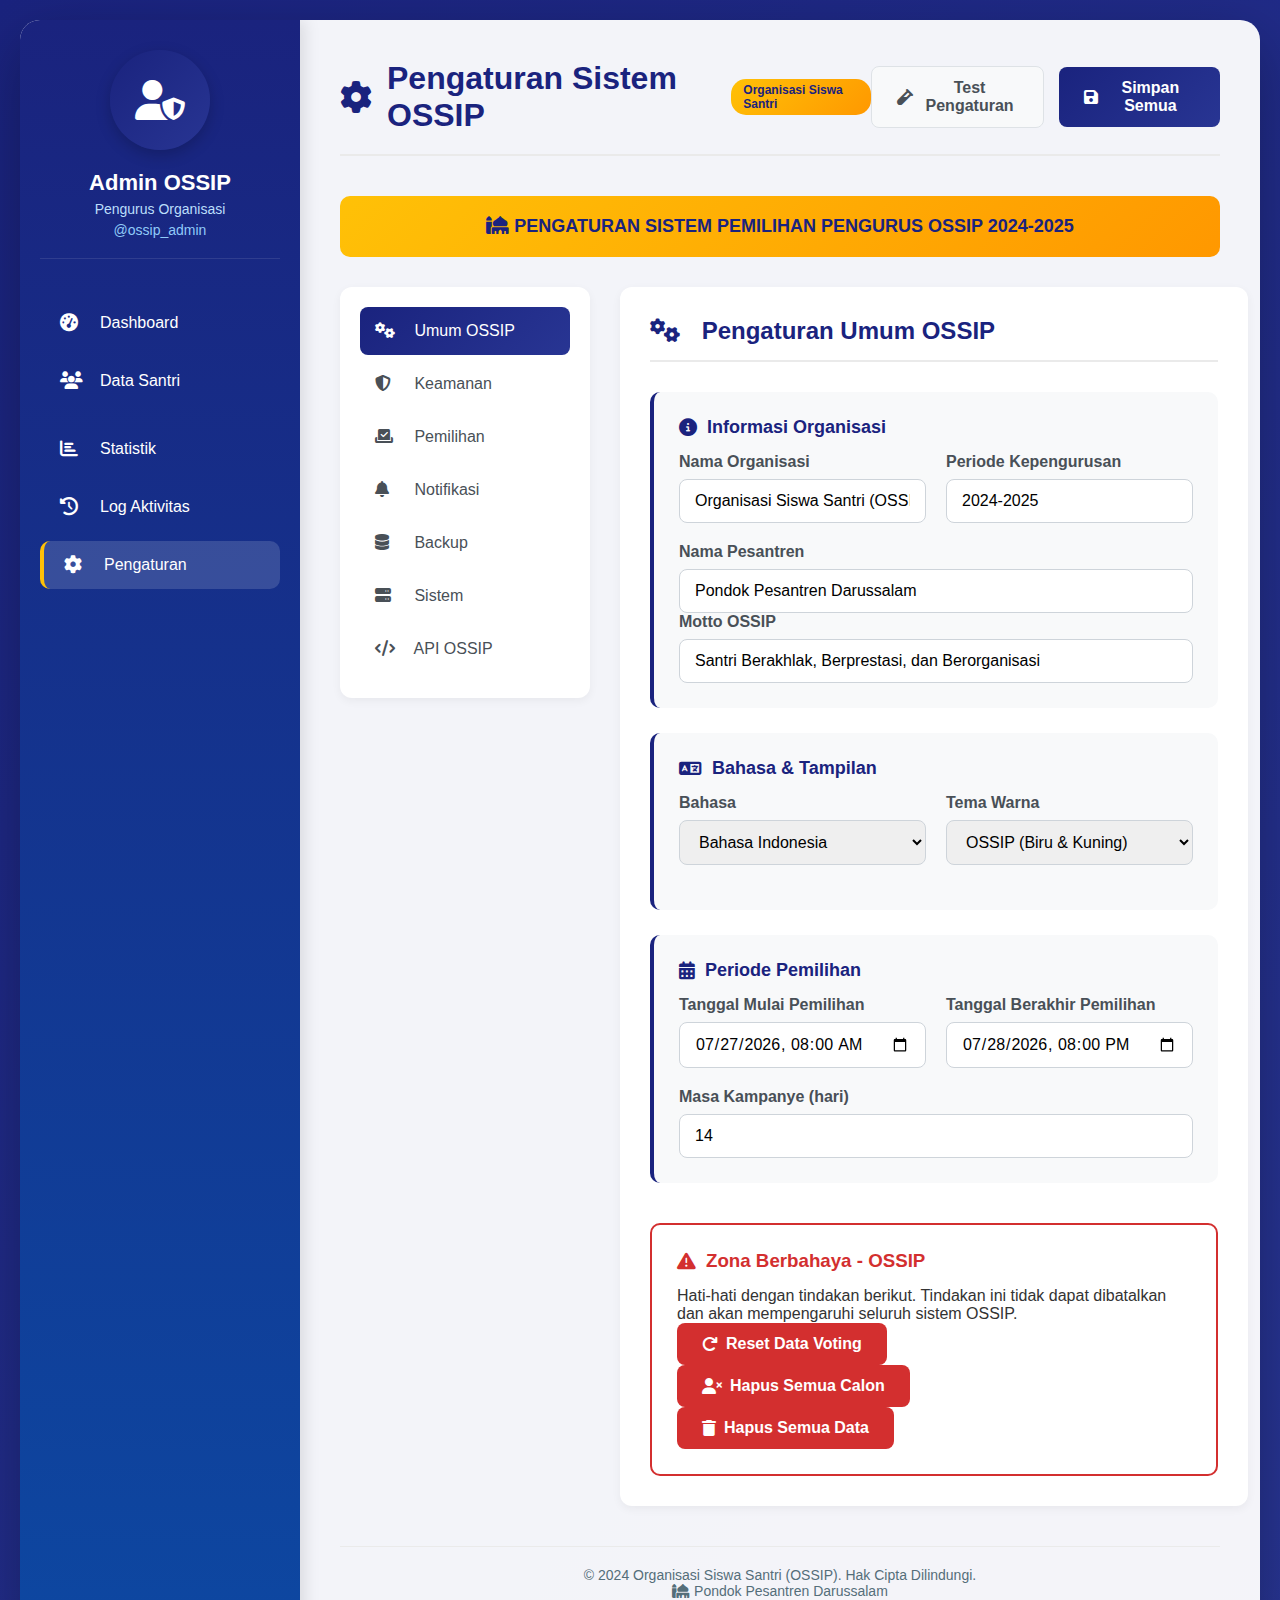
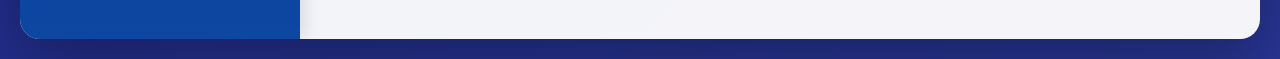
<file: admin-settings.html>
<!DOCTYPE html>
<html lang="id">
<head>
    <meta charset="UTF-8">
    <meta name="viewport" content="width=device-width, initial-scale=1.0">
    <title>Admin OSSIP - Pengaturan</title>
    <link rel="icon" type="image/png" href="assets/ossip-bg.png">
    <link rel="stylesheet" href="https://cdnjs.cloudflare.com/ajax/libs/font-awesome/6.4.0/css/all.min.css">
    <style>
        /* Copy CSS dari admin-voters.html */

        * {
            margin: 0;
            padding: 0;
            box-sizing: border-box;
            font-family: 'Segoe UI', Tahoma, Geneva, Verdana, sans-serif;
        }

        body {
            background: linear-gradient(135deg, #1a237e 0%, #283593 100%);
            min-height: 100vh;
            color: #333;
        }

        .admin-dashboard-container {
            display: flex;
            min-height: 100vh;
            background: rgba(255, 255, 255, 0.95);
            border-radius: 20px;
            margin: 20px;
            box-shadow: 0 20px 60px rgba(0, 0, 0, 0.3);
            overflow: hidden;
        }

        .admin-sidebar {
            width: 280px;
            background: linear-gradient(180deg, #1a237e 0%, #0d47a1 100%);
            color: white;
            padding: 30px 20px;
            box-shadow: 5px 0 15px rgba(0, 0, 0, 0.1);
        }

        .admin-profile {
            text-align: center;
            margin-bottom: 40px;
            padding-bottom: 20px;
            border-bottom: 1px solid rgba(255, 255, 255, 0.1);
        }

        .profile-avatar {
            width: 100px;
            height: 100px;
            background: linear-gradient(135deg, #1a237e 0%, #283593 100%);
            border-radius: 50%;
            display: flex;
            align-items: center;
            justify-content: center;
            margin: 0 auto 20px;
            font-size: 40px;
            box-shadow: 0 5px 15px rgba(0, 0, 0, 0.2);
        }

        .admin-profile h3 {
            font-size: 22px;
            margin-bottom: 5px;
        }

        .admin-role {
            color: #bbdefb;
            font-size: 14px;
            margin-bottom: 5px;
        }

        .admin-username {
            color: #90caf9;
            font-size: 14px;
        }

        .admin-menu ul {
            list-style: none;
        }

        .admin-menu li {
            margin-bottom: 10px;
            border-radius: 10px;
            overflow: hidden;
            transition: all 0.3s ease;
        }

        .admin-menu li:hover {
            background: rgba(255, 255, 255, 0.1);
            transform: translateX(5px);
        }

        .admin-menu li.active {
            background: rgba(255, 255, 255, 0.15);
            border-left: 4px solid #ffc107;
        }

        .admin-menu a {
            display: flex;
            align-items: center;
            padding: 15px 20px;
            color: white;
            text-decoration: none;
            font-size: 16px;
        }

        .admin-menu i {
            width: 25px;
            margin-right: 15px;
            font-size: 18px;
        }

        .admin-main-content {
            flex: 1;
            padding: 40px;
            overflow-y: auto;
        }

        .page-header {
            display: flex;
            justify-content: space-between;
            align-items: center;
            margin-bottom: 40px;
            padding-bottom: 20px;
            border-bottom: 2px solid #eaeaea;
        }

        .page-header h1 {
            font-size: 32px;
            color: #1a237e;
            display: flex;
            align-items: center;
        }

        .page-header h1 i {
            margin-right: 15px;
            color: #1a237e;
        }

        .header-actions {
            display: flex;
            align-items: center;
            gap: 15px;
        }

        .btn-primary, .btn-secondary, .btn-danger {
            padding: 12px 25px;
            border: none;
            border-radius: 8px;
            font-size: 16px;
            font-weight: 600;
            cursor: pointer;
            display: flex;
            align-items: center;
            transition: all 0.3s ease;
        }

        .btn-primary {
            background: linear-gradient(135deg, #1a237e 0%, #283593 100%);
            color: white;
        }

        .btn-secondary {
            background: #f8f9fa;
            color: #495057;
            border: 1px solid #dee2e6;
        }

        .btn-danger {
            background: #d32f2f;
            color: white;
        }

        .btn-primary:hover {
            transform: translateY(-2px);
            box-shadow: 0 7px 20px rgba(26, 35, 126, 0.4);
        }

        .btn-secondary:hover {
            background: #e9ecef;
        }

        .btn-danger:hover {
            background: #b71c1c;
        }

        .btn-primary i, .btn-secondary i, .btn-danger i {
            margin-right: 8px;
        }

        /* Search and Filter Section */
        .search-filter-section {
            background: white;
            padding: 25px;
            border-radius: 12px;
            box-shadow: 0 5px 15px rgba(0, 0, 0, 0.05);
            margin-bottom: 30px;
        }

        .search-filter-grid {
            display: grid;
            grid-template-columns: 1fr 1fr 1fr auto;
            gap: 20px;
            align-items: end;
        }

        .form-group {
            display: flex;
            flex-direction: column;
        }

        .form-group label {
            margin-bottom: 8px;
            font-weight: 600;
            color: #495057;
        }

        .form-control {
            padding: 12px 15px;
            border: 1px solid #ced4da;
            border-radius: 8px;
            font-size: 16px;
            transition: all 0.3s ease;
        }

        .form-control:focus {
            outline: none;
            border-color: #1a237e;
            box-shadow: 0 0 0 3px rgba(26, 35, 126, 0.2);
        }

        .btn-filter {
            padding: 12px 25px;
            background: #3949ab;
            color: white;
            border: none;
            border-radius: 8px;
            font-weight: 600;
            cursor: pointer;
            display: flex;
            align-items: center;
        }

        /* Voters Table */
        .voters-table-container {
            background: white;
            border-radius: 12px;
            overflow: hidden;
            box-shadow: 0 5px 15px rgba(0, 0, 0, 0.05);
            margin-bottom: 30px;
        }

        .table-responsive {
            overflow-x: auto;
        }

        .voters-table {
            width: 100%;
            border-collapse: collapse;
            min-width: 1000px;
        }

        .voters-table thead {
            background: linear-gradient(135deg, #1a237e 0%, #283593 100%);
            color: white;
        }

        .voters-table th {
            padding: 20px 15px;
            text-align: left;
            font-weight: 600;
            font-size: 16px;
        }

        .voters-table tbody tr {
            border-bottom: 1px solid #eaeaea;
            transition: all 0.3s ease;
        }

        .voters-table tbody tr:hover {
            background: #f8f9fa;
        }

        .voters-table td {
            padding: 18px 15px;
            color: #495057;
        }

        .status-badge {
            padding: 6px 12px;
            border-radius: 20px;
            font-size: 14px;
            font-weight: 600;
            display: inline-block;
        }

        .status-active {
            background: #e8f5e9;
            color: #2e7d32;
        }

        .status-inactive {
            background: #ffebee;
            color: #c62828;
        }

        .status-voted {
            background: #e3f2fd;
            color: #1565c0;
        }

        .action-buttons {
            display: flex;
            gap: 10px;
        }

        .btn-action {
            padding: 8px 12px;
            border: none;
            border-radius: 6px;
            cursor: pointer;
            font-size: 14px;
            display: flex;
            align-items: center;
            transition: all 0.2s ease;
        }

        .btn-edit {
            background: #f8f9fa;
            color: #495057;
            border: 1px solid #dee2e6;
        }

        .btn-edit:hover {
            background: #e9ecef;
        }

        .btn-delete {
            background: #ffebee;
            color: #d32f2f;
            border: 1px solid #ffcdd2;
        }

        .btn-delete:hover {
            background: #ffcdd2;
        }

        .btn-action i {
            margin-right: 5px;
        }

        /* Pagination */
        .pagination {
            display: flex;
            justify-content: center;
            align-items: center;
            gap: 10px;
            margin-top: 30px;
        }

        .page-item {
            list-style: none;
        }

        .page-link {
            display: flex;
            align-items: center;
            justify-content: center;
            width: 40px;
            height: 40px;
            border: 1px solid #dee2e6;
            border-radius: 8px;
            color: #495057;
            text-decoration: none;
            font-weight: 600;
            transition: all 0.3s ease;
        }

        .page-link:hover {
            background: #f8f9fa;
            border-color: #1a237e;
        }

        .page-item.active .page-link {
            background: linear-gradient(135deg, #1a237e 0%, #283593 100%);
            color: white;
            border-color: #1a237e;
        }

        /* Summary Cards */
        .summary-cards {
            display: grid;
            grid-template-columns: repeat(auto-fit, minmax(250px, 1fr));
            gap: 25px;
            margin-bottom: 30px;
        }

        .summary-card {
            background: white;
            padding: 25px;
            border-radius: 12px;
            box-shadow: 0 5px 15px rgba(0, 0, 0, 0.05);
            display: flex;
            align-items: center;
            transition: transform 0.3s ease;
        }

        .summary-card:hover {
            transform: translateY(-5px);
        }

        .card-icon {
            width: 70px;
            height: 70px;
            border-radius: 50%;
            display: flex;
            align-items: center;
            justify-content: center;
            margin-right: 20px;
            font-size: 30px;
            color: white;
        }

        .card-icon.total {
            background: linear-gradient(135deg, #1a237e 0%, #283593 100%);
        }

        .card-icon.voted {
            background: linear-gradient(135deg, #2e7d32 0%, #1b5e20 100%);
        }

        .card-icon.not-voted {
            background: linear-gradient(135deg, #d32f2f 0%, #b71c1c 100%);
        }

        .card-content h3 {
            font-size: 28px;
            margin-bottom: 5px;
            color: #1a237e;
        }

        .card-content p {
            color: #546e7a;
            font-size: 16px;
        }

        /* Modal */
        .modal {
            display: none;
            position: fixed;
            top: 0;
            left: 0;
            width: 100%;
            height: 100%;
            background: rgba(0, 0, 0, 0.5);
            z-index: 1000;
            align-items: center;
            justify-content: center;
        }

        .modal-content {
            background: white;
            border-radius: 15px;
            width: 90%;
            max-width: 500px;
            padding: 30px;
            box-shadow: 0 20px 60px rgba(0, 0, 0, 0.3);
        }

        .modal-header {
            display: flex;
            justify-content: space-between;
            align-items: center;
            margin-bottom: 20px;
            padding-bottom: 15px;
            border-bottom: 1px solid #eaeaea;
        }

        .modal-title {
            font-size: 24px;
            color: #1a237e;
            display: flex;
            align-items: center;
        }

        .modal-title i {
            margin-right: 10px;
            color: #1a237e;
        }

        .close-modal {
            background: none;
            border: none;
            font-size: 28px;
            color: #90a4ae;
            cursor: pointer;
            transition: color 0.3s ease;
        }

        .close-modal:hover {
            color: #d32f2f;
        }

        /* Footer */
        .admin-footer {
            margin-top: 40px;
            padding-top: 20px;
            border-top: 1px solid #eaeaea;
            text-align: center;
            color: #546e7a;
            font-size: 14px;
        }

        /* Additional Styles for OSSIP */
        .ossip-badge {
            background: linear-gradient(135deg, #ffc107 0%, #ff9800 100%);
            color: #1a237e;
            padding: 4px 12px;
            border-radius: 15px;
            font-size: 12px;
            font-weight: 600;
            display: inline-block;
            margin-left: 8px;
        }

        .class-section {
            background: #e3f2fd;
            padding: 4px 10px;
            border-radius: 6px;
            font-size: 13px;
            color: #1565c0;
        }

        /* Responsive */
        @media (max-width: 1200px) {
            .admin-dashboard-container {
                flex-direction: column;
                margin: 10px;
            }
            
            .admin-sidebar {
                width: 100%;
                padding: 20px;
            }
            
            .admin-menu ul {
                display: flex;
                flex-wrap: wrap;
                gap: 10px;
            }
            
            .admin-menu li {
                flex: 1;
                min-width: 150px;
            }
            
            .search-filter-grid {
                grid-template-columns: 1fr;
            }
        }

        @media (max-width: 768px) {
            .admin-main-content {
                padding: 20px;
            }
            
            .page-header {
                flex-direction: column;
                align-items: flex-start;
                gap: 15px;
            }
            
            .summary-cards {
                grid-template-columns: 1fr;
            }
            
            .action-buttons {
                flex-direction: column;
            }
        }

        /* ... (CSS sama seperti di atas) ... */
        
        /* Additional Settings Styles */
        .settings-container {
            display: grid;
            grid-template-columns: 250px 1fr;
            gap: 30px;
            margin-top: 30px;
        }
        
        .settings-sidebar {
            background: white;
            border-radius: 12px;
            padding: 20px;
            box-shadow: 0 3px 10px rgba(0, 0, 0, 0.05);
            height: fit-content;
        }
        
        .settings-nav {
            list-style: none;
        }
        
        .settings-nav li {
            margin-bottom: 5px;
        }
        
        .settings-nav a {
            display: block;
            padding: 15px;
            color: #495057;
            text-decoration: none;
            border-radius: 8px;
            transition: all 0.3s ease;
            font-weight: 500;
        }
        
        .settings-nav a:hover {
            background: #f8f9fa;
            color: #1a237e;
        }
        
        .settings-nav a.active {
            background: linear-gradient(135deg, #1a237e 0%, #283593 100%);
            color: white;
        }
        
        .settings-nav i {
            width: 25px;
            margin-right: 10px;
        }
        
        .settings-content {
            background: white;
            border-radius: 12px;
            padding: 30px;
            box-shadow: 0 3px 10px rgba(0, 0, 0, 0.05);
        }
        
        .settings-section {
            display: none;
        }
        
        .settings-section.active {
            display: block;
        }
        
        .settings-section h2 {
            font-size: 24px;
            color: #1a237e;
            margin-bottom: 30px;
            padding-bottom: 15px;
            border-bottom: 2px solid #eaeaea;
        }
        
        .settings-section h2 i {
            margin-right: 15px;
            color: #1a237e;
        }
        
        .form-row {
            display: grid;
            grid-template-columns: 1fr 1fr;
            gap: 20px;
            margin-bottom: 20px;
        }
        
        .settings-card {
            background: #f8f9fa;
            padding: 25px;
            border-radius: 10px;
            margin-bottom: 25px;
            border-left: 4px solid #1a237e;
        }
        
        .settings-card h3 {
            font-size: 18px;
            color: #1a237e;
            margin-bottom: 15px;
            display: flex;
            align-items: center;
        }
        
        .settings-card h3 i {
            margin-right: 10px;
            color: #1a237e;
        }
        
        .switch {
            position: relative;
            display: inline-block;
            width: 60px;
            height: 34px;
            margin-left: 10px;
        }
        
        .switch input {
            opacity: 0;
            width: 0;
            height: 0;
        }
        
        .slider {
            position: absolute;
            cursor: pointer;
            top: 0;
            left: 0;
            right: 0;
            bottom: 0;
            background-color: #ccc;
            transition: .4s;
            border-radius: 34px;
        }
        
        .slider:before {
            position: absolute;
            content: "";
            height: 26px;
            width: 26px;
            left: 4px;
            bottom: 4px;
            background-color: white;
            transition: .4s;
            border-radius: 50%;
        }
        
        input:checked + .slider {
            background-color: #2e7d32;
        }
        
        input:focus + .slider {
            box-shadow: 0 0 1px #2e7d32;
        }
        
        input:checked + .slider:before {
            transform: translateX(26px);
        }
        
        .checkbox-group {
            display: flex;
            flex-wrap: wrap;
            gap: 15px;
            margin-top: 10px;
        }
        
        .checkbox-item {
            display: flex;
            align-items: center;
        }
        
        .checkbox-item input {
            margin-right: 8px;
        }
        
        .password-toggle {
            position: absolute;
            right: 15px;
            top: 50%;
            transform: translateY(-50%);
            background: none;
            border: none;
            color: #90a4ae;
            cursor: pointer;
        }
        
        .password-input {
            position: relative;
        }
        
        .security-level {
            display: flex;
            align-items: center;
            margin-top: 10px;
            padding: 10px;
            border-radius: 6px;
            background: #f8f9fa;
        }
        
        .security-level.weak {
            border-left: 4px solid #d32f2f;
        }
        
        .security-level.medium {
            border-left: 4px solid #ff9800;
        }
        
        .security-level.strong {
            border-left: 4px solid #2e7d32;
        }
        
        .password-strength {
            flex: 1;
            height: 6px;
            background: #eaeaea;
            border-radius: 3px;
            overflow: hidden;
            margin: 0 10px;
        }
        
        .password-strength-fill {
            height: 100%;
            transition: width 0.3s ease;
        }
        
        .backup-list {
            list-style: none;
        }
        
        .backup-item {
            display: flex;
            justify-content: space-between;
            align-items: center;
            padding: 15px;
            border-bottom: 1px solid #eaeaea;
        }
        
        .backup-item:last-child {
            border-bottom: none;
        }
        
        .backup-info {
            display: flex;
            align-items: center;
        }
        
        .backup-icon {
            width: 40px;
            height: 40px;
            border-radius: 50%;
            background: #1a237e;
            color: white;
            display: flex;
            align-items: center;
            justify-content: center;
            margin-right: 15px;
        }
        
        .backup-details h4 {
            margin-bottom: 5px;
            color: #1a237e;
        }
        
        .backup-details p {
            color: #546e7a;
            font-size: 14px;
        }
        
        .backup-actions {
            display: flex;
            gap: 10px;
        }
        
        .system-info-grid {
            display: grid;
            grid-template-columns: repeat(auto-fit, minmax(250px, 1fr));
            gap: 20px;
        }
        
        .system-info-item {
            background: #f8f9fa;
            padding: 20px;
            border-radius: 8px;
        }
        
        .system-info-label {
            font-size: 14px;
            color: #546e7a;
            margin-bottom: 5px;
        }
        
        .system-info-value {
            font-size: 18px;
            font-weight: 600;
            color: #1a237e;
            font-family: monospace;
        }
        
        .modal.settings-modal .modal-content {
            max-width: 500px;
        }
        
        .api-key {
            background: #f8f9fa;
            padding: 15px;
            border-radius: 8px;
            font-family: monospace;
            word-break: break-all;
            margin: 15px 0;
        }
        
        .danger-zone {
            border: 2px solid #d32f2f;
            border-radius: 10px;
            padding: 25px;
            margin-top: 40px;
        }
        
        .danger-zone h3 {
            color: #d32f2f;
            margin-bottom: 15px;
            display: flex;
            align-items: center;
        }
        
        .danger-zone h3 i {
            margin-right: 10px;
        }

        /* OSSIP Specific */
        .ossip-settings-banner {
            background: linear-gradient(135deg, #ffc107 0%, #ff9800 100%);
            color: #1a237e;
            padding: 20px;
            border-radius: 10px;
            margin: 20px 0;
            text-align: center;
            font-weight: bold;
            font-size: 18px;
        }
    </style>
</head>
<body>
    <div class="admin-dashboard-container">
        <!-- Sidebar -->
        <div class="admin-sidebar">
            <div class="admin-profile">
                <div class="profile-avatar">
                    <i class="fas fa-user-shield"></i>
                </div>
                <h3 id="adminName">Admin OSSIP</h3>
                <p class="admin-role" id="adminRole">Pengurus Organisasi</p>
                <p class="admin-username" id="adminUsername">@ossip_admin</p>
            </div>
            
            <nav class="admin-menu">
                <ul>
                    <li>
                        <a href="admin-dashboard.html">
                            <i class="fas fa-tachometer-alt"></i>
                            <span>Dashboard</span>
                        </a>
                    </li>
                    <li>
                        <a href="admin-voters.html">
                            <i class="fas fa-users"></i>
                            <span>Data Santri</span>
                        </a>
                    </li>
                    <li>
                    </li>
                    <li>
                        <a href="admin-statistics.html">
                            <i class="fas fa-chart-bar"></i>
                            <span>Statistik</span>
                        </a>
                    </li>
                    <li>
                        <a href="admin-logs.html">
                            <i class="fas fa-history"></i>
                            <span>Log Aktivitas</span>
                        </a>
                    </li>
                    <li class="active">
                        <a href="admin-settings.html">
                            <i class="fas fa-cog"></i>
                            <span>Pengaturan</span>
                        </a>
                    </li>
                </ul>
            </nav>
        </div>

        <!-- Main Content -->
        <div class="admin-main-content">
            <!-- Page Header -->
            <div class="page-header">
                <h1><i class="fas fa-cog"></i> Pengaturan Sistem OSSIP <span class="ossip-badge">Organisasi Siswa Santri</span></h1>
                <div class="header-actions">
                    <button class="btn-secondary" onclick="testSettings()">
                        <i class="fas fa-vial"></i> Test Pengaturan
                    </button>
                    <button class="btn-primary" onclick="saveAllSettings()">
                        <i class="fas fa-save"></i> Simpan Semua
                    </button>
                </div>
            </div>

            <!-- OSSIP Banner -->
            <div class="ossip-settings-banner">
                <i class="fas fa-mosque"></i> PENGATURAN SISTEM PEMILIHAN PENGURUS OSSIP 2024-2025
            </div>

            <!-- Settings Navigation and Content -->
            <div class="settings-container">
                <!-- Settings Sidebar -->
                <div class="settings-sidebar">
                    <ul class="settings-nav" id="settingsNav">
                        <li><a href="#general" class="active" onclick="showSettingsSection('general')">
                            <i class="fas fa-cogs"></i> Umum OSSIP
                        </a></li>
                        <li><a href="#security" onclick="showSettingsSection('security')">
                            <i class="fas fa-shield-alt"></i> Keamanan
                        </a></li>
                        <li><a href="#voting" onclick="showSettingsSection('voting')">
                            <i class="fas fa-vote-yea"></i> Pemilihan
                        </a></li>
                        <li><a href="#notifications" onclick="showSettingsSection('notifications')">
                            <i class="fas fa-bell"></i> Notifikasi
                        </a></li>
                        <li><a href="#backup" onclick="showSettingsSection('backup')">
                            <i class="fas fa-database"></i> Backup
                        </a></li>
                        <li><a href="#system" onclick="showSettingsSection('system')">
                            <i class="fas fa-server"></i> Sistem
                        </a></li>
                        <li><a href="#api" onclick="showSettingsSection('api')">
                            <i class="fas fa-code"></i> API OSSIP
                        </a></li>
                    </ul>
                </div>

                <!-- Settings Content -->
                <div class="settings-content">
                    <!-- General Settings -->
                    <div id="generalSection" class="settings-section active">
                        <h2><i class="fas fa-cogs"></i> Pengaturan Umum OSSIP</h2>
                        
                        <div class="settings-card">
                            <h3><i class="fas fa-info-circle"></i> Informasi Organisasi</h3>
                            <div class="form-row">
                                <div class="form-group">
                                    <label for="orgName">Nama Organisasi</label>
                                    <input type="text" id="orgName" class="form-control" value="Organisasi Siswa Santri (OSSIP)">
                                </div>
                                <div class="form-group">
                                    <label for="orgPeriod">Periode Kepengurusan</label>
                                    <input type="text" id="orgPeriod" class="form-control" value="2024-2025">
                                </div>
                            </div>
                            <div class="form-group">
                                <label for="pesantrenName">Nama Pesantren</label>
                                <input type="text" id="pesantrenName" class="form-control" value="Pondok Pesantren Darussalam">
                            </div>
                            <div class="form-group">
                                <label for="orgMotto">Motto OSSIP</label>
                                <input type="text" id="orgMotto" class="form-control" value="Santri Berakhlak, Berprestasi, dan Berorganisasi">
                            </div>
                        </div>
                        
                        <div class="settings-card">
                            <h3><i class="fas fa-language"></i> Bahasa & Tampilan</h3>
                            <div class="form-row">
                                <div class="form-group">
                                    <label for="language">Bahasa</label>
                                    <select id="language" class="form-control">
                                        <option value="id">Bahasa Indonesia</option>
                                        <option value="ar">Bahasa Arab</option>
                                        <option value="en">English</option>
                                    </select>
                                </div>
                                <div class="form-group">
                                    <label for="theme">Tema Warna</label>
                                    <select id="theme" class="form-control">
                                        <option value="ossip">OSSIP (Biru & Kuning)</option>
                                        <option value="light">Terang</option>
                                        <option value="dark">Gelap</option>
                                        <option value="auto">Otomatis</option>
                                    </select>
                                </div>
                            </div>
                        </div>
                        
                        <div class="settings-card">
                            <h3><i class="fas fa-calendar-alt"></i> Periode Pemilihan</h3>
                            <div class="form-row">
                                <div class="form-group">
                                    <label for="electionStart">Tanggal Mulai Pemilihan</label>
                                    <input type="datetime-local" id="electionStart" class="form-control">
                                </div>
                                <div class="form-group">
                                    <label for="electionEnd">Tanggal Berakhir Pemilihan</label>
                                    <input type="datetime-local" id="electionEnd" class="form-control">
                                </div>
                            </div>
                            <div class="form-group">
                                <label for="campaignPeriod">Masa Kampanye (hari)</label>
                                <input type="number" id="campaignPeriod" class="form-control" value="14" min="7" max="30">
                            </div>
                        </div>
                    </div>

                    <!-- Security Settings -->
                    <div id="securitySection" class="settings-section">
                        <h2><i class="fas fa-shield-alt"></i> Pengaturan Keamanan OSSIP</h2>
                        
                        <div class="settings-card">
                            <h3><i class="fas fa-user-lock"></i> Autentikasi Santri</h3>
                            <div class="form-group">
                                <label>
                                    Login dengan NIS
                                    <label class="switch">
                                        <input type="checkbox" id="nisLogin" checked>
                                        <span class="slider"></span>
                                    </label>
                                </label>
                            </div>
                            <div class="form-group">
                                <label>
                                    Verifikasi dengan Password
                                    <label class="switch">
                                        <input type="checkbox" id="passwordLogin" checked>
                                        <span class="slider"></span>
                                    </label>
                                </label>
                            </div>
                            <div class="form-group">
                                <label>
                                    Batas Percobaan Login
                                    <input type="number" id="maxLoginAttempts" class="form-control" value="3" min="1" max="10" style="width: 100px; display: inline-block; margin-left: 10px;">
                                </label>
                            </div>
                            <div class="form-group">
                                <label>
                                    Kunci Akun Setelah
                                    <input type="number" id="lockoutDuration" class="form-control" value="60" min="15" max="180" style="width: 100px; display: inline-block; margin-left: 10px;">
                                    menit
                                </label>
                            </div>
                        </div>
                        
                        <div class="settings-card">
                            <h3><i class="fas fa-key"></i> Kebijakan Password Santri</h3>
                            <div class="form-group">
                                <label>
                                    Minimum Panjang Password
                                    <input type="number" id="minPasswordLength" class="form-control" value="6" min="4" max="12" style="width: 100px; display: inline-block; margin-left: 10px;">
                                    karakter
                                </label>
                            </div>
                            <div class="checkbox-group">
                                <div class="checkbox-item">
                                    <input type="checkbox" id="requireUppercase">
                                    <label for="requireUppercase">Harus mengandung huruf besar</label>
                                </div>
                                <div class="checkbox-item">
                                    <input type="checkbox" id="requireNumbers" checked>
                                    <label for="requireNumbers">Harus mengandung angka</label>
                                </div>
                            </div>
                        </div>
                        
                        <div class="settings-card">
                            <h3><i class="fas fa-lock"></i> Ganti Password Admin OSSIP</h3>
                            <div class="form-group password-input">
                                <label for="currentPassword">Password Saat Ini</label>
                                <input type="password" id="currentPassword" class="form-control">
                                <button type="button" class="password-toggle" onclick="togglePassword('currentPassword')">
                                    <i class="fas fa-eye"></i>
                                </button>
                            </div>
                            <div class="form-group password-input">
                                <label for="newPassword">Password Baru</label>
                                <input type="password" id="newPassword" class="form-control" oninput="checkPasswordStrength()">
                                <button type="button" class="password-toggle" onclick="togglePassword('newPassword')">
                                    <i class="fas fa-eye"></i>
                                </button>
                            </div>
                            <div class="security-level" id="passwordStrength">
                                <span>Kekuatan:</span>
                                <div class="password-strength">
                                    <div class="password-strength-fill" id="passwordStrengthFill"></div>
                                </div>
                                <span id="passwordStrengthText">Lemah</span>
                            </div>
                            <div class="form-group password-input">
                                <label for="confirmPassword">Konfirmasi Password Baru</label>
                                <input type="password" id="confirmPassword" class="form-control">
                                <button type="button" class="password-toggle" onclick="togglePassword('confirmPassword')">
                                    <i class="fas fa-eye"></i>
                                </button>
                            </div>
                            <button class="btn-primary" onclick="changeAdminPassword()">
                                <i class="fas fa-key"></i> Ganti Password Admin
                            </button>
                        </div>
                    </div>

                    <!-- Voting Settings -->
                    <div id="votingSection" class="settings-section">
                        <h2><i class="fas fa-vote-yea"></i> Pengaturan Pemilihan OSSIP</h2>
                        
                        <div class="settings-card">
                            <h3><i class="fas fa-clock"></i> Waktu Pemilihan</h3>
                            <div class="form-row">
                                <div class="form-group">
                                    <label for="votingStart">Mulai Voting</label>
                                    <input type="time" id="votingStart" class="form-control" value="08:00">
                                </div>
                                <div class="form-group">
                                    <label for="votingEnd">Akhir Voting</label>
                                    <input type="time" id="votingEnd" class="form-control" value="20:00">
                                </div>
                            </div>
                            <div class="form-group">
                                <label>
                                    Durasi Voting per Santri
                                    <input type="number" id="votingDuration" class="form-control" value="10" min="5" max="30" style="width: 100px; display: inline-block; margin-left: 10px;">
                                    menit
                                </label>
                            </div>
                        </div>
                        
                        <div class="settings-card">
                            <h3><i class="fas fa-chart-bar"></i> Aturan Pemilihan</h3>
                            <div class="form-group">
                                <label>
                                    <input type="checkbox" id="allowRevote" checked>
                                    Izinkan santri mengganti pilihan sebelum submit
                                </label>
                            </div>
                            <div class="form-group">
                                <label>
                                    <input type="checkbox" id="showLiveResults">
                                    Tampilkan hasil real-time setelah voting
                                </label>
                            </div>
                            <div class="form-group">
                                <label>
                                    <input type="checkbox" id="requireConfirmation" checked>
                                    Tampilkan konfirmasi sebelum submit
                                </label>
                            </div>
                            <div class="form-group">
                                <label>
                                    Sistem Voting
                                    <select id="votingSystem" class="form-control">
                                        <option value="one-vote">Satu Suara per Jabatan</option>
                                        <option value="multiple">Multiple Choice</option>
                                        <option value="ranking">Sistem Ranking</option>
                                    </select>
                                </label>
                            </div>
                        </div>
                        
                        <div class="settings-card">
                            <h3><i class="fas fa-users"></i> Kualifikasi Pemilih</h3>
                            <div class="form-group">
                                <label>
                                    Kelas Minimum
                                    <select id="minClass" class="form-control">
                                        <option value="1">Kelas 1</option>
                                        <option value="2">Kelas 2</option>
                                        <option value="3" selected>Kelas 3</option>
                                        <option value="4">Kelas 4</option>
                                        <option value="5">Kelas 5</option>
                                        <option value="6">Kelas 6</option>
                                    </select>
                                </label>
                            </div>
                            <div class="form-group">
                                <label>
                                    Verifikasi Status Santri
                                    <label class="switch">
                                        <input type="checkbox" id="verifyStatus" checked>
                                        <span class="slider"></span>
                                    </label>
                                </label>
                            </div>
                            <div class="form-group">
                                <label>
                                    Blokir Alumni
                                    <label class="switch">
                                        <input type="checkbox" id="blockAlumni" checked>
                                        <span class="slider"></span>
                                    </label>
                                </label>
                            </div>
                        </div>
                    </div>

                    <!-- Backup & Restore -->
                    <div id="backupSection" class="settings-section">
                        <h2><i class="fas fa-database"></i> Backup & Restore Data OSSIP</h2>
                        
                        <div class="settings-card">
                            <h3><i class="fas fa-save"></i> Backup Otomatis</h3>
                            <div class="form-group">
                                <label>
                                    Frekuensi Backup
                                    <select id="backupFrequency" class="form-control">
                                        <option value="daily">Harian</option>
                                        <option value="weekly">Mingguan</option>
                                        <option value="monthly">Bulanan</option>
                                    </select>
                                </label>
                            </div>
                            <div class="form-group">
                                <label>
                                    <input type="checkbox" id="autoBackup" checked>
                                    Backup otomatis data santri dan voting
                                </label>
                            </div>
                            <div class="form-group">
                                <label>
                                    Simpan backup selama
                                    <input type="number" id="backupRetention" class="form-control" value="365" min="30" max="730" style="width: 100px; display: inline-block; margin-left: 10px;">
                                    hari
                                </label>
                            </div>
                            <button class="btn-primary" onclick="createBackup()">
                                <i class="fas fa-plus"></i> Buat Backup Sekarang
                            </button>
                        </div>
                        
                        <div class="settings-card">
                            <h3><i class="fas fa-history"></i> Backup Tersedia</h3>
                            <ul class="backup-list">
                                <li class="backup-item">
                                    <div class="backup-info">
                                        <div class="backup-icon">
                                            <i class="fas fa-database"></i>
                                        </div>
                                        <div class="backup-details">
                                            <h4>Full Backup OSSIP - 15 Des 2024</h4>
                                            <p>1.2 GB • 20:30 WIB</p>
                                        </div>
                                    </div>
                                    <div class="backup-actions">
                                        <button class="btn-action btn-edit" onclick="restoreBackup(1)">
                                            <i class="fas fa-undo"></i> Restore
                                        </button>
                                        <button class="btn-action btn-delete" onclick="deleteBackup(1)">
                                            <i class="fas fa-trash"></i>
                                        </button>
                                    </div>
                                </li>
                                <li class="backup-item">
                                    <div class="backup-info">
                                        <div class="backup-icon">
                                            <i class="fas fa-users"></i>
                                        </div>
                                        <div class="backup-details">
                                            <h4>Data Santri Only - 14 Des 2024</h4>
                                            <p>450 MB • 23:00 WIB</p>
                                        </div>
                                    </div>
                                    <div class="backup-actions">
                                        <button class="btn-action btn-edit" onclick="restoreBackup(2)">
                                            <i class="fas fa-undo"></i> Restore
                                        </button>
                                        <button class="btn-action btn-delete" onclick="deleteBackup(2)">
                                            <i class="fas fa-trash"></i>
                                        </button>
                                    </div>
                                </li>
                            </ul>
                        </div>
                        
                        <div class="settings-card">
                            <h3><i class="fas fa-cloud-upload-alt"></i> Restore Data</h3>
                            <div class="form-group">
                                <label for="backupFile">Upload File Backup OSSIP</label>
                                <input type="file" id="backupFile" class="form-control" accept=".json,.sql,.backup">
                            </div>
                            <button class="btn-primary" onclick="uploadBackup()">
                                <i class="fas fa-upload"></i> Upload & Restore
                            </button>
                        </div>
                    </div>

                    <!-- System Information -->
                    <div id="systemSection" class="settings-section">
                        <h2><i class="fas fa-server"></i> Informasi Sistem OSSIP</h2>
                        
                        <div class="settings-card">
                            <h3><i class="fas fa-info-circle"></i> Status Sistem OSSIP</h3>
                            <div class="system-info-grid">
                                <div class="system-info-item">
                                    <div class="system-info-label">Versi Sistem OSSIP</div>
                                    <div class="system-info-value">v3.0.0</div>
                                </div>
                                <div class="system-info-item">
                                    <div class="system-info-label">Uptime Sistem</div>
                                    <div class="system-info-value">45 hari, 12 jam</div>
                                </div>
                                <div class="system-info-item">
                                    <div class="system-info-label">Total Santri</div>
                                    <div class="system-info-value">350</div>
                                </div>
                                <div class="system-info-item">
                                    <div class="system-info-label">Total Calon</div>
                                    <div class="system-info-value">8</div>
                                </div>
                            </div>
                        </div>
                        
                        <div class="settings-card">
                            <h3><i class="fas fa-chart-line"></i> Performa Sistem</h3>
                            <div class="form-group">
                                <label>CPU Usage</label>
                                <div class="progress-bar">
                                    <div class="progress-fill" style="width: 35%"></div>
                                </div>
                                <div style="display: flex; justify-content: space-between; margin-top: 5px;">
                                    <span>35%</span>
                                    <span>Normal</span>
                                </div>
                            </div>
                            <div class="form-group">
                                <label>Memory Usage</label>
                                <div class="progress-bar">
                                    <div class="progress-fill" style="width: 58%"></div>
                                </div>
                                <div style="display: flex; justify-content: space-between; margin-top: 5px;">
                                    <span>58%</span>
                                    <span>Normal</span>
                                </div>
                            </div>
                            <div class="form-group">
                                <label>Disk Usage</label>
                                <div class="progress-bar">
                                    <div class="progress-fill" style="width: 42%"></div>
                                </div>
                                <div style="display: flex; justify-content: space-between; margin-top: 5px;">
                                    <span>42%</span>
                                    <span>3.5 GB / 8 GB</span>
                                </div>
                            </div>
                        </div>
                        
                        <div class="settings-card">
                            <h3><i class="fas fa-tools"></i> Pemeliharaan Sistem</h3>
                            <div class="form-group">
                                <label>
                                    <input type="checkbox" id="maintenanceMode">
                                    Mode Pemeliharaan (Matikan Voting)
                                </label>
                                <small class="form-text text-muted">Sistem voting akan offline untuk semua santri kecuali admin</small>
                            </div>
                            <button class="btn-primary" onclick="clearSystemCache()">
                                <i class="fas fa-broom"></i> Bersihkan Cache
                            </button>
                            <button class="btn-secondary" onclick="optimizeDatabase()" style="margin-left: 10px;">
                                <i class="fas fa-database"></i> Optimalkan Database
                            </button>
                            <button class="btn-secondary" onclick="runSystemCheck()" style="margin-left: 10px;">
                                <i class="fas fa-check-circle"></i> Cek Sistem
                            </button>
                        </div>
                    </div>

                    <!-- API Settings -->
                    <div id="apiSection" class="settings-section">
                        <h2><i class="fas fa-code"></i> API Sistem OSSIP</h2>
                        
                        <div class="settings-card">
                            <h3><i class="fas fa-key"></i> API Keys</h3>
                            <div class="form-group">
                                <label>API Status</label>
                                <div class="form-check">
                                    <input class="form-check-input" type="checkbox" id="apiEnabled" checked>
                                    <label class="form-check-label" for="apiEnabled">API Aktif</label>
                                </div>
                            </div>
                            <div class="form-group">
                                <label for="apiBaseUrl">Base URL API</label>
                                <input type="text" id="apiBaseUrl" class="form-control" value="https://api.ossip.pesantren.com/v1">
                            </div>
                            <div class="form-group">
                                <label>Rate Limiting</label>
                                <input type="number" id="rateLimit" class="form-control" value="100" min="10" max="1000">
                                <small class="form-text text-muted">Request per menit</small>
                            </div>
                            <button class="btn-primary" onclick="generateApiKey()">
                                <i class="fas fa-plus"></i> Generate API Key Baru
                            </button>
                        </div>
                        
                        <div class="settings-card">
                            <h3><i class="fas fa-shield-alt"></i> API Security</h3>
                            <div class="form-group">
                                <label>
                                    <input type="checkbox" id="requireApiKey" checked>
                                    Wajib API Key untuk semua request
                                </label>
                            </div>
                            <div class="form-group">
                                <label>
                                    <input type="checkbox" id="corsEnabled" checked>
                                    Enable CORS
                                </label>
                            </div>
                            <div class="form-group">
                                <label for="allowedOrigins">Allowed Origins</label>
                                <textarea id="allowedOrigins" class="form-control" rows="3">https://ossip.pesantren.com
https://admin.ossip.pesantren.com
https://vote.ossip.pesantren.com</textarea>
                            </div>
                        </div>
                    </div>

                    <!-- Danger Zone -->
                    <div class="danger-zone">
                        <h3><i class="fas fa-exclamation-triangle"></i> Zona Berbahaya - OSSIP</h3>
                        <p>Hati-hati dengan tindakan berikut. Tindakan ini tidak dapat dibatalkan dan akan mempengaruhi seluruh sistem OSSIP.</p>
                        <button class="btn-danger" onclick="resetVotingData()" style="margin-right: 10px;">
                            <i class="fas fa-redo"></i> Reset Data Voting
                        </button>
                        <button class="btn-danger" onclick="deleteAllCandidates()" style="margin-right: 10px;">
                            <i class="fas fa-user-times"></i> Hapus Semua Calon
                        </button>
                        <button class="btn-danger" onclick="deleteAllData()">
                            <i class="fas fa-trash"></i> Hapus Semua Data
                        </button>
                    </div>
                </div>
            </div>

            <!-- Footer -->
            <div class="admin-footer">
                <p>&copy; 2024 Organisasi Siswa Santri (OSSIP). Hak Cipta Dilindungi.</p>
                <p><i class="fas fa-mosque"></i> Pondok Pesantren Darussalam</p>
            </div>
        </div>
    </div>

    <!-- Modal for API Key -->
    <div id="apiKeyModal" class="modal settings-modal">
        <div class="modal-content">
            <div class="modal-header">
                <h3 class="modal-title"><i class="fas fa-key"></i> API Key OSSIP Baru</h3>
                <button class="close-modal" onclick="closeApiKeyModal()">&times;</button>
            </div>
            <div class="modal-body">
                <p>API Key baru untuk sistem OSSIP telah dibuat. Simpan kunci ini di tempat yang aman karena tidak akan ditampilkan lagi.</p>
                <div class="api-key" id="newApiKey">ossip_sk_live_abc123xyz789def456</div>
                <p><strong>Peringatan OSSIP:</strong> Jangan bagikan kunci ini kepada siapapun di luar tim pengurus.</p>
                <div class="modal-actions">
                    <button class="btn-secondary" onclick="closeApiKeyModal()">Tutup</button>
                    <button class="btn-primary" onclick="copyApiKey()">
                        <i class="fas fa-copy"></i> Salin API Key
                    </button>
                </div>
            </div>
        </div>
    </div>

    <script>
        // Data pengaturan OSSIP
        const ossipSettings = {
            general: {
                orgName: 'Organisasi Siswa Santri (OSSIP)',
                orgPeriod: '2024-2025',
                pesantrenName: 'Pondok Pesantren Darussalam',
                orgMotto: 'Santri Berakhlak, Berprestasi, dan Berorganisasi',
                language: 'id',
                theme: 'ossip'
            },
            security: {
                nisLogin: true,
                passwordLogin: true,
                maxLoginAttempts: 3,
                lockoutDuration: 60,
                minPasswordLength: 6,
                requireUppercase: false,
                requireNumbers: true
            },
            voting: {
                votingStart: '08:00',
                votingEnd: '20:00',
                votingDuration: 10,
                allowRevote: true,
                showLiveResults: false,
                requireConfirmation: true,
                votingSystem: 'one-vote',
                minClass: '3',
                verifyStatus: true,
                blockAlumni: true
            },
            api: {
                enabled: true,
                baseUrl: 'https://api.ossip.pesantren.com/v1',
                rateLimit: 100,
                requireApiKey: true,
                corsEnabled: true,
                allowedOrigins: 'https://ossip.pesantren.com\nhttps://admin.ossip.pesantren.com\nhttps://vote.ossip.pesantren.com'
            }
        };

        // Navigasi antar section
        function showSettingsSection(sectionId) {
            // Update active nav item
            document.querySelectorAll('#settingsNav a').forEach(link => {
                link.classList.remove('active');
            });
            event.target.classList.add('active');
            
            // Hide all sections
            document.querySelectorAll('.settings-section').forEach(section => {
                section.classList.remove('active');
            });
            
            // Show selected section
            document.getElementById(`${sectionId}Section`).classList.add('active');
        }

        // Toggle password visibility
        function togglePassword(inputId) {
            const input = document.getElementById(inputId);
            const toggleBtn = input.parentElement.querySelector('.password-toggle i');
            
            if (input.type === 'password') {
                input.type = 'text';
                toggleBtn.classList.remove('fa-eye');
                toggleBtn.classList.add('fa-eye-slash');
            } else {
                input.type = 'password';
                toggleBtn.classList.remove('fa-eye-slash');
                toggleBtn.classList.add('fa-eye');
            }
        }

        // Check password strength
        function checkPasswordStrength() {
            const password = document.getElementById('newPassword').value;
            let strength = 0;
            
            // Length check
            if (password.length >= 6) strength += 25;
            if (password.length >= 8) strength += 15;
            
            // Character variety check
            if (/[A-Z]/.test(password)) strength += 20;
            if (/[a-z]/.test(password)) strength += 20;
            if (/[0-9]/.test(password)) strength += 20;
            if (/[^A-Za-z0-9]/.test(password)) strength += 20;
            
            // Update strength bar
            const fill = document.getElementById('passwordStrengthFill');
            const text = document.getElementById('passwordStrengthText');
            const container = document.getElementById('passwordStrength');
            
            fill.style.width = `${Math.min(strength, 100)}%`;
            
            if (strength < 40) {
                fill.style.background = '#d32f2f';
                text.textContent = 'Lemah';
                container.className = 'security-level weak';
            } else if (strength < 70) {
                fill.style.background = '#ff9800';
                text.textContent = 'Cukup';
                container.className = 'security-level medium';
            } else {
                fill.style.background = '#2e7d32';
                text.textContent = 'Kuat';
                container.className = 'security-level strong';
            }
        }

        // Change admin password
        function changeAdminPassword() {
            const current = document.getElementById('currentPassword').value;
            const newPass = document.getElementById('newPassword').value;
            const confirm = document.getElementById('confirmPassword').value;
            
            if (!current || !newPass || !confirm) {
                alert('Harap isi semua field password');
                return;
            }
            
            if (newPass !== confirm) {
                alert('Password baru dan konfirmasi tidak cocok');
                return;
            }
            
            if (newPass.length < ossipSettings.security.minPasswordLength) {
                alert(`Password minimal ${ossipSettings.security.minPasswordLength} karakter`);
                return;
            }
            
            // Check password requirements
            if (ossipSettings.security.requireUppercase && !/[A-Z]/.test(newPass)) {
                alert('Password harus mengandung huruf besar');
                return;
            }
            
            if (ossipSettings.security.requireNumbers && !/[0-9]/.test(newPass)) {
                alert('Password harus mengandung angka');
                return;
            }
            
            if (confirm('Apakah Anda yakin ingin mengganti password admin OSSIP?')) {
                alert('Password admin OSSIP berhasil diubah!');
                document.getElementById('currentPassword').value = '';
                document.getElementById('newPassword').value = '';
                document.getElementById('confirmPassword').value = '';
            }
        }

        // Create backup
        function createBackup() {
            if (confirm('Buat backup data OSSIP sekarang?')) {
                alert('Backup data OSSIP sedang dibuat...');
                // Simulasi proses backup
                setTimeout(() => {
                    alert('Backup OSSIP berhasil dibuat! File akan otomatis diunduh.');
                }, 2000);
            }
        }

        // Restore backup
        function restoreBackup(backupId) {
            if (confirm(`Restore backup OSSIP #${backupId}? Semua data saat ini akan diganti.`)) {
                const confirmText = prompt('Ketik "RESTORE OSSIP" untuk konfirmasi:');
                if (confirmText === 'RESTORE OSSIP') {
                    alert('Proses restore data OSSIP dimulai...');
                    // Simulasi proses restore
                    setTimeout(() => {
                        alert('Restore OSSIP berhasil! Sistem akan direstart.');
                        location.reload();
                    }, 3000);
                }
            }
        }

        // Delete backup
        function deleteBackup(backupId) {
            if (confirm(`Hapus backup OSSIP #${backupId}? Tindakan ini tidak dapat dibatalkan.`)) {
                alert('Backup OSSIP berhasil dihapus');
                // Update UI
                event.target.closest('.backup-item').remove();
            }
        }

        // Upload backup
        function uploadBackup() {
            const fileInput = document.getElementById('backupFile');
            if (!fileInput.files.length) {
                alert('Pilih file backup OSSIP terlebih dahulu');
                return;
            }
            
            if (confirm('Upload dan restore dari file backup OSSIP ini?')) {
                alert('Upload dan restore OSSIP dimulai...');
                // Simulasi proses upload
                setTimeout(() => {
                    alert('Restore OSSIP berhasil!');
                    fileInput.value = '';
                }, 3000);
            }
        }

        // Clear system cache
        function clearSystemCache() {
            if (confirm('Bersihkan cache sistem OSSIP?')) {
                alert('Cache OSSIP berhasil dibersihkan! Performa sistem akan meningkat.');
            }
        }

        // Optimize database
        function optimizeDatabase() {
            if (confirm('Optimalkan database OSSIP?')) {
                alert('Optimasi database OSSIP dimulai...');
                // Simulasi proses optimasi
                setTimeout(() => {
                    alert('Database OSSIP berhasil dioptimalkan!');
                }, 3000);
            }
        }

        // Run system check
        function runSystemCheck() {
            alert('Pemeriksaan sistem OSSIP dimulai...');
            // Simulasi pemeriksaan sistem
            setTimeout(() => {
                alert('✅ Semua sistem OSSIP berjalan normal\n✅ Database terhubung\n✅ Server aktif\n✅ API bekerja');
            }, 2000);
        }

        // Generate API Key
        function generateApiKey() {
            const newKey = 'ossip_sk_live_' + Math.random().toString(36).substring(2, 15) + Math.random().toString(36).substring(2, 15);
            document.getElementById('newApiKey').textContent = newKey;
            document.getElementById('apiKeyModal').style.display = 'flex';
        }

        // Close API Key modal
        function closeApiKeyModal() {
            document.getElementById('apiKeyModal').style.display = 'none';
        }

        // Copy API Key
        function copyApiKey() {
            const apiKey = document.getElementById('newApiKey').textContent;
            navigator.clipboard.writeText(apiKey).then(() => {
                alert('API Key OSSIP berhasil disalin ke clipboard!');
            });
        }

        // Reset voting data
        function resetVotingData() {
            if (confirm('Reset semua data voting OSSIP? Suara yang sudah masuk akan dihapus.')) {
                const confirmText = prompt('Ketik "RESET VOTING OSSIP" untuk konfirmasi:');
                if (confirmText === 'RESET VOTING OSSIP') {
                    alert('Data voting OSSIP akan direset...');
                    // Simulasi reset
                    setTimeout(() => {
                        alert('Data voting OSSIP berhasil direset!');
                    }, 3000);
                }
            }
        }

        // Delete all candidates
        function deleteAllCandidates() {
            if (confirm('Hapus semua data calon pengurus OSSIP?')) {
                const confirmText = prompt('Ketik "DELETE CANDIDATES OSSIP" untuk konfirmasi:');
                if (confirmText === 'DELETE CANDIDATES OSSIP') {
                    alert('Semua data calon OSSIP akan dihapus...');
                    // Simulasi penghapusan
                    setTimeout(() => {
                        alert('Data calon OSSIP berhasil dihapus!');
                    }, 3000);
                }
            }
        }

        // Delete all data
        function deleteAllData() {
            if (confirm('Hapus SEMUA data OSSIP? Termasuk semua santri, calon, dan hasil voting.')) {
                const confirmText = prompt('Ketik "DELETE ALL OSSIP" untuk konfirmasi:');
                if (confirmText === 'DELETE ALL OSSIP') {
                    alert('Semua data OSSIP akan dihapus...');
                    // Simulasi penghapusan
                    setTimeout(() => {
                        alert('Semua data OSSIP berhasil dihapus! Sistem akan direstart.');
                        location.reload();
                    }, 5000);
                }
            }
        }

        // Test settings
        function testSettings() {
            alert('Pengaturan OSSIP sedang diuji...');
            // Simulasi testing
            setTimeout(() => {
                alert('✅ Semua pengaturan OSSIP berfungsi dengan baik!\n✅ Koneksi database OK\n✅ Sistem voting siap\n✅ Keamanan aktif');
            }, 2000);
        }

        // Save all settings
        function saveAllSettings() {
            // Collect all settings
            const newSettings = {
                general: {
                    orgName: document.getElementById('orgName').value,
                    orgPeriod: document.getElementById('orgPeriod').value,
                    pesantrenName: document.getElementById('pesantrenName').value,
                    orgMotto: document.getElementById('orgMotto').value,
                    language: document.getElementById('language').value,
                    theme: document.getElementById('theme').value
                },
                security: {
                    nisLogin: document.getElementById('nisLogin').checked,
                    passwordLogin: document.getElementById('passwordLogin').checked,
                    maxLoginAttempts: parseInt(document.getElementById('maxLoginAttempts').value),
                    lockoutDuration: parseInt(document.getElementById('lockoutDuration').value),
                    minPasswordLength: parseInt(document.getElementById('minPasswordLength').value),
                    requireUppercase: document.getElementById('requireUppercase').checked,
                    requireNumbers: document.getElementById('requireNumbers').checked
                },
                voting: {
                    votingStart: document.getElementById('votingStart').value,
                    votingEnd: document.getElementById('votingEnd').value,
                    votingDuration: parseInt(document.getElementById('votingDuration').value),
                    allowRevote: document.getElementById('allowRevote').checked,
                    showLiveResults: document.getElementById('showLiveResults').checked,
                    requireConfirmation: document.getElementById('requireConfirmation').checked,
                    votingSystem: document.getElementById('votingSystem').value,
                    minClass: document.getElementById('minClass').value,
                    verifyStatus: document.getElementById('verifyStatus').checked,
                    blockAlumni: document.getElementById('blockAlumni').checked
                },
                api: {
                    enabled: document.getElementById('apiEnabled').checked,
                    baseUrl: document.getElementById('apiBaseUrl').value,
                    rateLimit: parseInt(document.getElementById('rateLimit').value),
                    requireApiKey: document.getElementById('requireApiKey').checked,
                    corsEnabled: document.getElementById('corsEnabled').checked,
                    allowedOrigins: document.getElementById('allowedOrigins').value
                }
            };
            
            // Save to localStorage
            localStorage.setItem('ossipSettings', JSON.stringify(newSettings));
            alert('Semua pengaturan OSSIP berhasil disimpan!');
        }

        // Load settings on page load
        function loadSettings() {
            const saved = localStorage.getItem('ossipSettings');
            if (saved) {
                Object.assign(ossipSettings, JSON.parse(saved));
            }
            
            // Apply settings to form
            document.getElementById('orgName').value = ossipSettings.general.orgName;
            document.getElementById('orgPeriod').value = ossipSettings.general.orgPeriod;
            document.getElementById('pesantrenName').value = ossipSettings.general.pesantrenName;
            document.getElementById('orgMotto').value = ossipSettings.general.orgMotto;
            document.getElementById('language').value = ossipSettings.general.language;
            document.getElementById('theme').value = ossipSettings.general.theme;
            
            document.getElementById('nisLogin').checked = ossipSettings.security.nisLogin;
            document.getElementById('passwordLogin').checked = ossipSettings.security.passwordLogin;
            document.getElementById('maxLoginAttempts').value = ossipSettings.security.maxLoginAttempts;
            document.getElementById('lockoutDuration').value = ossipSettings.security.lockoutDuration;
            document.getElementById('minPasswordLength').value = ossipSettings.security.minPasswordLength;
            document.getElementById('requireUppercase').checked = ossipSettings.security.requireUppercase;
            document.getElementById('requireNumbers').checked = ossipSettings.security.requireNumbers;
            
            document.getElementById('votingStart').value = ossipSettings.voting.votingStart;
            document.getElementById('votingEnd').value = ossipSettings.voting.votingEnd;
            document.getElementById('votingDuration').value = ossipSettings.voting.votingDuration;
            document.getElementById('allowRevote').checked = ossipSettings.voting.allowRevote;
            document.getElementById('showLiveResults').checked = ossipSettings.voting.showLiveResults;
            document.getElementById('requireConfirmation').checked = ossipSettings.voting.requireConfirmation;
            document.getElementById('votingSystem').value = ossipSettings.voting.votingSystem;
            document.getElementById('minClass').value = ossipSettings.voting.minClass;
            document.getElementById('verifyStatus').checked = ossipSettings.voting.verifyStatus;
            document.getElementById('blockAlumni').checked = ossipSettings.voting.blockAlumni;
            
            document.getElementById('apiEnabled').checked = ossipSettings.api.enabled;
            document.getElementById('apiBaseUrl').value = ossipSettings.api.baseUrl;
            document.getElementById('rateLimit').value = ossipSettings.api.rateLimit;
            document.getElementById('requireApiKey').checked = ossipSettings.api.requireApiKey;
            document.getElementById('corsEnabled').checked = ossipSettings.api.corsEnabled;
            document.getElementById('allowedOrigins').value = ossipSettings.api.allowedOrigins;
        }

        // Initialize on page load
        document.addEventListener('DOMContentLoaded', function() {
            loadSettings();
            
            // Set default election dates
            const now = new Date();
            const electionStart = new Date(now);
            electionStart.setDate(electionStart.getDate() + 1);
            electionStart.setHours(8, 0, 0, 0);
            
            const electionEnd = new Date(electionStart);
            electionEnd.setDate(electionEnd.getDate() + 1);
            electionEnd.setHours(20, 0, 0, 0);
            
            document.getElementById('electionStart').value = electionStart.toISOString().slice(0, 16);
            document.getElementById('electionEnd').value = electionEnd.toISOString().slice(0, 16);
            
            // Close modal ketika klik di luar
            window.onclick = function(event) {
                const modal = document.getElementById('apiKeyModal');
                if (event.target === modal) {
                    closeApiKeyModal();
                }
            }
        });
    </script>
</body>
</html>
</file>
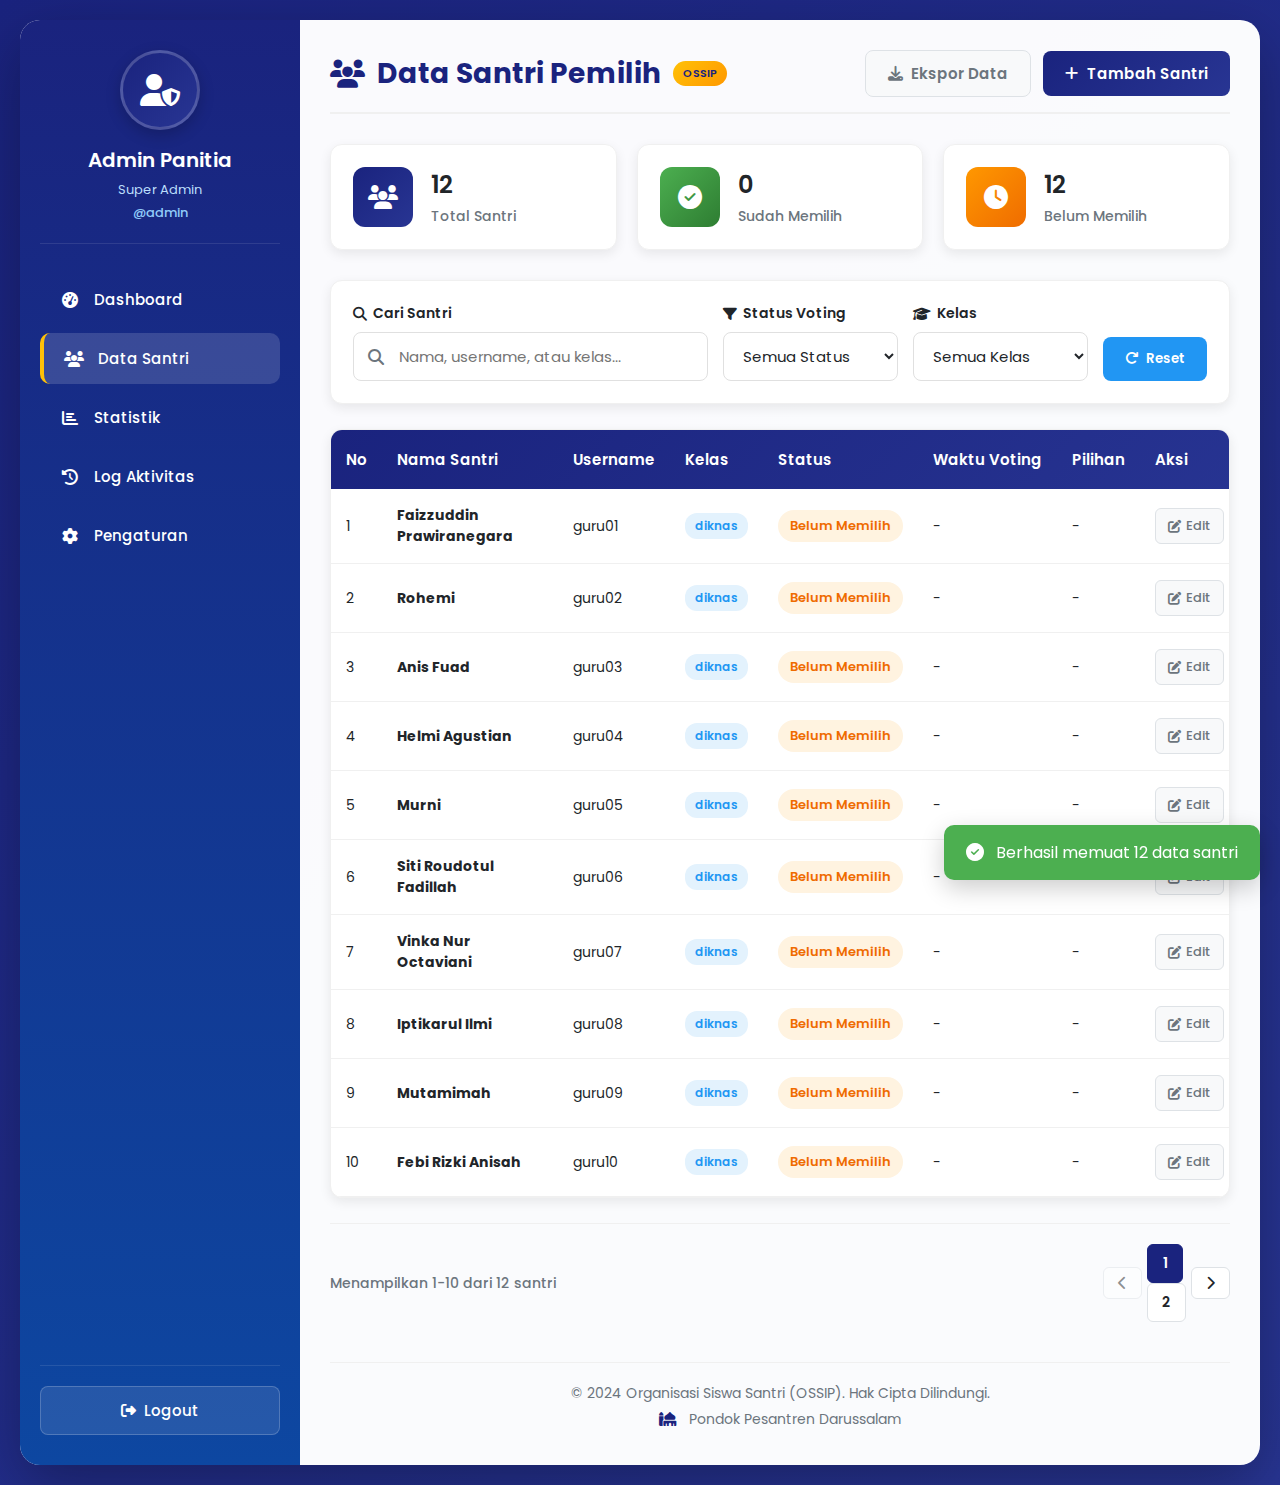
<file: admin-voters.html>
<!DOCTYPE html>
<html lang="id">
<head>
    <meta charset="UTF-8">
    <meta name="viewport" content="width=device-width, initial-scale=1.0">
    <title>Admin OSSIP - Data Santri</title>
    <link rel="stylesheet" href="https://cdnjs.cloudflare.com/ajax/libs/font-awesome/6.4.0/css/all.min.css">
    <link href="https://fonts.googleapis.com/css2?family=Poppins:wght@300;400;500;600;700&display=swap" rel="stylesheet">
    <style>
        /* ===== RESET & BASE STYLES ===== */
        * {
            margin: 0;
            padding: 0;
            box-sizing: border-box;
            font-family: 'Poppins', sans-serif;
        }

        :root {
            --primary-color: #1a237e;
            --secondary-color: #283593;
            --success-color: #4CAF50;
            --danger-color: #f44336;
            --warning-color: #ff9800;
            --info-color: #2196f3;
            --light-color: #f8f9fa;
            --dark-color: #212529;
            --gray-color: #6c757d;
        }

        body {
            background: linear-gradient(135deg, var(--primary-color) 0%, var(--secondary-color) 100%);
            min-height: 100vh;
            color: var(--dark-color);
        }

        /* ===== ADMIN DASHBOARD LAYOUT ===== */
        .admin-dashboard-container {
            display: flex;
            min-height: 100vh;
            background: rgba(255, 255, 255, 0.98);
            border-radius: 20px;
            margin: 20px;
            box-shadow: 0 20px 60px rgba(0, 0, 0, 0.3);
            overflow: hidden;
        }

        /* ===== SIDEBAR ===== */
        .admin-sidebar {
            width: 280px;
            background: linear-gradient(180deg, var(--primary-color) 0%, #0d47a1 100%);
            color: white;
            padding: 30px 20px;
            display: flex;
            flex-direction: column;
        }

        .admin-profile {
            text-align: center;
            margin-bottom: 30px;
            padding-bottom: 20px;
            border-bottom: 1px solid rgba(255, 255, 255, 0.1);
        }

        .profile-avatar {
            width: 80px;
            height: 80px;
            background: linear-gradient(135deg, var(--primary-color) 0%, var(--secondary-color) 100%);
            border-radius: 50%;
            display: flex;
            align-items: center;
            justify-content: center;
            margin: 0 auto 15px;
            font-size: 32px;
            box-shadow: 0 5px 15px rgba(0, 0, 0, 0.2);
            border: 3px solid rgba(255, 255, 255, 0.2);
        }

        .admin-profile h3 {
            font-size: 20px;
            margin-bottom: 5px;
            font-weight: 600;
        }

        .admin-role {
            color: #bbdefb;
            font-size: 13px;
            margin-bottom: 3px;
        }

        .admin-username {
            color: #90caf9;
            font-size: 13px;
            font-weight: 500;
        }

        .admin-menu {
            flex: 1;
            margin-bottom: 20px;
        }

        .admin-menu ul {
            list-style: none;
        }

        .admin-menu li {
            margin-bottom: 8px;
            border-radius: 10px;
            overflow: hidden;
            transition: all 0.3s ease;
        }

        .admin-menu li:hover {
            background: rgba(255, 255, 255, 0.1);
            transform: translateX(5px);
        }

        .admin-menu li.active {
            background: rgba(255, 255, 255, 0.15);
            border-left: 4px solid #ffc107;
        }

        .admin-menu a {
            display: flex;
            align-items: center;
            padding: 14px 18px;
            color: white;
            text-decoration: none;
            font-size: 15px;
            font-weight: 500;
        }

        .admin-menu i {
            width: 24px;
            margin-right: 12px;
            font-size: 16px;
            text-align: center;
        }

        .logout-section {
            margin-top: auto;
            padding-top: 20px;
            border-top: 1px solid rgba(255, 255, 255, 0.1);
        }

        .btn-logout {
            width: 100%;
            padding: 12px;
            background: rgba(255, 255, 255, 0.1);
            color: white;
            border: 1px solid rgba(255, 255, 255, 0.2);
            border-radius: 8px;
            cursor: pointer;
            font-size: 15px;
            font-weight: 500;
            display: flex;
            align-items: center;
            justify-content: center;
            gap: 8px;
            transition: all 0.3s ease;
        }

        .btn-logout:hover {
            background: rgba(255, 255, 255, 0.2);
            transform: translateY(-2px);
        }

        /* ===== MAIN CONTENT ===== */
        .admin-main-content {
            flex: 1;
            padding: 30px;
            overflow-y: auto;
        }

        .page-header {
            display: flex;
            justify-content: space-between;
            align-items: center;
            margin-bottom: 30px;
            padding-bottom: 15px;
            border-bottom: 2px solid #f0f0f0;
        }

        .page-header h1 {
            font-size: 28px;
            color: var(--primary-color);
            display: flex;
            align-items: center;
            gap: 12px;
        }

        .header-actions {
            display: flex;
            align-items: center;
            gap: 12px;
        }

        /* ===== BUTTONS ===== */
        .btn-primary, .btn-secondary, .btn-danger {
            padding: 11px 22px;
            border: none;
            border-radius: 8px;
            font-size: 15px;
            font-weight: 600;
            cursor: pointer;
            display: flex;
            align-items: center;
            gap: 8px;
            transition: all 0.3s ease;
        }

        .btn-primary {
            background: linear-gradient(135deg, var(--primary-color) 0%, var(--secondary-color) 100%);
            color: white;
        }

        .btn-secondary {
            background: var(--light-color);
            color: var(--gray-color);
            border: 1px solid #dee2e6;
        }

        .btn-danger {
            background: var(--danger-color);
            color: white;
        }

        .btn-primary:hover {
            transform: translateY(-2px);
            box-shadow: 0 7px 20px rgba(26, 35, 126, 0.3);
        }

        .btn-secondary:hover {
            background: #e9ecef;
        }

        .btn-danger:hover {
            background: #c62828;
            transform: translateY(-2px);
        }

        /* ===== SUMMARY CARDS ===== */
        .summary-cards {
            display: grid;
            grid-template-columns: repeat(auto-fit, minmax(220px, 1fr));
            gap: 20px;
            margin-bottom: 30px;
        }

        .summary-card {
            background: white;
            padding: 22px;
            border-radius: 12px;
            box-shadow: 0 4px 12px rgba(0, 0, 0, 0.08);
            display: flex;
            align-items: center;
            transition: all 0.3s ease;
            border: 1px solid #f0f0f0;
        }

        .summary-card:hover {
            transform: translateY(-5px);
            box-shadow: 0 8px 25px rgba(0, 0, 0, 0.12);
        }

        .card-icon {
            width: 60px;
            height: 60px;
            border-radius: 12px;
            display: flex;
            align-items: center;
            justify-content: center;
            margin-right: 18px;
            font-size: 24px;
            color: white;
        }

        .card-icon.total {
            background: linear-gradient(135deg, var(--primary-color) 0%, var(--secondary-color) 100%);
        }

        .card-icon.voted {
            background: linear-gradient(135deg, var(--success-color) 0%, #2e7d32 100%);
        }

        .card-icon.not-voted {
            background: linear-gradient(135deg, var(--warning-color) 0%, #ef6c00 100%);
        }

        .card-content h3 {
            font-size: 24px;
            margin-bottom: 4px;
            color: var(--dark-color);
            font-weight: 600;
        }

        .card-content p {
            color: var(--gray-color);
            font-size: 14px;
            font-weight: 500;
        }

        /* ===== SEARCH & FILTER ===== */
        .search-filter-section {
            background: white;
            padding: 22px;
            border-radius: 12px;
            box-shadow: 0 4px 12px rgba(0, 0, 0, 0.08);
            margin-bottom: 25px;
            border: 1px solid #f0f0f0;
        }

        .search-filter-grid {
            display: grid;
            grid-template-columns: 1fr 1fr 1fr auto;
            gap: 15px;
            align-items: end;
        }

        .form-group {
            display: flex;
            flex-direction: column;
        }

        .form-group label {
            margin-bottom: 8px;
            font-weight: 600;
            color: var(--dark-color);
            font-size: 14px;
            display: flex;
            align-items: center;
            gap: 6px;
        }

        .form-control {
            padding: 12px 15px;
            border: 1px solid #e0e0e0;
            border-radius: 8px;
            font-size: 15px;
            transition: all 0.3s ease;
            background: white;
            color: var(--dark-color);
        }

        .form-control:focus {
            outline: none;
            border-color: var(--primary-color);
            box-shadow: 0 0 0 3px rgba(26, 35, 126, 0.1);
        }

        .btn-filter {
            padding: 12px 22px;
            background: var(--info-color);
            color: white;
            border: none;
            border-radius: 8px;
            font-weight: 600;
            cursor: pointer;
            display: flex;
            align-items: center;
            gap: 8px;
            transition: all 0.3s ease;
        }

        .btn-filter:hover {
            background: #0d47a1;
            transform: translateY(-2px);
        }

        .search-box {
            position: relative;
        }

        .search-box i {
            position: absolute;
            left: 15px;
            top: 50%;
            transform: translateY(-50%);
            color: var(--gray-color);
        }

        .search-box input {
            padding-left: 45px;
        }

        /* ===== TABLE STYLES ===== */
        .voters-table-container {
            background: white;
            border-radius: 12px;
            overflow: hidden;
            box-shadow: 0 4px 12px rgba(0, 0, 0, 0.08);
            margin-bottom: 25px;
            border: 1px solid #f0f0f0;
        }

        .table-responsive {
            overflow-x: auto;
        }

        .voters-table {
            width: 100%;
            border-collapse: collapse;
            min-width: 1000px;
        }

        .voters-table thead {
            background: linear-gradient(135deg, var(--primary-color) 0%, var(--secondary-color) 100%);
            color: white;
        }

        .voters-table th {
            padding: 18px 15px;
            text-align: left;
            font-weight: 600;
            font-size: 15px;
            white-space: nowrap;
        }

        .voters-table tbody tr {
            border-bottom: 1px solid #f0f0f0;
            transition: all 0.2s ease;
        }

        .voters-table tbody tr:hover {
            background: #f8f9fa;
        }

        .voters-table td {
            padding: 16px 15px;
            color: var(--dark-color);
            font-size: 14px;
        }

        /* ===== STATUS BADGES ===== */
        .status-badge {
            padding: 6px 12px;
            border-radius: 20px;
            font-size: 13px;
            font-weight: 600;
            display: inline-block;
            white-space: nowrap;
        }

        .status-voted {
            background: #e8f5e9;
            color: #2e7d32;
        }

        .status-not-voted {
            background: #fff3e0;
            color: #ef6c00;
        }

        /* ===== ACTION BUTTONS ===== */
        .action-buttons {
            display: flex;
            gap: 8px;
        }

        .btn-action {
            padding: 7px 12px;
            border: none;
            border-radius: 6px;
            cursor: pointer;
            font-size: 13px;
            display: flex;
            align-items: center;
            gap: 5px;
            transition: all 0.2s ease;
            font-weight: 500;
        }

        .btn-edit {
            background: #f8f9fa;
            color: var(--gray-color);
            border: 1px solid #dee2e6;
        }

        .btn-edit:hover {
            background: #e9ecef;
            transform: translateY(-2px);
        }

        .btn-delete {
            background: #ffebee;
            color: var(--danger-color);
            border: 1px solid #ffcdd2;
        }

        .btn-delete:hover {
            background: #ffcdd2;
            transform: translateY(-2px);
        }

        .btn-reset-vote {
            background: #e3f2fd;
            color: var(--info-color);
            border: 1px solid #bbdefb;
        }

        .btn-reset-vote:hover {
            background: #bbdefb;
            transform: translateY(-2px);
        }

        /* ===== PAGINATION ===== */
        .pagination-container {
            display: flex;
            justify-content: space-between;
            align-items: center;
            margin-top: 25px;
            padding-top: 20px;
            border-top: 1px solid #f0f0f0;
        }

        .pagination-info {
            color: var(--gray-color);
            font-size: 14px;
            font-weight: 500;
        }

        .pagination-controls {
            display: flex;
            gap: 5px;
            align-items: center;
        }

        .pagination-btn {
            padding: 8px 14px;
            border: 1px solid #dee2e6;
            border-radius: 6px;
            background: white;
            color: var(--dark-color);
            cursor: pointer;
            font-weight: 600;
            font-size: 14px;
            transition: all 0.3s ease;
            min-width: 36px;
            display: flex;
            align-items: center;
            justify-content: center;
        }

        .pagination-btn:hover:not(:disabled) {
            background: #f8f9fa;
            border-color: var(--primary-color);
            color: var(--primary-color);
        }

        .pagination-btn:disabled {
            opacity: 0.5;
            cursor: not-allowed;
        }

        .pagination-btn.active {
            background: var(--primary-color);
            color: white;
            border-color: var(--primary-color);
        }

        /* ===== FORM ROWS ===== */
        .form-row {
            display: grid;
            grid-template-columns: 1fr 1fr;
            gap: 15px;
            margin-bottom: 15px;
        }

        /* ===== BADGES ===== */
        .ossip-badge {
            background: linear-gradient(135deg, #ffc107 0%, #ff9800 100%);
            color: var(--primary-color);
            padding: 4px 10px;
            border-radius: 15px;
            font-size: 11px;
            font-weight: 600;
            display: inline-flex;
            align-items: center;
            gap: 4px;
        }

        .class-badge {
            background: #e3f2fd;
            color: var(--info-color);
            padding: 4px 10px;
            border-radius: 12px;
            font-size: 12px;
            font-weight: 600;
            display: inline-block;
        }

        /* ===== MODAL STYLES ===== */
        .modal {
            display: none;
            position: fixed;
            top: 0;
            left: 0;
            width: 100%;
            height: 100%;
            background: rgba(0, 0, 0, 0.5);
            z-index: 1000;
            align-items: center;
            justify-content: center;
            backdrop-filter: blur(3px);
        }

        .modal-content {
            background: white;
            border-radius: 15px;
            width: 90%;
            max-width: 500px;
            padding: 30px;
            box-shadow: 0 20px 60px rgba(0, 0, 0, 0.3);
            animation: modalSlideIn 0.3s ease;
        }

        @keyframes modalSlideIn {
            from {
                opacity: 0;
                transform: translateY(-50px);
            }
            to {
                opacity: 1;
                transform: translateY(0);
            }
        }

        .modal-header {
            display: flex;
            justify-content: space-between;
            align-items: center;
            margin-bottom: 20px;
            padding-bottom: 15px;
            border-bottom: 1px solid #eaeaea;
        }

        .modal-title {
            font-size: 22px;
            color: var(--primary-color);
            display: flex;
            align-items: center;
            gap: 10px;
        }

        .close-modal {
            background: none;
            border: none;
            font-size: 28px;
            color: #90a4ae;
            cursor: pointer;
            transition: color 0.3s ease;
            line-height: 1;
        }

        .close-modal:hover {
            color: var(--danger-color);
        }

        .modal-actions {
            display: flex;
            justify-content: flex-end;
            gap: 10px;
            margin-top: 25px;
            padding-top: 15px;
            border-top: 1px solid #eaeaea;
        }

        .modal-confirm .modal-content {
            max-width: 400px;
        }

        /* ===== LOADING OVERLAY ===== */
        .loading-overlay {
            position: fixed;
            top: 0;
            left: 0;
            width: 100%;
            height: 100%;
            background: rgba(255, 255, 255, 0.95);
            display: none;
            flex-direction: column;
            justify-content: center;
            align-items: center;
            z-index: 9999;
            backdrop-filter: blur(3px);
        }

        .loading-content {
            text-align: center;
            padding: 40px;
            background: white;
            border-radius: 15px;
            box-shadow: 0 10px 40px rgba(0, 0, 0, 0.15);
        }

        .loading-content i {
            font-size: 48px;
            color: var(--primary-color);
            margin-bottom: 20px;
            display: block;
        }

        .loading-content p {
            font-size: 16px;
            color: var(--dark-color);
            margin-bottom: 20px;
            font-weight: 500;
        }

        .btn-retry {
            padding: 10px 20px;
            background: var(--primary-color);
            color: white;
            border: none;
            border-radius: 6px;
            cursor: pointer;
            font-weight: 600;
            display: inline-flex;
            align-items: center;
            gap: 8px;
            transition: all 0.3s ease;
        }

        .btn-retry:hover {
            background: var(--secondary-color);
            transform: translateY(-2px);
        }

        /* ===== TOAST NOTIFICATION ===== */
        .toast {
            position: fixed;
            bottom: 20px;
            right: 20px;
            background: var(--dark-color);
            color: white;
            padding: 15px 22px;
            border-radius: 10px;
            box-shadow: 0 8px 25px rgba(0, 0, 0, 0.2);
            z-index: 1000;
            display: none;
            align-items: center;
            gap: 12px;
            animation: toastSlideIn 0.3s ease;
            max-width: 400px;
        }

        @keyframes toastSlideIn {
            from {
                transform: translateX(100%);
                opacity: 0;
            }
            to {
                transform: translateX(0);
                opacity: 1;
            }
        }

        .toast.success {
            background: var(--success-color);
        }

        .toast.error {
            background: var(--danger-color);
        }

        .toast.warning {
            background: var(--warning-color);
        }

        .toast.info {
            background: var(--info-color);
        }

        .toast i {
            font-size: 18px;
        }

        /* ===== ERROR MESSAGE ===== */
        .error-message {
            background: #ffebee;
            border: 1px solid #ffcdd2;
            color: #c62828;
            padding: 20px;
            border-radius: 10px;
            margin: 20px 0;
            text-align: center;
        }

        .error-message i {
            font-size: 32px;
            margin-bottom: 10px;
            display: block;
        }

        .error-message h3 {
            margin-bottom: 10px;
            font-size: 18px;
        }

        /* ===== FOOTER ===== */
        .admin-footer {
            margin-top: 40px;
            padding-top: 20px;
            border-top: 1px solid #f0f0f0;
            text-align: center;
            color: var(--gray-color);
            font-size: 14px;
        }

        .admin-footer p {
            margin-bottom: 5px;
        }

        .admin-footer i {
            margin-right: 8px;
            color: var(--primary-color);
        }

        /* ===== RESPONSIVE DESIGN ===== */
        @media (max-width: 1200px) {
            .admin-dashboard-container {
                flex-direction: column;
                margin: 10px;
            }
            
            .admin-sidebar {
                width: 100%;
                padding: 20px;
            }
            
            .search-filter-grid {
                grid-template-columns: 1fr 1fr auto;
            }
            
            .voters-table {
                min-width: 900px;
            }
        }

        @media (max-width: 992px) {
            .search-filter-grid {
                grid-template-columns: 1fr auto;
            }
            
            .page-header {
                flex-direction: column;
                align-items: flex-start;
                gap: 15px;
            }
            
            .header-actions {
                width: 100%;
                justify-content: flex-start;
            }
        }

        @media (max-width: 768px) {
            .admin-main-content {
                padding: 20px;
            }
            
            .summary-cards {
                grid-template-columns: 1fr;
            }
            
            .search-filter-grid {
                grid-template-columns: 1fr;
            }
            
            .form-row {
                grid-template-columns: 1fr;
            }
            
            .action-buttons {
                flex-direction: column;
            }
            
            .pagination-container {
                flex-direction: column;
                gap: 15px;
                align-items: stretch;
            }
            
            .pagination-controls {
                justify-content: center;
            }
        }

        @media (max-width: 576px) {
            .admin-dashboard-container {
                margin: 5px;
                border-radius: 10px;
            }
            
            .modal-content {
                padding: 20px;
                margin: 10px;
            }
            
            .page-header h1 {
                font-size: 24px;
            }
        }

        /* ===== DEBUG INFO (Untuk Troubleshooting) ===== */
        .debug-info {
            position: fixed;
            top: 10px;
            right: 10px;
            background: rgba(0, 0, 0, 0.8);
            color: white;
            padding: 10px;
            border-radius: 5px;
            font-size: 12px;
            z-index: 9999;
            display: none;
        }
    </style>
</head>
<body>
    <!-- Debug Info (Bisa diaktifkan untuk troubleshooting) -->
    <div class="debug-info" id="debugInfo">
        Status: Initializing...
    </div>

    <!-- Loading Overlay -->
    <div id="loadingOverlay" class="loading-overlay">
        <div class="loading-content">
            <i class="fas fa-spinner fa-spin"></i>
            <p>Memuat data santri...</p>
            <p id="loadingDetail" style="font-size: 14px; color: var(--gray-color);">Mohon tunggu</p>
            <button class="btn-retry" onclick="retryLoad()" style="display: none; margin-top: 15px;">
                <i class="fas fa-redo"></i> Coba Lagi
            </button>
        </div>
    </div>

    <!-- Toast Notification -->
    <div id="toast" class="toast">
        <i class="fas fa-info-circle"></i>
        <span id="toastMessage">Pesan</span>
    </div>

    <div class="admin-dashboard-container">
        <!-- Sidebar -->
        <div class="admin-sidebar">
            <div class="admin-profile">
                <div class="profile-avatar">
                    <i class="fas fa-user-shield"></i>
                </div>
                <h3 id="adminName">Memuat...</h3>
                <p class="admin-role" id="adminRole">Memuat...</p>
                <p class="admin-username" id="adminUsername">@memuat</p>
            </div>
            
            <nav class="admin-menu">
                <ul>
                    <li>
                        <a href="admin-dashboard.html">
                            <i class="fas fa-tachometer-alt"></i>
                            <span>Dashboard</span>
                        </a>
                    </li>
                    <li class="active">
                        <a href="admin-voters.html">
                            <i class="fas fa-users"></i>
                            <span>Data Santri</span>
                        </a>
                    </li>
                    <li>
                        <a href="admin-statistics.html">
                            <i class="fas fa-chart-bar"></i>
                            <span>Statistik</span>
                        </a>
                    </li>
                    <li>
                        <a href="admin-logs.html">
                            <i class="fas fa-history"></i>
                            <span>Log Aktivitas</span>
                        </a>
                    </li>
                    <li>
                        <a href="admin-settings.html">
                            <i class="fas fa-cog"></i>
                            <span>Pengaturan</span>
                        </a>
                    </li>
                </ul>
            </nav>

            <div class="logout-section">
                <button class="btn-logout" onclick="doLogout()">
                    <i class="fas fa-sign-out-alt"></i> Logout
                </button>
            </div>
        </div>

        <!-- Main Content -->
        <div class="admin-main-content">
            <!-- Page Header -->
            <div class="page-header">
                <h1><i class="fas fa-users"></i> Data Santri Pemilih <span class="ossip-badge">OSSIP</span></h1>
                <div class="header-actions">
                    <button class="btn-secondary" onclick="exportData()">
                        <i class="fas fa-download"></i> Ekspor Data
                    </button>
                    <button class="btn-primary" onclick="showAddVoterModal()">
                        <i class="fas fa-plus"></i> Tambah Santri
                    </button>
                </div>
            </div>

            <!-- Summary Cards -->
            <div class="summary-cards">
                <div class="summary-card">
                    <div class="card-icon total">
                        <i class="fas fa-users"></i>
                    </div>
                    <div class="card-content">
                        <h3 id="totalVoters">0</h3>
                        <p>Total Santri</p>
                    </div>
                </div>
                <div class="summary-card">
                    <div class="card-icon voted">
                        <i class="fas fa-check-circle"></i>
                    </div>
                    <div class="card-content">
                        <h3 id="votedCount">0</h3>
                        <p>Sudah Memilih</p>
                    </div>
                </div>
                <div class="summary-card">
                    <div class="card-icon not-voted">
                        <i class="fas fa-clock"></i>
                    </div>
                    <div class="card-content">
                        <h3 id="notVotedCount">0</h3>
                        <p>Belum Memilih</p>
                    </div>
                </div>
            </div>

            <!-- Search and Filter -->
            <div class="search-filter-section">
                <div class="search-filter-grid">
                    <div class="form-group">
                        <label for="searchInput"><i class="fas fa-search"></i> Cari Santri</label>
                        <div class="search-box">
                            <i class="fas fa-search"></i>
                            <input type="text" id="searchInput" class="form-control" 
                                   placeholder="Nama, username, atau kelas..." 
                                   oninput="handleSearchInput()">
                        </div>
                    </div>
                    <div class="form-group">
                        <label for="statusFilter"><i class="fas fa-filter"></i> Status Voting</label>
                        <select id="statusFilter" class="form-control" onchange="filterVoters()">
                            <option value="all">Semua Status</option>
                            <option value="voted">Sudah Memilih</option>
                            <option value="not-voted">Belum Memilih</option>
                        </select>
                    </div>
                    <div class="form-group">
                        <label for="classFilter"><i class="fas fa-graduation-cap"></i> Kelas</label>
                        <select id="classFilter" class="form-control" onchange="filterVoters()">
                            <option value="all">Semua Kelas</option>
                            <option value="10B">Kelas 10B</option>
                            <option value="11C">Kelas 11C</option>
                            <option value="11D">Kelas 11D</option>
                            <option value="12C">Kelas 12C</option>
                            <option value="12D">Kelas 12D</option>
                        </select>
                    </div>
                    <button class="btn-filter" onclick="resetFilters()">
                        <i class="fas fa-redo"></i> Reset
                    </button>
                </div>
            </div>

            <!-- Voters Table -->
            <div class="voters-table-container">
                <div class="table-responsive">
                    <table class="voters-table">
                        <thead>
                            <tr>
                                <th>No</th>
                                <th>Nama Santri</th>
                                <th>Username</th>
                                <th>Kelas</th>
                                <th>Status</th>
                                <th>Waktu Voting</th>
                                <th>Pilihan</th>
                                <th>Aksi</th>
                            </tr>
                        </thead>
                        <tbody id="votersTableBody">
                            <!-- Data akan diisi oleh JavaScript -->
                        </tbody>
                    </table>
                </div>
            </div>

            <!-- Pagination -->
            <div class="pagination-container">
                <div class="pagination-info" id="paginationInfo">
                    Menampilkan 0-0 dari 0 santri
                </div>
                <div class="pagination-controls">
                    <button class="pagination-btn" onclick="changePage(currentPage - 1)" disabled id="prevBtn">
                        <i class="fas fa-chevron-left"></i>
                    </button>
                    <div id="pageNumbers"></div>
                    <button class="pagination-btn" onclick="changePage(currentPage + 1)" disabled id="nextBtn">
                        <i class="fas fa-chevron-right"></i>
                    </button>
                </div>
            </div>

            <!-- Footer -->
            <div class="admin-footer">
                <p>&copy; 2024 Organisasi Siswa Santri (OSSIP). Hak Cipta Dilindungi.</p>
                <p><i class="fas fa-mosque"></i> Pondok Pesantren Darussalam</p>
            </div>
        </div>
    </div>

    <!-- Modal Tambah/Edit Santri -->
    <div id="voterModal" class="modal">
        <div class="modal-content">
            <div class="modal-header">
                <h3 class="modal-title" id="modalTitle">
                    <i class="fas fa-user-plus"></i> Tambah Santri Baru
                </h3>
                <button class="close-modal" onclick="closeModal()">&times;</button>
            </div>
            <div class="modal-body">
                <form id="voterForm">
                    <div class="form-group">
                        <label for="fullName">Nama Lengkap Santri *</label>
                        <input type="text" id="fullName" class="form-control" required>
                    </div>
                    <div class="form-group">
                        <label for="username">Username *</label>
                        <input type="text" id="username" class="form-control" required 
                               pattern="[a-zA-Z0-9]+" title="Hanya huruf dan angka">
                        <small style="color: var(--gray-color); font-size: 12px; margin-top: 5px; display: block;">
                            Contoh: siswa108
                        </small>
                    </div>
                    <div class="form-row">
                        <div class="form-group">
                            <label for="kelas">Kelas *</label>
                            <select id="kelas" class="form-control" required>
                                <option value="">Pilih Kelas</option>
                                <option value="10B">Kelas 10B</option>
                                <option value="11C">Kelas 11C</option>
                                <option value="11D">Kelas 11D</option>
                                <option value="12C">Kelas 12C</option>
                                <option value="12D">Kelas 12D</option>
                            </select>
                        </div>
                        <div class="form-group">
                            <label for="status">Status Voting</label>
                            <select id="status" class="form-control">
                                <option value="false">Belum Memilih</option>
                                <option value="true">Sudah Memilih</option>
                            </select>
                        </div>
                    </div>
                    <div class="form-group" id="candidateField" style="display: none;">
                        <label for="candidateId">Pilihan Kandidat *</label>
                        <select id="candidateId" class="form-control">
                            <option value="">Pilih Kandidat</option>
                        </select>
                    </div>
                    <div class="modal-actions">
                        <button type="button" class="btn-secondary" onclick="closeModal()">
                            Batal
                        </button>
                        <button type="submit" class="btn-primary" id="submitBtn">
                            Simpan Data
                        </button>
                    </div>
                </form>
            </div>
        </div>
    </div>

    <!-- Modal Konfirmasi -->
    <div id="confirmModal" class="modal modal-confirm">
        <div class="modal-content">
            <div class="modal-header">
                <h3 class="modal-title">
                    <i class="fas fa-exclamation-triangle"></i> Konfirmasi
                </h3>
                <button class="close-modal" onclick="closeConfirmModal()">&times;</button>
            </div>
            <div class="modal-body">
                <p id="confirmMessage">Apakah Anda yakin?</p>
            </div>
            <div class="modal-actions">
                <button type="button" class="btn-secondary" onclick="closeConfirmModal()">
                    Batal
                </button>
                <button type="button" class="btn-danger" id="confirmActionBtn">
                    Ya, Lanjutkan
                </button>
            </div>
        </div>
    </div>
    <script src="database.js"></script>
    <script>
        // ===== GLOBAL VARIABLES =====
        let allVoters = [];
        let filteredVoters = [];
        let currentPage = 1;
        const itemsPerPage = 10;
        let isEditing = false;
        let editingVoterId = null;
        let candidates = [];
        let searchTimer = null;

        // ===== DEBUG UTILITIES =====
        function debugLog(message) {
            console.log(`[Admin Voters] ${message}`);
            const debugInfo = document.getElementById('debugInfo');
            if (debugInfo) {
                debugInfo.textContent = message;
            }
        }

        // ===== INITIALIZATION =====
        document.addEventListener('DOMContentLoaded', async function() {
            debugLog('DOM Content Loaded');
            
            // Check session first
            checkSession();
            
            // Set admin info
            setAdminInfo();
            
            // Initialize the page
            await initializePage();
            
            // Set up event listeners
            setupEventListeners();
        });

        // Check session
        function checkSession() {
            const isLoggedIn = sessionStorage.getItem('adminLoggedIn');
            const adminUsername = sessionStorage.getItem('adminUsername');
            
            if (!isLoggedIn || !adminUsername) {
                showToast('Anda harus login sebagai admin terlebih dahulu!', 'warning');
                setTimeout(() => {
                    window.location.href = 'admin-login.html';
                }, 2000);
                return false;
            }
            return true;
        }

        // Set admin info
        function setAdminInfo() {
            try {
                const adminName = sessionStorage.getItem('adminName') || 'Admin Panitia';
                const adminRole = sessionStorage.getItem('adminRole') || 'Super Admin';
                const adminUsername = sessionStorage.getItem('adminUsername') || 'admin';
                
                document.getElementById('adminName').textContent = adminName;
                document.getElementById('adminRole').textContent = adminRole;
                document.getElementById('adminUsername').textContent = '@' + adminUsername;
                
                debugLog(`Admin Info: ${adminName} (${adminRole})`);
            } catch (error) {
                console.error('Error setting admin info:', error);
            }
        }

        // Initialize page
        async function initializePage() {
            debugLog('Initializing page...');
            showLoading('Memuat data santri...');
            
            try {
                // Wait for database to be ready
                await waitForDatabase();
                
                // Load initial data
                await loadInitialData();
                
                debugLog('Page initialized successfully');
                
            } catch (error) {
                debugLog(`Initialization failed: ${error.message}`);
                showToast('Gagal memuat data: ' + error.message, 'error');
                showFallbackUI();
            } finally {
                showLoading(false);
            }
        }

        // Wait for database
   async function waitForDatabase() {
    debugLog('Waiting for database...');
    
    return new Promise((resolve, reject) => {
        let attempts = 0;
        const maxAttempts = 30; // Tambah waktu tunggu
        
        const checkDatabase = () => {
            attempts++;
            document.getElementById('loadingDetail').textContent = 
                `Mengecek database... (${attempts}/${maxAttempts})`;
            
            // Cek lebih spesifik
            if (window.db && typeof window.db.getAllVoters === 'function') {
                debugLog('Database ready!');
                resolve();
                return;
            }
            
            if (attempts >= maxAttempts) {
                debugLog(`Database timeout. window.db = ${window.db ? 'exists' : 'null'}`);
                reject(new Error('Database tidak ditemukan. Pastikan database.js dimuat.'));
                return;
            }
            
            setTimeout(checkDatabase, 500);
        };
        
        checkDatabase();
    });
}

        // Load initial data
        async function loadInitialData() {
            debugLog('Loading initial data...');
            document.getElementById('loadingDetail').textContent = 'Memuat data santri...';
            
            try {
                // Load voters
                allVoters = await window.db.getAllVoters();
                debugLog(`Loaded ${allVoters.length} voters`);
                
                // Load candidates
                candidates = await window.db.getAllCandidates();
                debugLog(`Loaded ${candidates.length} candidates`);
                
                // Update summary
                updateSummary();
                
                // Initialize table
                filteredVoters = [...allVoters];
                renderVotersTable();
                
                // Show success message
                if (allVoters.length > 0) {
                    showToast(`Berhasil memuat ${allVoters.length} data santri`, 'success');
                }
                
            } catch (error) {
                debugLog(`Error loading data: ${error.message}`);
                throw error;
            }
        }

        // ===== UI FUNCTIONS =====
        
        // Show loading overlay
        function showLoading(message = 'Memuat...') {
            const overlay = document.getElementById('loadingOverlay');
            const retryBtn = overlay.querySelector('.btn-retry');
            
            if (message) {
                overlay.style.display = 'flex';
                document.getElementById('loadingDetail').textContent = message;
                retryBtn.style.display = 'none';
            } else {
                overlay.style.display = 'none';
            }
        }

        // Show retry button
        function showRetryButton() {
            const retryBtn = document.querySelector('.btn-retry');
            if (retryBtn) {
                retryBtn.style.display = 'inline-flex';
            }
        }

        // Retry loading
        function retryLoad() {
            debugLog('Retrying load...');
            initializePage();
        }

        // Show toast notification
        function showToast(message, type = 'info') {
            const toast = document.getElementById('toast');
            const toastMessage = document.getElementById('toastMessage');
            
            toastMessage.textContent = message;
            toast.className = `toast ${type}`;
            toast.style.display = 'flex';
            
            // Set icon based on type
            const icon = toast.querySelector('i');
            switch(type) {
                case 'success':
                    icon.className = 'fas fa-check-circle';
                    break;
                case 'error':
                    icon.className = 'fas fa-exclamation-circle';
                    break;
                case 'warning':
                    icon.className = 'fas fa-exclamation-triangle';
                    break;
                default:
                    icon.className = 'fas fa-info-circle';
            }
            
            // Auto hide
            setTimeout(() => {
                toast.style.display = 'none';
            }, 3000);
        }

        // Update summary cards
        function updateSummary() {
            const totalVoters = allVoters.length;
            const votedCount = allVoters.filter(v => v.has_voted).length;
            const notVotedCount = totalVoters - votedCount;
            
            document.getElementById('totalVoters').textContent = totalVoters;
            document.getElementById('votedCount').textContent = votedCount;
            document.getElementById('notVotedCount').textContent = notVotedCount;
        }

        // ===== TABLE FUNCTIONS =====
        
        // Render voters table
        function renderVotersTable() {
            const tableBody = document.getElementById('votersTableBody');
            
            if (filteredVoters.length === 0) {
                tableBody.innerHTML = `
                    <tr>
                        <td colspan="8" style="text-align: center; padding: 40px;">
                            <i class="fas fa-users-slash" style="font-size: 48px; color: #bdbdbd; margin-bottom: 15px;"></i>
                            <p style="color: #757575; font-size: 16px; margin-bottom: 10px;">Tidak ada data santri yang ditemukan</p>
                            <button onclick="resetFilters()" class="btn-secondary" style="margin-top: 10px;">
                                <i class="fas fa-redo"></i> Reset Filter
                            </button>
                        </td>
                    </tr>
                `;
                updatePagination();
                return;
            }
            
            // Calculate pagination
            const startIndex = (currentPage - 1) * itemsPerPage;
            const endIndex = Math.min(startIndex + itemsPerPage, filteredVoters.length);
            const pageVoters = filteredVoters.slice(startIndex, endIndex);
            
            let tableHTML = '';
            
            pageVoters.forEach((voter, index) => {
                const rowNumber = startIndex + index + 1;
                const statusClass = voter.has_voted ? 'status-voted' : 'status-not-voted';
                const statusText = voter.has_voted ? 'Sudah Memilih' : 'Belum Memilih';
                const voteTime = voter.has_voted && voter.vote_time 
                    ? formatDateTime(voter.vote_time) 
                    : '-';
                
                // Get candidate info if voted
                let candidateInfo = '-';
                if (voter.has_voted && voter.vote_candidate_id) {
                    const candidate = candidates.find(c => c.id === voter.vote_candidate_id);
                    if (candidate) {
                        candidateInfo = `No. ${candidate.number} - ${candidate.chairman_name}`;
                    }
                }
                
                tableHTML += `
                    <tr>
                        <td>${rowNumber}</td>
                        <td>
                            <strong>${voter.name}</strong>
                            ${voter.has_voted ? 
                                '<span class="ossip-badge"><i class="fas fa-vote-yea"></i> Telah Voting</span>' : 
                                ''}
                        </td>
                        <td><code>${voter.username}</code></td>
                        <td>
                            <span class="class-badge">${voter.class}</span>
                        </td>
                        <td><span class="status-badge ${statusClass}">${statusText}</span></td>
                        <td>${voteTime}</td>
                        <td>${candidateInfo}</td>
                        <td>
                            <div class="action-buttons">
                                ${voter.has_voted ? `
                                    <button class="btn-action btn-reset-vote" onclick="resetSingleVote(${voter.id})" 
                                            title="Reset Voting" data-id="${voter.id}">
                                        <i class="fas fa-undo"></i> Reset
                                    </button>
                                ` : ''}
                                <button class="btn-action btn-edit" onclick="editVoter(${voter.id})" 
                                        title="Edit Data" data-id="${voter.id}">
                                    <i class="fas fa-edit"></i> Edit
                                </button>
                                <button class="btn-action btn-delete" onclick="deleteVoter(${voter.id})" 
                                        title="Hapus Data" data-id="${voter.id}">
                                    <i class="fas fa-trash"></i> Hapus
                                </button>
                            </div>
                        </td>
                    </tr>
                `;
            });
            
            tableBody.innerHTML = tableHTML;
            updatePagination();
        }

        // Format date time
        function formatDateTime(dateString) {
            try {
                const date = new Date(dateString);
                return date.toLocaleString('id-ID', {
                    day: '2-digit',
                    month: '2-digit',
                    year: 'numeric',
                    hour: '2-digit',
                    minute: '2-digit'
                });
            } catch (error) {
                return dateString;
            }
        }

        // Update pagination
        function updatePagination() {
            const totalPages = Math.ceil(filteredVoters.length / itemsPerPage);
            
            // Update pagination info
            const startItem = filteredVoters.length > 0 ? ((currentPage - 1) * itemsPerPage + 1) : 0;
            const endItem = Math.min(currentPage * itemsPerPage, filteredVoters.length);
            document.getElementById('paginationInfo').textContent = 
                `Menampilkan ${startItem}-${endItem} dari ${filteredVoters.length} santri`;
            
            // Update buttons
            document.getElementById('prevBtn').disabled = currentPage <= 1;
            document.getElementById('nextBtn').disabled = currentPage >= totalPages;
            
            // Update page numbers
            const pageNumbersDiv = document.getElementById('pageNumbers');
            pageNumbersDiv.innerHTML = '';
            
            // Show limited page numbers
            const maxVisiblePages = 5;
            let startPage = Math.max(1, currentPage - Math.floor(maxVisiblePages / 2));
            let endPage = Math.min(totalPages, startPage + maxVisiblePages - 1);
            
            if (endPage - startPage + 1 < maxVisiblePages) {
                startPage = Math.max(1, endPage - maxVisiblePages + 1);
            }
            
            for (let i = startPage; i <= endPage; i++) {
                const btn = document.createElement('button');
                btn.className = `pagination-btn ${i === currentPage ? 'active' : ''}`;
                btn.textContent = i;
                btn.onclick = () => changePage(i);
                pageNumbersDiv.appendChild(btn);
            }
        }

        // Change page
        function changePage(page) {
            if (page < 1 || page > Math.ceil(filteredVoters.length / itemsPerPage)) {
                return;
            }
            
            currentPage = page;
            renderVotersTable();
            
            // Smooth scroll to top of table
            const tableContainer = document.querySelector('.voters-table-container');
            if (tableContainer) {
                tableContainer.scrollIntoView({ behavior: 'smooth', block: 'start' });
            }
        }

        // ===== FILTER FUNCTIONS =====
        
        // Handle search input with debounce
        function handleSearchInput() {
            clearTimeout(searchTimer);
            searchTimer = setTimeout(() => {
                filterVoters();
            }, 300);
        }

        // Filter voters
        function filterVoters() {
            const searchTerm = document.getElementById('searchInput').value.toLowerCase();
            const statusFilter = document.getElementById('statusFilter').value;
            const classFilter = document.getElementById('classFilter').value;
            
            filteredVoters = allVoters.filter(voter => {
                // Search filter
                const matchesSearch = searchTerm === '' || 
                    voter.name.toLowerCase().includes(searchTerm) ||
                    voter.username.toLowerCase().includes(searchTerm) ||
                    voter.class.toLowerCase().includes(searchTerm);
                
                // Status filter
                let matchesStatus = true;
                if (statusFilter === 'voted') {
                    matchesStatus = voter.has_voted === true;
                } else if (statusFilter === 'not-voted') {
                    matchesStatus = voter.has_voted === false;
                }
                
                // Class filter
                const matchesClass = classFilter === 'all' || voter.class === classFilter;
                
                return matchesSearch && matchesStatus && matchesClass;
            });
            
            currentPage = 1;
            renderVotersTable();
        }

        // Reset filters
        function resetFilters() {
            document.getElementById('searchInput').value = '';
            document.getElementById('statusFilter').value = 'all';
            document.getElementById('classFilter').value = 'all';
            filterVoters();
            showToast('Filter telah direset', 'info');
        }

        // ===== MODAL FUNCTIONS =====
        
        // Show add voter modal
        async function showAddVoterModal() {
            debugLog('Showing add voter modal');
            
            isEditing = false;
            editingVoterId = null;
            
            document.getElementById('modalTitle').innerHTML = 
                '<i class="fas fa-user-plus"></i> Tambah Santri Baru';
            document.getElementById('voterForm').reset();
            document.getElementById('submitBtn').innerHTML = '<i class="fas fa-save"></i> Simpan Data';
            
            // Populate candidate dropdown
            const candidateSelect = document.getElementById('candidateId');
            candidateSelect.innerHTML = '<option value="">Pilih Kandidat</option>';
            candidates.forEach(candidate => {
                candidateSelect.innerHTML += `
                    <option value="${candidate.id}">
                        No. ${candidate.number} - ${candidate.chairman_name}
                    </option>
                `;
            });
            
            // Show/hide candidate field based on status
            const statusSelect = document.getElementById('status');
            statusSelect.onchange = function() {
                document.getElementById('candidateField').style.display = 
                    this.value === 'true' ? 'block' : 'none';
            };
            
            document.getElementById('voterModal').style.display = 'flex';
        }

        // Edit voter
        async function editVoter(voterId) {
            debugLog(`Editing voter ${voterId}`);
            showLoading('Memuat data santri...');
            
            try {
                const voter = await window.db.getVoterById(voterId);
                
                if (!voter) {
                    showToast('Data santri tidak ditemukan', 'error');
                    return;
                }
                
                isEditing = true;
                editingVoterId = voterId;
                
                document.getElementById('modalTitle').innerHTML = 
                    '<i class="fas fa-edit"></i> Edit Data Santri';
                document.getElementById('fullName').value = voter.name;
                document.getElementById('username').value = voter.username;
                document.getElementById('kelas').value = voter.class;
                document.getElementById('status').value = voter.has_voted.toString();
                
                // Populate candidate dropdown
                const candidateSelect = document.getElementById('candidateId');
                candidateSelect.innerHTML = '<option value="">Pilih Kandidat</option>';
                candidates.forEach(candidate => {
                    candidateSelect.innerHTML += `
                        <option value="${candidate.id}" ${voter.vote_candidate_id === candidate.id ? 'selected' : ''}>
                            No. ${candidate.number} - ${candidate.chairman_name}
                        </option>
                    `;
                });
                
                // Show/hide candidate field
                document.getElementById('candidateField').style.display = 
                    voter.has_voted ? 'block' : 'none';
                
                // Status change handler
                const statusSelect = document.getElementById('status');
                statusSelect.onchange = function() {
                    document.getElementById('candidateField').style.display = 
                        this.value === 'true' ? 'block' : 'none';
                };
                
                document.getElementById('submitBtn').innerHTML = '<i class="fas fa-sync"></i> Update Data';
                document.getElementById('voterModal').style.display = 'flex';
                
            } catch (error) {
                console.error('Error editing voter:', error);
                showToast('Gagal memuat data santri', 'error');
            } finally {
                showLoading(false);
            }
        }

        // Close modal
        function closeModal() {
            document.getElementById('voterModal').style.display = 'none';
        }

        // Close confirm modal
        function closeConfirmModal() {
            document.getElementById('confirmModal').style.display = 'none';
        }

        // ===== VOTER OPERATIONS =====
        
        // Delete voter
        async function deleteVoter(voterId) {
            const voter = allVoters.find(v => v.id === voterId);
            if (!voter) return;
            
            debugLog(`Deleting voter ${voterId}: ${voter.name}`);
            
            document.getElementById('confirmMessage').textContent = 
                `Apakah Anda yakin ingin menghapus data santri "${voter.name}" (${voter.username})?`;
            
            document.getElementById('confirmActionBtn').onclick = async () => {
                debugLog(`Confirming deletion of voter ${voterId}`);
                showLoading('Menghapus data santri...');
                
                try {
                    await window.db.deleteVoter(voterId);
                    
                    // Remove from local arrays
                    allVoters = allVoters.filter(v => v.id !== voterId);
                    filteredVoters = filteredVoters.filter(v => v.id !== voterId);
                    
                    // Update UI
                    updateSummary();
                    renderVotersTable();
                    
                    showToast('Data santri berhasil dihapus', 'success');
                    closeConfirmModal();
                    
                } catch (error) {
                    console.error('Error deleting voter:', error);
                    showToast('Gagal menghapus data santri', 'error');
                } finally {
                    showLoading(false);
                }
            };
            
            document.getElementById('confirmModal').style.display = 'flex';
        }

        // Reset single vote
        async function resetSingleVote(voterId) {
            const voter = allVoters.find(v => v.id === voterId);
            if (!voter || !voter.has_voted) return;
            
            debugLog(`Resetting vote for voter ${voterId}: ${voter.name}`);
            
            document.getElementById('confirmMessage').textContent = 
                `Apakah Anda yakin ingin mereset voting untuk "${voter.name}"?`;
            
            document.getElementById('confirmActionBtn').onclick = async () => {
                debugLog(`Confirming vote reset for voter ${voterId}`);
                showLoading('Mereset voting...');
                
                try {
                    await window.db.resetSingleVote(voterId);
                    
                    // Refresh data
                    await loadInitialData();
                    
                    showToast('Voting berhasil direset', 'success');
                    closeConfirmModal();
                    
                } catch (error) {
                    console.error('Error resetting vote:', error);
                    showToast('Gagal mereset voting', 'error');
                } finally {
                    showLoading(false);
                }
            };
            
            document.getElementById('confirmModal').style.display = 'flex';
        }

        // Export data
        async function exportData() {
            debugLog('Exporting data...');
            showLoading('Menyiapkan data untuk diekspor...');
            
            try {
                if (window.db.exportVotingDataToCSV) {
                    await window.db.exportVotingDataToCSV();
                    showToast('Data berhasil diekspor', 'success');
                } else {
                    showToast('Fitur ekspor tidak tersedia', 'error');
                }
            } catch (error) {
                console.error('Error exporting data:', error);
                showToast('Gagal mengekspor data', 'error');
            } finally {
                showLoading(false);
            }
        }

        // ===== FORM HANDLING =====
        
        // Form submission
        document.getElementById('voterForm').onsubmit = async function(e) {
            e.preventDefault();
            
            debugLog('Submitting voter form...');
            
            const formData = {
                name: document.getElementById('fullName').value.trim(),
                username: document.getElementById('username').value.trim(),
                class: document.getElementById('kelas').value,
                has_voted: document.getElementById('status').value === 'true'
            };
            
            // Validate form
            if (!formData.name || !formData.username || !formData.class) {
                showToast('Harap isi semua field yang wajib diisi', 'warning');
                return;
            }
            
            // Validate username format
            if (!/^[a-zA-Z0-9]+$/.test(formData.username)) {
                showToast('Username hanya boleh mengandung huruf dan angka', 'warning');
                return;
            }
            
            // If voted, get candidate ID
            if (formData.has_voted) {
                const candidateId = document.getElementById('candidateId').value;
                if (!candidateId) {
                    showToast('Harap pilih kandidat jika status sudah memilih', 'warning');
                    return;
                }
                formData.vote_candidate_id = parseInt(candidateId);
                formData.vote_time = new Date().toISOString();
            } else {
                formData.vote_candidate_id = null;
                formData.vote_time = null;
            }
            
            showLoading(isEditing ? 'Memperbarui data...' : 'Menyimpan data...');
            
            try {
                if (isEditing && editingVoterId) {
                    // Update existing voter
                    await window.db.updateVoter(editingVoterId, formData);
                    showToast('Data santri berhasil diperbarui', 'success');
                } else {
                    // Add new voter - need to generate new ID
                    const existingIds = allVoters.map(v => v.id);
                    const newId = existingIds.length > 0 ? Math.max(...existingIds) + 1 : 1;
                    
                    // Check if username already exists
                    const usernameExists = allVoters.some(v => v.username === formData.username);
                    if (usernameExists) {
                        throw new Error('Username sudah digunakan');
                    }
                    
                    await window.db.addVoter({
                        id: newId,
                        ...formData
                    });
                    showToast('Data santri berhasil ditambahkan', 'success');
                }
                
                // Refresh data
                await loadInitialData();
                
                // Close modal
                closeModal();
                
            } catch (error) {
                console.error('Error saving voter:', error);
                showToast('Gagal menyimpan data: ' + error.message, 'error');
            } finally {
                showLoading(false);
            }
        };

        // ===== FALLBACK UI =====
        
        // Show fallback UI if database fails
       function showFallbackUI() {
    const tableBody = document.getElementById('votersTableBody');
    tableBody.innerHTML = `
        <tr>
            <td colspan="8" style="text-align: center; padding: 40px;">
                <div class="error-message">
                    <i class="fas fa-exclamation-triangle"></i>
                    <h3>Gagal Memuat Data</h3>
                    <p>Terjadi kesalahan saat memuat data dari database.</p>
                    <p id="errorDetail" style="font-size: 12px; margin-top: 10px; color: #666;">
                        Error: Database tidak ditemukan
                    </p>
                    <div style="margin-top: 20px;">
                        <button onclick="retryLoad()" class="btn-primary">
                            <i class="fas fa-redo"></i> Coba Lagi
                        </button>
                        <button onclick="checkDatabaseStatus()" class="btn-secondary" style="margin-left: 10px;">
                            <i class="fas fa-bug"></i> Debug Database
                        </button>
                    </div>
                </div>
            </td>
        </tr>
    `;
    
    showRetryButton();
}

// Tambahkan fungsi untuk debug
function checkDatabaseStatus() {
    console.log('=== DATABASE DEBUG INFO ===');
    console.log('window.db exists?', !!window.db);
    console.log('window.db type:', typeof window.db);
    if (window.db) {
        console.log('Database methods:', Object.keys(window.db));
    }
    console.log('=== END DEBUG INFO ===');
    
    showToast('Info database telah dicatat di console', 'info');
}
            
            // Show retry button in loading overlay
            showRetryButton();

        // ===== EVENT LISTENERS =====
        
        function setupEventListeners() {
            debugLog('Setting up event listeners...');
            
            // Close modal when clicking outside
            window.addEventListener('click', function(event) {
                const modal = document.getElementById('voterModal');
                const confirmModal = document.getElementById('confirmModal');
                
                if (event.target === modal) {
                    closeModal();
                }
                if (event.target === confirmModal) {
                    closeConfirmModal();
                }
            });
            
            // Escape key to close modals
            document.addEventListener('keydown', function(event) {
                if (event.key === 'Escape') {
                    closeModal();
                    closeConfirmModal();
                }
            });
            
            // Status change listener for candidate field
            document.getElementById('status')?.addEventListener('change', function() {
                document.getElementById('candidateField').style.display = 
                    this.value === 'true' ? 'block' : 'none';
            });
            
            debugLog('Event listeners set up');
        }

        // ===== LOGOUT =====
        
        function doLogout() {
            debugLog('Logging out...');
            
            document.getElementById('confirmMessage').textContent = 
                'Apakah Anda yakin ingin logout?';
            
            document.getElementById('confirmActionBtn').onclick = function() {
                debugLog('Confirming logout');
                sessionStorage.clear();
                localStorage.clear();
                window.location.href = 'admin-login.html';
            };
            
            document.getElementById('confirmModal').style.display = 'flex';
        }

        // ===== INITIAL DEBUG CHECK =====
        console.log('Admin Voters Page Script Loaded');
        console.log('Checking database availability...');
        
        // Quick database check
        setTimeout(() => {
            if (window.db) {
                console.log('✅ Database object found:', window.db.constructor.name);
                console.log('Available methods:', Object.keys(window.db).filter(key => typeof window.db[key] === 'function'));
            } else {
                console.log('❌ Database object not found in window.db');
                console.log('Trying to load database.js manually...');
                
                // Try to load database.js if not loaded
                if (!document.querySelector('script[src*="database.js"]')) {
                    const script = document.createElement('script');
                    script.src = 'database.js';
                    script.onload = () => {
                        console.log('✅ database.js loaded manually');
                        retryLoad();
                    };
                    script.onerror = () => {
                        console.log('❌ Failed to load database.js');
                        showFallbackUI();
                    };
                    document.head.appendChild(script);
                }
            }
        }, 1000);
    </script>
</body>
</html>
</file>
<file: style.css>
/* Reset & Base Styles */
* {
    margin: 0;
    padding: 0;
    box-sizing: border-box;
}

.ipe2 {
  width:65px;           /* Tentukan ukuran bulatan di sini */
  height: 50px;
  background-color: white; /* Warna background bulat */
  border-radius: 50%;      /* Membuat wadah jadi bulat */
  display: flex;
  align-items: center;     /* Gambar ke tengah secara vertikal */
  justify-content: center; /* Gambar ke tengah secara horizontal */
  overflow: hidden;        /* Agar gambar tidak keluar dari bulatan */
}


.logo-dashboard img {
  /* KUNCI AGAR TIDAK GEPENG */
  width: 100%;             
  height: 100%;            
  object-fit: contain;     /* Gambar akan muat di dalam tanpa terpotong/gepeng */
  /* Ganti 'contain' menjadi 'cover' jika ingin gambar memenuhi seluruh bulatan */
}

.ipe2 img {
  /* KUNCI AGAR TIDAK GEPENG */
  width: 100%;             
  height: 100%;            
  object-fit: contain;     /* Gambar akan muat di dalam tanpa terpotong/gepeng */
  /* Ganti 'contain' menjadi 'cover' jika ingin gambar memenuhi seluruh bulatan */
}


:root {
    --primary-color: #2c3e50;
    --secondary-color: #3498db;
    --accent-color: #e74c3c;
    --success-color: #27ae60;
    --warning-color: #f39c12;
    --light-color: #ecf0f1;
    --dark-color: #2c3e50;
    --gray-color: #95a5a6;
    --shadow: 0 5px 15px rgba(0, 0, 0, 0.1);
    --border-radius: 10px;
    --transition: all 0.3s ease;
}

body {
    font-family: 'Poppins', sans-serif;
    line-height: 1.6;
    color: #333;
    background-color: #f9f9f9;
}

.container {
    width: 100%;
    max-width: 1200px;
    margin: 0 auto;
    padding: 0 20px;
}

/* =========================================== */
/* HEADER STYLES - OPTIMIZED & MINIMALIST */
/* =========================================== */

.main-header {
    background: rgba(255, 255, 255, 0.98);
    backdrop-filter: blur(10px);
    box-shadow: 0 2px 20px rgba(0, 0, 0, 0.05);
    position: sticky;
    top: 0;
    z-index: 1000;
    border-bottom: 1px solid rgba(0, 0, 0, 0.03);
}

.main-header .container {
    display: flex;
    justify-content: space-between;
    align-items: center;
    padding: 18px 5%;
    max-width: 1400px;
    margin: 0 auto;
}

/* LOGO */
.logo-container {
    display: flex;
    align-items: center;
    gap: 12px;
}

.logo {
    height: 45px;
    width: auto;
    object-fit: contain;
}

.logo-text h1 {
    font: 700 1.7rem/1.2 'Georgia', serif;
    color: #2c3e50;
    margin: 0;
    letter-spacing: -0.3px;
}

/* NAVIGATION */
.main-nav ul {
    display: flex;
    list-style: none;
    gap: 2px;
    margin: 0;
    padding: 0;
}

.main-nav a {
    text-decoration: none;
    color: #34495e;
    font: 500 0.95rem/1.5 sans-serif;
    display: flex;
    align-items: center;
    gap: 8px;
    padding: 10px 16px;
    border-radius: 8px;
    transition: all 0.2s ease;
}

.main-nav a:hover {
    color: var(--secondary-color);
    background: rgba(52, 152, 219, 0.08);
}

.main-nav a.active {
    color: var(--secondary-color);
    background: rgba(52, 152, 219, 0.12);
    font-weight: 600;
}

.main-nav a i {
    font-size: 1rem;
}

/* LOGIN BUTTON */
.btn-login {
    padding: 9px 22px;
    border-radius: 10px;
    font: 600 0.9rem/1 sans-serif;
    background: var(--secondary-color);
    color: white;
    border: none;
    cursor: pointer;
    transition: all 0.2s ease;
    margin-left: 8px;
    display: flex;
    align-items: center;
    gap: 6px;
}

.btn-login:hover {
    background: #2980b9;
    transform: translateY(-1px);
}

/* HAMBURGER MENU */
.menu-toggle {
    display: none;
    flex-direction: column;
    justify-content: space-between;
    width: 28px;
    height: 20px;
    background: none;
    border: none;
    cursor: pointer;
    padding: 0;
    z-index: 1001;
}

.menu-toggle .bar {
    display: block;
    width: 100%;
    height: 2px;
    background: #2c3e50;
    border-radius: 1px;
    transition: all 0.3s ease;
}

.menu-toggle.active .bar:nth-child(1) {
    transform: translateY(9px) rotate(45deg);
}

.menu-toggle.active .bar:nth-child(2) {
    opacity: 0;
}

.menu-toggle.active .bar:nth-child(3) {
    transform: translateY(-9px) rotate(-45deg);
}

/* MOBILE MENU OVERLAY */
.mobile-menu-overlay {
    position: fixed;
    top: 0;
    left: 0;
    width: 100%;
    height: 100%;
    background: rgba(0, 0, 0, 0.4);
    backdrop-filter: blur(2px);
    z-index: 999;
    opacity: 0;
    visibility: hidden;
    transition: opacity 0.2s ease;
}

.mobile-menu-overlay.show {
    opacity: 1;
    visibility: visible;
}

/* =========================================== */
/* RESPONSIVE BREAKPOINTS */
/* =========================================== */

@media (max-width: 1024px) {
    .main-header .container {
        padding: 16px 4%;
    }
    
    .logo {
        height: 40px;
    }
    
    .logo-text h1 {
        font-size: 1.5rem;
    }
    
    .main-nav a {
        padding: 9px 14px;
        font-size: 0.9rem;
    }
}

@media (max-width: 768px) {
    .menu-toggle {
        display: flex;
    }
    
    .main-nav ul {
        position: fixed;
        top: 0;
        right: -100%;
        width: 280px;
        height: 100vh;
        background: white;
        flex-direction: column;
        padding: 90px 25px 30px;
        box-shadow: -4px 0 20px rgba(0, 0, 0, 0.08);
        z-index: 1000;
        transition: right 0.3s ease;
        gap: 4px;
    }
    
    .main-nav ul.show {
        right: 0;
    }
    
    .main-nav a {
        padding: 14px 18px;
        font-size: 0.95rem;
        border: 1px solid rgba(0, 0, 0, 0.05);
    }
    
    .btn-login {
        width: 100%;
        justify-content: center;
        margin: 12px 0 0 0;
        padding: 12px;
    }
    
    .logo {
        height: 36px;
    }
    
    .logo-text h1 {
        font-size: 1.4rem;
    }
}

@media (max-width: 480px) {
    .main-header .container {
        padding: 14px 4%;
    }
    
    .logo-container {
        gap: 10px;
    }
    
    .logo {
        height: 34px;
    }
    
    .logo-text h1 {
        font-size: 1.3rem;
    }
    
    .main-nav ul {
        width: 85%;
        padding: 85px 20px 25px;
    }
    
    .menu-toggle {
        width: 26px;
        height: 18px;
    }
}

/* ANIMATIONS */
.logo-container {
    animation: fadeIn 0.5s ease-out;
}

@keyframes fadeIn {
    from { opacity: 0; transform: translateY(-10px); }
    to { opacity: 1; transform: translateY(0); }
}

html {
    scroll-behavior: smooth;
    scroll-padding-top: 80px;
}


/* Reduce motion support */
@media (prefers-reduced-motion: reduce) {
    * {
        animation-duration: 0.01ms !important;
        transition-duration: 0.01ms !important;
    }
}


/* Hero Section */
.hero {
    background: linear-gradient(135deg, #2c3e50 0%, #3498db 100%);
    color: white;
    padding: 80px 0;
}

.hero-content {
    display: flex;
    align-items: center;
    justify-content: space-between;
    gap: 50px;
}

.hero-text {
    flex: 1;
}

.hero-title {
    font-family: 'Montserrat', sans-serif;
    font-size: 1.8rem;
    font-weight: 800;
    margin-bottom: 10px;
    color: #ffd700;
}

.hero-subtitle {
    font-size: 2.5rem;
    font-weight: 700;
    margin-bottom: 20px;
    line-height: 1.2;
}

.hero-description {
    font-size: 1.1rem;
    margin-bottom: 30px;
    opacity: 0.9;
    max-width: 600px;
}

.hero-buttons {
    display: flex;
    gap: 20px;
    flex-wrap: wrap;
}

.btn-primary, .btn-secondary {
    padding: 15px 30px;
    border-radius: 30px;
    font-weight: 600;
    font-size: 1rem;
    text-decoration: none;
    display: inline-flex;
    align-items: center;
    gap: 10px;
    transition: var(--transition);
}

.btn-primary {
    background-color: #ffd700;
    color: var(--dark-color);
}

.btn-primary:hover {
    background-color: #ffed4e;
    transform: translateY(-3px);
    box-shadow: 0 10px 20px rgba(0, 0, 0, 0.2);
}

.btn-secondary {
    background-color: transparent;
    color: white;
    border: 2px solid white;
}

.btn-secondary:hover {
    background-color: white;
    color: var(--dark-color);
    transform: translateY(-3px);
}

.hero-image {
    flex: 1;
    display: flex;
    justify-content: center;
}

.hero-image img {
    max-width: 100%;
    border-radius: 20px;
    box-shadow: var(--shadow);
}

/* Countdown */
.countdown {
    background-color: white;
    padding: 60px 0;
    text-align: center;
}

.countdown h2 {
    font-size: 1.8rem;
    color: var(--primary-color);
    margin-bottom: 30px;
}

.countdown-timer {
    display: flex;
    justify-content: center;
    gap: 30px;
    margin-bottom: 20px;
}

.time-box {
    background: linear-gradient(135deg, #3498db 0%, #2c3e50 100%);
    color: white;
    padding: 25px 20px;
    border-radius: var(--border-radius);
    min-width: 120px;
    box-shadow: var(--shadow);
}

.time-box span {
    font-size: 2.5rem;
    font-weight: 700;
    display: block;
}

.time-box p {
    font-size: 1rem;
    margin-top: 10px;
}

.countdown-info {
    color: var(--gray-color);
    font-style: italic;
}

/* About Section */
.about {
    padding: 80px 0;
    background-color: #f5f7fa;
}

.section-title {
    text-align: center;
    font-size: 2rem;
    color: var(--primary-color);
    margin-bottom: 50px;
    position: relative;
}

.section-title::after {
    content: '';
    position: absolute;
    bottom: -15px;
    left: 50%;
    transform: translateX(-50%);
    width: 80px;
    height: 4px;
    background-color: var(--secondary-color);
    border-radius: 2px;
}

.about-content {
    display: grid;
    grid-template-columns: repeat(auto-fit, minmax(300px, 1fr));
    gap: 30px;
}

.about-card {
    background-color: white;
    padding: 30px;
    border-radius: var(--border-radius);
    box-shadow: var(--shadow);
    text-align: center;
    transition: var(--transition);
}

.about-card:hover {
    transform: translateY(-10px);
    box-shadow: 0 15px 30px rgba(0, 0, 0, 0.15);
}

.about-icon {
    width: 80px;
    height: 80px;
    background-color: rgba(52, 152, 219, 0.1);
    border-radius: 50%;
    display: flex;
    align-items: center;
    justify-content: center;
    margin: 0 auto 25px;
}

.about-icon i {
    font-size: 2rem;
    color: var(--secondary-color);
}

.about-card h3 {
    font-size: 1.5rem;
    color: var(--primary-color);
    margin-bottom: 15px;
}

/* Candidates Section */
/* ============================================
   SIMPLE VOTE CARDS - GUARANTEED TO WORK
   ============================================ */

/* CONTAINER */
.vote-grid {
    display: flex;
    flex-wrap: wrap;
    gap: 20px;
    padding: 20px;
    justify-content: center;
    max-width: 1200px;
    margin: 0 auto;
}

/* CARD STYLING */
.vote-card {
    flex: 1;
    min-width: 300px;
    max-width: 350px;
    background: white;
    border-radius: 15px;
    padding: 20px;
    box-shadow: 0 5px 15px rgba(0,0,0,0.1);
    border: 1px solid #e0e0e0;
    transition: transform 0.3s ease;
    margin-bottom: 20px;
}

.vote-card:hover {
    transform: translateY(-5px);
    box-shadow: 0 10px 25px rgba(0,0,0,0.15);
}

/* BADGE */
.card-badge {
    background: #4a6fa5;
    color: white;
    padding: 5px 15px;
    border-radius: 20px;
    font-size: 12px;
    font-weight: bold;
    display: inline-block;
    margin-bottom: 15px;
}

/* AVATAR */
.card-avatar {
    width: 100px;
    height: 100px;
    margin: 0 auto 15px;
    border-radius: 50%;
    overflow: hidden;
    border: 3px solid #4a6fa5;
}

.card-avatar img {
    width: 100%;
    height: 100%;
    object-fit: cover;
}

.avatar-label {
    display: block;
    text-align: center;
    color: #4a6fa5;
    font-weight: 600;
    font-size: 14px;
    margin-top: 5px;
}

/* NAME */
.candidate-name {
    text-align: center;
    font-size: 1.2rem;
    color: #333;
    margin: 10px 0 15px;
    font-weight: bold;
}

/* TAGS */
.tags-container {
    display: flex;
    flex-wrap: wrap;
    gap: 8px;
    justify-content: center;
    margin-bottom: 15px;
}

.tag {
    background: #f0f7ff;
    color: #4a6fa5;
    padding: 4px 12px;
    border-radius: 15px;
    font-size: 11px;
    font-weight: 600;
    border: 1px solid #d1e3ff;
}

/* INFO */
.info-box {
    background: #f8f9fa;
    border-radius: 10px;
    padding: 15px;
    margin: 15px 0;
}

.info-row {
    display: flex;
    align-items: center;
    gap: 10px;
    margin-bottom: 10px;
}

.info-row:last-child {
    margin-bottom: 0;
}

.info-icon {
    color: #4a6fa5;
    font-size: 14px;
    width: 20px;
}

.info-text {
    color: #555;
    font-size: 13px;
    flex: 1;
}

/* VISION */
.vision-box {
    background: #f8f9fa;
    border-radius: 10px;
    padding: 15px;
    margin: 15px 0;
}

.vision-title {
    color: #333;
    font-size: 14px;
    font-weight: bold;
    margin-bottom: 10px;
    display: flex;
    align-items: center;
    gap: 8px;
}

.vision-title i {
    color: #4a6fa5;
}

.vision-text {
    color: #666;
    font-size: 13px;
    line-height: 1.5;
}

/* BUTTON */
.vote-btn {
    width: 100%;
    background: #4a6fa5;
    color: white;
    border: none;
    padding: 12px;
    border-radius: 8px;
    font-size: 14px;
    font-weight: bold;
    cursor: pointer;
    transition: background 0.3s ease;
    display: flex;
    align-items: center;
    justify-content: center;
    gap: 8px;
    margin-top: 10px;
}

.vote-btn:hover {
    background: #3a5a85;
}

.vote-btn i {
    font-size: 16px;
}

/* RESPONSIVE */
@media (max-width: 768px) {
    .vote-grid {
        flex-direction: column;
        align-items: center;
    }
    
    .vote-card {
        min-width: 100%;
        max-width: 400px;
    }
}

@media (max-width: 480px) {
    .vote-card {
        padding: 15px;
    }
    
    .card-avatar {
        width: 80px;
        height: 80px;
    }
    
    .candidate-name {
        font-size: 1.1rem;
    }
}


.candidates {
    padding: 80px 0;
}

.section-subtitle {
    text-align: center;
    color: var(--gray-color);
    margin-bottom: 50px;
    font-size: 1.1rem;
}

.candidates-container {
    display: grid;
    grid-template-columns: repeat(auto-fit, minmax(350px, 1fr));
    gap: 30px;
}

.candidate-card {
    background-color: white;
    border-radius: var(--border-radius);
    overflow: hidden;
    box-shadow: var(--shadow);
    transition: var(--transition);
    position: relative;
}

.candidate-card:hover {
    transform: translateY(-10px);
    box-shadow: 0 15px 30px rgba(0, 0, 0, 0.15);
}

.candidate-number {
    position: absolute;
    top: 20px;
    left: 20px;
    width: 50px;
    height: 50px;
    background-color: var(--secondary-color);
    color: white;
    border-radius: 50%;
    display: flex;
    align-items: center;
    justify-content: center;
    font-size: 1.5rem;
    font-weight: 700;
    z-index: 2;
}

.candidate-image {
    height: 200px;
    overflow: hidden;
}

.candidate-image img {
    width: 100%;
    height: 100%;
    object-fit: cover;
    transition: transform 0.5s ease;
}

.candidate-card:hover .candidate-image img {
    transform: scale(1.05);
}

.candidate-name {
    font-size: 1.2rem;
    color: var(--primary-color);
    text-align: center;
    margin: 20px 0 5px;
    padding: 0 20px;
}

.candidate-role {
    text-align: center;
    color: var(--secondary-color);
    font-weight: 600;
    margin-bottom: 20px;
    padding: 0 20px;
}

.candidate-details {
    padding: 0 20px;
    margin-bottom: 20px;
}

.candidate-details p {
    display: flex;
    align-items: center;
    gap: 10px;
    margin-bottom: 8px;
    color: var(--dark-color);
}

.candidate-visi {
    padding: 0 20px 20px;
}

.candidate-visi h4 {
    color: var(--primary-color);
    margin-bottom: 10px;
    font-size: 1.1rem;
}

.btn-candidate {
    display: block;
    width: calc(100% - 40px);
    margin: 0 20px 20px;
    padding: 12px;
    background-color: var(--light-color);
    color: var(--dark-color);
    text-align: center;
    border-radius: 5px;
    text-decoration: none;
    font-weight: 600;
    transition: var(--transition);
}

.btn-candidate:hover {
    background-color: var(--secondary-color);
    color: white;
}

/* Footer */
.main-footer {
    background-color: var(--primary-color);
    color: white;
    padding: 60px 0 20px;
}

.footer-content {
    display: grid;
    grid-template-columns: repeat(auto-fit, minmax(250px, 1fr));
    gap: 40px;
    margin-bottom: 40px;
}

.footer-logo {
    display: flex;
    flex-direction: column;
    align-items: flex-start;
}

.footer-logo img {
    height: 60px;
    margin-bottom: 15px;
}

.footer-logo h3 {
    font-size: 1.5rem;
    margin-bottom: 5px;
}

.footer-links h4, .footer-contact h4 {
    font-size: 1.2rem;
    margin-bottom: 20px;
    color: #ffd700;
}

.footer-links ul {
    list-style: none;
}

.footer-links li {
    margin-bottom: 10px;
}

.footer-links a {
    color: #ddd;
    text-decoration: none;
    transition: var(--transition);
}

.footer-links a:hover {
    color: #ffd700;
    padding-left: 5px;
}

.footer-contact p {
    display: flex;
    align-items: center;
    gap: 10px;
    margin-bottom: 15px;
}

.footer-bottom {
    text-align: center;
    padding-top: 20px;
    border-top: 1px solid rgba(255, 255, 255, 0.1);
    font-size: 0.9rem;
    color: #aaa;
}

/* Login Page */
.login-page {
    background: linear-gradient(135deg, #2c3e50 0%, #3498db 100%);
    min-height: 100vh;
    display: flex;
    align-items: center;
    justify-content: center;
    padding: 20px;
}

.login-container {
    width: 100%;
    max-width: 1000px;
    background-color: white;
    border-radius: 20px;
    overflow: hidden;
    box-shadow: 0 20px 40px rgba(0, 0, 0, 0.2);
}

.login-header {
    background-color: var(--primary-color);
    color: white;
    padding: 20px 30px;
}

.back-home {
    color: #ddd;
    text-decoration: none;
    display: flex;
    align-items: center;
    gap: 8px;
    font-size: 0.9rem;
    margin-bottom: 20px;
}

.back-home:hover {
    color: white;
}

.login-logo {
    display: flex;
    align-items: center;
    gap: 15px;
}

.login-logo img {
    height: 50px;
}

.login-logo h1 {
    font-size: 1.8rem;
    margin-bottom: 5px;
}

.login-logo p {
    color: #ddd;
    font-size: 0.9rem;
}

.login-card {
    display: flex;
    min-height: 500px;
}

.login-illustration {
    flex: 1;
    background: linear-gradient(135deg, #3498db 0%, #2c3e50 100%);
    color: white;
    display: flex;
    align-items: center;
    justify-content: center;
    padding: 40px;
}

.illustration-container {
    text-align: center;
    max-width: 300px;
}

.illustration-container i {
    font-size: 5rem;
    margin-bottom: 30px;
    opacity: 0.9;
}

.illustration-container h3 {
    font-size: 1.8rem;
    margin-bottom: 15px;
}

.login-form {
    flex: 1;
    padding: 40px;
}

.login-form h2 {
    font-size: 2rem;
    color: var(--primary-color);
    margin-bottom: 10px;
}

.form-subtitle {
    color: var(--gray-color);
    margin-bottom: 30px;
}

.form-group {
    margin-bottom: 25px;
}

.form-group label {
    display: block;
    margin-bottom: 8px;
    font-weight: 600;
    color: var(--dark-color);
    display: flex;
    align-items: center;
    gap: 8px;
}

.form-group input {
    width: 100%;
    padding: 15px;
    border: 2px solid #ddd;
    border-radius: 8px;
    font-size: 1rem;
    transition: var(--transition);
}

.form-group input:focus {
    border-color: var(--secondary-color);
    outline: none;
}

.form-help {
    display: block;
    margin-top: 5px;
    color: var(--gray-color);
    font-size: 0.85rem;
}

.captcha-container {
    display: flex;
    align-items: center;
    gap: 15px;
    margin-bottom: 15px;
}

.captcha-code {
    flex: 1;
    background-color: #f0f0f0;
    padding: 15px;
    font-family: monospace;
    font-size: 1.5rem;
    letter-spacing: 3px;
    text-align: center;
    border-radius: 8px;
    border: 2px dashed #ccc;
}

.captcha-refresh {
    background-color: var(--secondary-color);
    color: white;
    border: none;
    width: 50px;
    height: 50px;
    border-radius: 8px;
    cursor: pointer;
    transition: var(--transition);
    display: flex;
    align-items: center;
    justify-content: center;
}

.captcha-refresh:hover {
    background-color: #2980b9;
}

.btn-login-submit {
    width: 100%;
    padding: 18px;
    background-color: var(--secondary-color);
    color: white;
    border: none;
    border-radius: 8px;
    font-size: 1.1rem;
    font-weight: 600;
    cursor: pointer;
    transition: var(--transition);
    display: flex;
    align-items: center;
    justify-content: center;
    gap: 10px;
}

.btn-login-submit:hover {
    background-color: #2980b9;
    transform: translateY(-3px);
    box-shadow: 0 5px 15px rgba(52, 152, 219, 0.3);
}

.login-info {
    margin-top: 20px;
    padding: 15px;
    background-color: #f9f9f9;
    border-radius: 8px;
    border-left: 4px solid var(--warning-color);
}

.login-info p {
    display: flex;
    align-items: center;
    gap: 10px;
    margin-bottom: 8px;
    font-size: 0.9rem;
    color: #555;
}

.login-footer {
    margin-top: 30px;
    text-align: center;
    color: var(--gray-color);
}

.login-footer a {
    color: var(--secondary-color);
    text-decoration: none;
    font-weight: 600;
}

.login-messages {
    padding: 30px;
    background-color: #f5f7fa;
    border-top: 1px solid #eee;
}

.message-box {
    background-color: white;
    padding: 20px;
    border-radius: var(--border-radius);
    box-shadow: var(--shadow);
    display: flex;
    align-items: center;
    gap: 20px;
}

.message-box i {
    font-size: 2rem;
    color: var(--secondary-color);
}

/* Vote Page */
.vote-page {
    min-height: 100vh;
    background-color: #f5f7fa;
}

.vote-header {
    background-color: white;
    box-shadow: var(--shadow);
    padding: 15px 0;
}

.vote-header-content {
    display: flex;
    justify-content: space-between;
    align-items: center;
}

.vote-logo {
    display: flex;
    align-items: center;
    gap: 15px;
}

.vote-logo img {
    height: 50px;
}

.vote-logo h1 {
    font-size: 1.5rem;
    color: var(--primary-color);
    margin-bottom: 5px;
}

.vote-logo p {
    font-size: 0.9rem;
    color: var(--gray-color);
}

.vote-user-info {
    display: flex;
    align-items: center;
    gap: 20px;
}

.user-info {
    display: flex;
    align-items: center;
    gap: 10px;
    background-color: #f0f7ff;
    padding: 10px 20px;
    border-radius: 30px;
}

.user-info i {
    color: var(--secondary-color);
}

.btn-logout {
    background-color: var(--accent-color);
    color: white;
    border: none;
    padding: 10px 20px;
    border-radius: 30px;
    font-weight: 600;
    cursor: pointer;
    transition: var(--transition);
    display: flex;
    align-items: center;
    gap: 8px;
}

.btn-logout:hover {
    background-color: #c0392b;
}

.vote-main {
    padding: 40px 0;
}

.vote-instructions {
    background-color: white;
    border-radius: var(--border-radius);
    box-shadow: var(--shadow);
    padding: 30px;
    margin-bottom: 40px;
}

.instruction-header {
    display: flex;
    align-items: center;
    gap: 15px;
    margin-bottom: 25px;
}

.instruction-header i {
    font-size: 2rem;
    color: var(--secondary-color);
}

.instruction-header h2 {
    color: var(--primary-color);
}

.instruction-steps {
    padding-left: 20px;
    margin-bottom: 25px;
}

.instruction-steps li {
    margin-bottom: 10px;
    line-height: 1.8;
}

.warning-box {
    background-color: #fff8e1;
    border-left: 4px solid var(--warning-color);
    padding: 15px;
    border-radius: 5px;
    display: flex;
    align-items: center;
    gap: 15px;
}

.warning-box i {
    color: var(--warning-color);
    font-size: 1.5rem;
}

.vote-title {
    text-align: center;
    font-size: 2rem;
    color: var(--primary-color);
    margin-bottom: 10px;
}

.vote-subtitle {
    text-align: center;
    color: var(--gray-color);
    margin-bottom: 40px;
}

/* Kandidat css*/
/* ============================================
   KANDIDAT SECTION - OSSIP PEMILU 2026
   Desain Elegan & Modern
   ============================================ */

/* Section Container */
.section-kandidat {
    padding: 100px 0;
    background: linear-gradient(135deg, 
        rgba(248, 249, 250, 0.98) 0%, 
        rgba(233, 236, 239, 0.95) 100%);
    position: relative;
    overflow: hidden;
    min-height: 100vh;
    display: flex;
    align-items: center;
}

.section-kandidat::before {
    content: '';
    position: absolute;
    top: 0;
    left: 0;
    right: 0;
    height: 5px;
    background: linear-gradient(90deg, 
        #4a6fa5 0%, 
        #6d9dc5 50%, 
        #4a6fa5 100%);
    z-index: 1;
}

.section-kandidat .container {
    width: 100%;
    max-width: 1400px;
    margin: 0 auto;
    padding: 0 30px;
    position: relative;
    z-index: 2;
}

/* Header Section */
.kandidat-header-section {
    text-align: center;
    margin-bottom: 80px;
    position: relative;
}

.kandidat-header-section h2 {
    font-size: 3.2rem;
    color: #1a2530;
    margin-bottom: 20px;
    font-weight: 800;
    position: relative;
    display: inline-block;
    letter-spacing: -0.5px;
    text-transform: uppercase;
    background: linear-gradient(135deg, #2c3e50, #4a6fa5);
    -webkit-background-clip: text;
    -webkit-text-fill-color: transparent;
    background-clip: text;
    text-shadow: 0 2px 10px rgba(74, 111, 165, 0.1);
}

.kandidat-header-section h2::after {
    content: '';
    position: absolute;
    bottom: -15px;
    left: 50%;
    transform: translateX(-50%);
    width: 120px;
    height: 4px;
    background: linear-gradient(90deg, 
        transparent 0%, 
        #4a6fa5 50%, 
        transparent 100%);
    border-radius: 2px;
}

.kandidat-header-section p {
    color: #5a6c7d;
    font-size: 1.25rem;
    max-width: 700px;
    margin: 30px auto 0;
    line-height: 1.7;
    font-weight: 300;
    letter-spacing: 0.3px;
}

/* Kandidat Grid */
.kandidat-grid {
    display: grid;
    grid-template-columns: repeat(3, 1fr);
    gap: 40px;
    margin-bottom: 80px;
    position: relative;
}

/* Kandidat Card */
.kandidat-item {
    background: white;
    border-radius: 25px;
    overflow: hidden;
    box-shadow: 0 15px 50px rgba(0, 0, 0, 0.1);
    transition: all 0.5s cubic-bezier(0.175, 0.885, 0.32, 1.275);
    position: relative;
    border: 1px solid rgba(255, 255, 255, 0.4);
    backdrop-filter: blur(10px);
    opacity: 0;
    transform: translateY(50px) scale(0.95);
    animation-delay: 0.1s;
}

.kandidat-item.animate-in {
    opacity: 1;
    transform: translateY(0) scale(1);
}

.kandidat-item:hover {
    transform: translateY(-15px) scale(1.02);
    box-shadow: 0 25px 70px rgba(74, 111, 165, 0.25);
}

.kandidat-item::before {
    content: '';
    position: absolute;
    top: 0;
    left: 0;
    right: 0;
    height: 100%;
    background: linear-gradient(135deg, 
        rgba(74, 111, 165, 0.05) 0%, 
        rgba(109, 157, 197, 0.05) 100%);
    opacity: 0;
    transition: opacity 0.4s ease;
    pointer-events: none;
}

.kandidat-item:hover::before {
    opacity: 1;
}

/* kandidat avatar */
.kandidat-avatar {
    width: 140px;
    height: 140px;
    border-radius: 50%;
    border: 6px solid rgba(255, 255, 255, 0.9);
    overflow: hidden;
    margin: 0 auto; /* Tetap simpan ini */
    box-shadow: 0 10px 30px rgba(0, 0, 0, 0.3);
    background: white;
    
    /* LOCK POSITION */
    position: absolute; /* Gunakan absolute agar tidak terpengaruh elemen lain */
    top: 35px;
    left: 50%;
    transform: translateX(-50%); /* Geser balik ke tengah */
    z-index: 3;
    
    transition: all 0.4s ease;
}

/* Card Header */
/* Perbaikan untuk foto kandidat */

.kandidat-card-header {
  position: relative;
  overflow: hidden;
  min-height: 220px;
  background-color: #f8f9fa; /* Background fallback */
}

.kandidat-card-header img {
  width: 100%;
  height: 100%;
  object-fit: cover;
  object-position: top center; /* Posisikan gambar di bagian atas tengah */
  position: absolute;
  top: 0;
  left: 0;
  transition: transform 0.5s ease;
}

/* Jika ingin gambar selalu terlihat utuh tanpa terpotong */
.kandidat-card-header img.full-display {
  object-fit: contain;
  object-position: center center;
  background-color: white; /* Background untuk area kosong */
  padding: 10px; /* Ruang di sekitar gambar */
}

/* Atur tinggi gambar sesuai rasio aspek */
.kandidat-card-header.with-ratio {
  height: 0;
  padding-bottom: 75%; /* Rasio 4:3 (300px/400px = 0.75) */
  position: relative;
}

.kandidat-card-header.with-ratio img {
  position: absolute;
  top: 0;
  left: 0;
  width: 100%;
  height: 100%;
  object-fit: contain;
}

.kandidat-number {
    position: absolute;
    top: 20px;
    right: 25px;
    font-size: 4.3rem;
    font-weight: 900;
    color: white;
    font-family: 'Montserrat', sans-serif;
    line-height: 1;
    letter-spacing: -2px;
    opacity: 80%
}

/* Card Body */
.kandidat-card-body {
    padding: 40px 35px;
    position: relative;
}

.kandidat-name {
    font-size: 1.6rem;
    color: #1a2530;
    margin-bottom: 20px;
    text-align: center;
    font-weight: 700;
    position: relative;
    padding-bottom: 15px;
    line-height: 1.3;
}

.kandidat-name::after {
    content: '';
    position: absolute;
    bottom: 0;
    left: 50%;
    transform: translateX(-50%);
    width: 70px;
    height: 3px;
    background: linear-gradient(90deg, #4a6fa5, #6d9dc5);
    border-radius: 3px;
}

.kandidat-info {
    display: flex;
    flex-direction: column;
    gap: 12px;
    margin-bottom: 35px;
    align-items: center;
}

.kandidat-info span {
    display: inline-flex;
    align-items: center;
    gap: 10px;
    color: #5a6c7d;
    font-size: 0.95rem;
    background: linear-gradient(135deg, 
        rgba(248, 249, 250, 0.9) 0%, 
        rgba(233, 236, 239, 0.9) 100%);
    padding: 10px 22px;
    border-radius: 25px;
    border: 1px solid rgba(229, 232, 235, 0.8);
    backdrop-filter: blur(5px);
    transition: all 0.3s ease;
    font-weight: 500;
}

.kandidat-item:hover .kandidat-info span {
    transform: translateY(-2px);
    background: white;
    box-shadow: 0 5px 15px rgba(0, 0, 0, 0.05);
}

.kandidat-info i {
    color: #4a6fa5;
    font-size: 1rem;
    width: 18px;
}

/* Visi & Misi Sections */
.kandidat-visi-section,
.kandidat-misi-section {
    margin-bottom: 25px;
    position: relative;
}

.kandidat-visi-section h4,
.kandidat-misi-section h4 {
    color: #2c3e50;
    margin-bottom: 15px;
    display: flex;
    align-items: center;
    gap: 12px;
    font-size: 1.2rem;
    font-weight: 700;
}

.kandidat-visi-section h4 i,
.kandidat-misi-section h4 i {
    color: white;
    background: linear-gradient(135deg, #4a6fa5, #6d9dc5);
    width: 32px;
    height: 32px;
    border-radius: 50%;
    display: flex;
    align-items: center;
    justify-content: center;
    font-size: 1rem;
    box-shadow: 0 4px 10px rgba(74, 111, 165, 0.3);
}

.kandidat-visi-text {
    color: #4a5568;
    line-height: 1.7;
    font-size: 1rem;
    background: linear-gradient(135deg, 
        rgba(248, 249, 250, 0.7) 0%, 
        rgba(240, 242, 245, 0.7) 100%);
    padding: 20px;
    border-radius: 15px;
    border-left: 5px solid #4a6fa5;
    margin: 0;
    position: relative;
    font-weight: 400;
    letter-spacing: 0.2px;
}

.kandidat-visi-text::before {
    content: '"';
    position: absolute;
    top: -10px;
    left: 15px;
    font-size: 3rem;
    color: rgba(74, 111, 165, 0.2);
    font-family: Georgia, serif;
}

.kandidat-misi-list {
    list-style: none;
    padding: 0;
    margin: 0;
}

.kandidat-misi-list li {
    color: #4a5568;
    margin-bottom: 12px;
    padding-left: 32px;
    position: relative;
    line-height: 1.6;
    font-size: 1rem;
    transition: transform 0.3s ease;
}

.kandidat-item:hover .kandidat-misi-list li {
    transform: translateX(5px);
}

.kandidat-misi-list li::before {
    content: '✓';
    position: absolute;
    left: 0;
    top: 2px;
    color: white;
    font-weight: bold;
    background: linear-gradient(135deg, #4a6fa5, #6d9dc5);
    width: 22px;
    height: 22px;
    border-radius: 50%;
    display: flex;
    align-items: center;
    justify-content: center;
    font-size: 0.8rem;
    box-shadow: 0 3px 8px rgba(74, 111, 165, 0.3);
    transition: all 0.3s ease;
}

.kandidat-item:hover .kandidat-misi-list li::before {
    transform: scale(1.1);
    box-shadow: 0 5px 12px rgba(74, 111, 165, 0.4);
}

/* Button Container */
.kandidat-action {
    text-align: center;
    margin-top: 60px;
    opacity: 0;
    transform: translateY(30px);
    transition: all 0.8s cubic-bezier(0.175, 0.885, 0.32, 1.275);
}

.kandidat-action.animate-in {
    opacity: 1;
    transform: translateY(0);
}

/* Pilih Kandidat Button */
.btn-pilih-kandidat {
    display: flex;
    align-items: center;
    justify-content: center;
    gap: 15px;
    background: linear-gradient(135deg, 
        #2c3e50 0%, 
        #4a6fa5 50%, 
        #6d9dc5 100%);
    color: white;
    padding: 22px 50px;
    border-radius: 60px;
    text-decoration: none;
    font-weight: 700;
    font-size: 1.3rem;
    letter-spacing: 0.5px;
    transition: all 0.4s cubic-bezier(0.175, 0.885, 0.32, 1.275);
    box-shadow: 0 10px 30px rgba(74, 111, 165, 0.4);
    border: none;
    cursor: pointer;
    position: relative;
    overflow: hidden;
    min-width: 250px;
    text-transform: uppercase;
}

.btn-pilih-kandidat::before {
    content: '';
    position: absolute;
    top: 0;
    left: -100%;
    width: 100%;
    height: 100%;
    background: linear-gradient(90deg, 
        transparent, 
        rgba(255, 255, 255, 0.2), 
        transparent);
    transition: 0.6s;
}

.btn-pilih-kandidat:hover {
    transform: translateY(-5px) scale(1.05);
    box-shadow: 0 20px 50px rgba(74, 111, 165, 0.6);
    letter-spacing: 1px;
}

.btn-pilih-kandidat:hover::before {
    left: 100%;
}

.btn-pilih-kandidat:active {
    transform: translateY(-2px) scale(1.02);
}

.btn-pilih-kandidat i {
    font-size: 1.4rem;
    transition: transform 0.3s ease;
}

.btn-pilih-kandidat:hover i {
    transform: rotate(10deg) scale(1.1);
}

.kandidat-note {
    margin-top: 20px;
    color: #7b8a9b;
    font-size: 0.95rem;
    font-style: italic;
    text-align: center;
    max-width: 500px;
    margin-left: auto;
    margin-right: auto;
    line-height: 1.6;
    position: relative;
    padding-top: 15px;
}

.kandidat-note::before {
    content: '';
    position: absolute;
    top: 0;
    left: 50%;
    transform: translateX(-50%);
    width: 100px;
    height: 1px;
    background: linear-gradient(90deg, 
        transparent 0%, 
        rgba(74, 111, 165, 0.3) 50%, 
        transparent 100%);
}

/* Animasi Keyframes */
@keyframes fadeInUp {
    from {
        opacity: 0;
        transform: translateY(50px) scale(0.95);
    }
    to {
        opacity: 1;
        transform: translateY(0) scale(1);
    }
}

@keyframes fadeIn {
    from {
        opacity: 0;
    }
    to {
        opacity: 1;
    }
}

/* Responsive Design */
@media (max-width: 1200px) {
    .kandidat-grid {
        gap: 30px;
    }
    
    .kandidat-card-body {
        padding: 35px 30px;
    }
    
    .kandidat-name {
        font-size: 1.5rem;
    }
}

@media (max-width: 992px) {
    .kandidat-grid {
        grid-template-columns: repeat(2, 1fr);
        gap: 35px;
        max-width: 900px;
        margin: 0 auto 60px;
    }
    
    .section-kandidat {
        padding: 80px 0;
    }
    
    .kandidat-header-section h2 {
        font-size: 2.8rem;
    }
    
    .kandidat-header-section p {
        font-size: 1.2rem;
        padding: 0 20px;
    }
}

@media (max-width: 768px) {
    .kandidat-grid {
        grid-template-columns: 1fr;
        max-width: 550px;
        gap: 40px;
    }
    
    .kandidat-item {
        margin-bottom: 0;
    }
    
    .kandidat-card-header {
        min-height: 200px;
        padding: 35px 25px 25px;
    }
    
    .kandidat-number {
        font-size: 4rem;
    }
    
    .kandidat-card-body {
        padding: 35px 30px;
    }
    
    .kandidat-header-section h2 {
        font-size: 2.4rem;
    }
    
    .section-kandidat {
        padding: 70px 0;
    }
}

@media (max-width: 576px) {
    .section-kandidat .container {
        padding: 0 20px;
    }
    
    .section-kandidat {
        padding: 60px 0;
    }
    
    .kandidat-header-section {
        margin-bottom: 50px;
    }
    
    .kandidat-header-section h2 {
        font-size: 2rem;
        padding: 0 10px;
    }
    
    .kandidat-header-section p {
        font-size: 1.1rem;
        padding: 0 15px;
    }
    
    .btn-pilih-kandidat {
        padding: 20px 40px;
        font-size: 1.2rem;
        min-width: 220px;
    }
    
    .kandidat-card-header {
        padding: 30px 20px 20px;
    }
    
    .kandidat-card-body {
        padding: 30px 25px;
    }
    
    .kandidat-info {
        gap: 10px;
    }
    
    .kandidat-info span {
        padding: 8px 18px;
        font-size: 0.9rem;
    }
    
    .kandidat-visi-text {
        padding: 18px;
        font-size: 0.95rem;
    }
    
    .kandidat-misi-list li {
        font-size: 0.95rem;
        padding-left: 28px;
    }
    
    .kandidat-misi-list li::before {
        width: 20px;
        height: 20px;
    }
}

@media (max-width: 400px) {
    .kandidat-header-section h2 {
        font-size: 1.8rem;
    }
    
    .btn-pilih-kandidat {
        padding: 18px 35px;
        font-size: 1.1rem;
        min-width: 200px;
    }
    
    .kandidat-number {
        font-size: 3.5rem;
    }
}

/* Loading Animation */
@keyframes shimmer {
    0% {
        background-position: -1000px 0;
    }
    100% {
        background-position: 1000px 0;
    }
}

.kandidat-item.loading {
    background: linear-gradient(90deg, 
        #f0f0f0 25%, 
        #e0e0e0 50%, 
        #f0f0f0 75%);
    background-size: 1000px 100%;
    animation: shimmer 2s infinite linear;
}

/* Modal */
.modal-overlay {
    position: fixed;
    top: 0;
    left: 0;
    width: 100%;
    height: 100%;
    background-color: rgba(0, 0, 0, 0.7);
    display: none;
    align-items: center;
    justify-content: center;
    z-index: 2000;
    padding: 20px;
}

.modal-content {
    background-color: white;
    border-radius: var(--border-radius);
    max-width: 600px;
    width: 100%;
    max-height: 90vh;
    overflow-y: auto;
    box-shadow: 0 20px 40px rgba(0, 0, 0, 0.3);
}

.modal-header {
    display: flex;
    justify-content: space-between;
    align-items: center;
    padding: 25px 30px;
    border-bottom: 1px solid #eee;
}

.modal-header h2 {
    color: var(--primary-color);
    display: flex;
    align-items: center;
    gap: 10px;
}

.modal-close {
    background: none;
    border: none;
    font-size: 2rem;
    color: var(--gray-color);
    cursor: pointer;
    transition: var(--transition);
}

.modal-close:hover {
    color: var(--accent-color);
}

.modal-body {
    padding: 30px;
}

.confirmation-details {
    text-align: center;
}

.selected-candidate {
    background-color: #f0f7ff;
    border-radius: var(--border-radius);
    padding: 30px;
    margin-bottom: 30px;
}

.confirmation-warning {
    background-color: #fff8e1;
    border-radius: var(--border-radius);
    padding: 20px;
    display: flex;
    align-items: center;
    gap: 15px;
}

.confirmation-warning i {
    color: var(--warning-color);
    font-size: 2rem;
}

.modal-footer {
    padding: 20px 30px;
    border-top: 1px solid #eee;
    display: flex;
    justify-content: flex-end;
    gap: 15px;
}

.btn-cancel, .btn-confirm {
    padding: 12px 30px;
    border-radius: 8px;
    font-weight: 600;
    cursor: pointer;
    transition: var(--transition);
    border: none;
    font-size: 1rem;
}

.btn-cancel {
    background-color: #f0f0f0;
    color: var(--dark-color);
}

.btn-cancel:hover {
    background-color: #ddd;
}

.btn-confirm {
    background-color: var(--success-color);
    color: white;
    display: flex;
    align-items: center;
    gap: 10px;
}

.btn-confirm:hover {
    background-color: #219653;
}

.success-modal {
    text-align: center;
    max-width: 500px;
}

.modal-icon {
    margin: 30px 0 20px;
}

.modal-icon i {
    font-size: 5rem;
    color: var(--success-color);
}

.success-modal h2 {
    color: var(--primary-color);
    margin-bottom: 20px;
}

.success-details {
    background-color: #f9f9f9;
    border-radius: var(--border-radius);
    padding: 20px;
    margin: 30px 0;
    text-align: left;
}

.success-details p {
    display: flex;
    align-items: center;
    gap: 10px;
    margin-bottom: 10px;
}

.btn-finish {
    width: 100%;
    padding: 18px;
    background-color: var(--secondary-color);
    color: white;
    border: none;
    border-radius: 8px;
    font-size: 1.1rem;
    font-weight: 600;
    cursor: pointer;
    transition: var(--transition);
    display: flex;
    align-items: center;
    justify-content: center;
    gap: 10px;
    margin-bottom: 30px;
}

.btn-finish:hover {
    background-color: #2980b9;
}

.vote-footer {
    background-color: var(--primary-color);
    color: white;
    padding: 20px 0;
    text-align: center;
}

.vote-footer p {
    margin-bottom: 10px;
}

.vote-footer i {
    color: #ffd700;
    margin-right: 8px;
}

/* Admin Login Page */
.admin-login-page {
    background: linear-gradient(135deg, #2c3e50 0%, #3498db 100%);
    min-height: 100vh;
    display: flex;
    align-items: center;
    justify-content: center;
    padding: 20px;
}

.admin-login-container {
    width: 100%;
    max-width: 1100px;
}

.admin-login-header {
    text-align: center;
    margin-bottom: 40px;
}

.logo-vote {
  width: 55px;
  height: 60px;
  background-color: white;
  border-radius: 50%;
  padding: 3px;
  display: inline-block;
}

.logo-vote img {
  border-radius: 50%;
  display: block;
  width: 100%;
  height: auto;
}

.logo-circle {
    width: 100px;
    height: 100px;
    background-color: white;
    border-radius: 50%;
    display: flex;
    align-items: center;
    justify-content: center;
    margin: 0 auto 20px;
    box-shadow: 0 10px 20px rgba(0, 0, 0, 0.2);
}

.logo-circle i {
    font-size: 3rem;
    color: var(--secondary-color);
}

.admin-login-header h1 {
    color: white;
    font-size: 2.2rem;
    margin-bottom: 10px;
}

.admin-login-header p {
    color: rgba(255, 255, 255, 0.8);
    font-size: 1.1rem;
}

.admin-login-card {
    background-color: white;
    border-radius: 20px;
    overflow: hidden;
    box-shadow: 0 20px 40px rgba(0, 0, 0, 0.2);
    display: flex;
    min-height: 500px;
}

.admin-login-form {
    flex: 1;
    padding: 40px;
    border-right: 1px solid #eee;
}

.admin-login-form h2 {
    font-size: 2rem;
    color: var(--primary-color);
    margin-bottom: 10px;
    display: flex;
    align-items: center;
    gap: 10px;
}

.admin-subtitle {
    color: var(--gray-color);
    margin-bottom: 30px;
}

.password-container {
    position: relative;
}

.toggle-password {
    position: absolute;
    right: 15px;
    top: 50%;
    transform: translateY(-50%);
    background: none;
    border: none;
    color: var(--gray-color);
    cursor: pointer;
    font-size: 1.2rem;
}

.btn-admin-login {
    width: 100%;
    padding: 18px;
    background-color: var(--accent-color);
    color: white;
    border: none;
    border-radius: 8px;
    font-size: 1.1rem;
    font-weight: 600;
    cursor: pointer;
    transition: var(--transition);
    display: flex;
    align-items: center;
    justify-content: center;
    gap: 10px;
}

.btn-admin{
    width: 100%;
    padding: 18px;
    background-color: var(--accent-color);
    color: white;
    border: none;
    border-radius: 8px;
    font-size: 1.1rem;
    font-weight: 600;
    cursor: pointer;
    transition: var(--transition);
    display: flex;
    align-items: center;
    justify-content: center;
    gap: 10px;
}

.btn-admin-login:hover {
    background-color: #c0392b;
    transform: translateY(-3px);
    box-shadow: 0 5px 15px rgba(231, 76, 60, 0.3);
}

.admin-login-info {
    margin-top: 30px;
}

.info-box {
    background-color: #fff8e1;
    border-left: 4px solid var(--warning-color);
    padding: 20px;
    border-radius: 8px;
}

.info-box i {
    color: var(--warning-color);
    font-size: 1.5rem;
    margin-bottom: 10px;
}

.info-box h4 {
    color: var(--primary-color);
    margin-bottom: 10px;
}

.admin-login-sidebar {
    flex: 1;
    padding: 40px;
    background-color: #f9f9f9;
}

.admin-login-sidebar h3 {
    font-size: 1.5rem;
    color: var(--primary-color);
    margin-bottom: 25px;
    display: flex;
    align-items: center;
    gap: 10px;
}

.admin-functions {
    list-style: none;
    margin-bottom: 40px;
}

.admin-functions li {
    margin-bottom: 15px;
    display: flex;
    align-items: center;
    gap: 12px;
    color: var(--dark-color);
}

.admin-functions i {
    color: var(--secondary-color);
    width: 20px;
}

.admin-contact h4 {
    font-size: 1.2rem;
    color: var(--primary-color);
    margin-bottom: 15px;
    display: flex;
    align-items: center;
    gap: 10px;
}

.admin-contact p {
    margin-bottom: 10px;
    color: var(--dark-color);
    display: flex;
    align-items: center;
    gap: 10px;
}

.admin-login-footer {
    text-align: center;
    margin-top: 30px;
    color: rgba(255, 255, 255, 0.8);
}

.admin-login-footer a {
    color: white;
    text-decoration: none;
    display: inline-flex;
    align-items: center;
    gap: 8px;
    margin-bottom: 10px;
}

.admin-login-footer a:hover {
    text-decoration: underline;
}

/* Admin Dashboard */
.admin-dashboard-page {
    display: flex;
    flex-direction: column;
    min-height: 100vh;
    background-color: #f5f7fa;
}


.admin-user {
    display: flex;
    align-items: center;
    gap: 10px;
}

.admin-user i {
    font-size: 2rem;
}

.user-details {
    display: flex;
    flex-direction: column;
}

.username {
    font-weight: 600;
}

.role {
    font-size: 0.8rem;
    opacity: 0.8;
}

.admin-time {
    display: flex;
    align-items: center;
    gap: 8px;
    background-color: rgba(255, 255, 255, 0.1);
    padding: 8px 15px;
    border-radius: 20px;
}

.btn-admin-logout {
    background-color: var(--accent-color);
    color: white;
    border: none;
    padding: 10px 20px;
    border-radius: 30px;
    font-weight: 600;
    cursor: pointer;
    transition: var(--transition);
    display: flex;
    align-items: center;
    gap: 8px;
}

.btn-admin-logout:hover {
    background-color: #c0392b;
}

/* side bar admin dashboard */

.admin-main {
    flex: 1;
    margin-left: 250px;
    margin-top: 80px;
    padding: 40px 0;
}

.dashboard-header {
    display: flex;
    justify-content: space-between;
    align-items: center;
    margin-bottom: 40px;
}

.dashboard-header h2 {
    font-size: 1.8rem;
    color: var(--primary-color);
    display: flex;
    align-items: center;
    gap: 10px;
}

.dashboard-actions {
    display: flex;
    gap: 15px;
}

.btn-action {
    padding: 10px 20px;
    background-color: var(--secondary-color);
    color: white;
    border: none;
    border-radius: 5px;
    font-weight: 600;
    cursor: pointer;
    transition: var(--transition);
    display: flex;
    align-items: center;
    gap: 8px;
}

.btn-action:hover {
    background-color: #2980b9;
    transform: translateY(-3px);
}

.btn-danger {
    background-color: var(--accent-color);
}

.btn-danger:hover {
    background-color: #c0392b;
}

.stats-grid {
    display: grid;
    grid-template-columns: repeat(auto-fit, minmax(250px, 1fr));
    gap: 25px;
    margin-bottom: 40px;
}

.stat-card {
    background-color: white;
    border-radius: var(--border-radius);
    padding: 25px;
    box-shadow: var(--shadow);
    display: flex;
    flex-direction: column;
}

.stat-icon {
    width: 60px;
    height: 60px;
    background-color: rgba(52, 152, 219, 0.1);
    border-radius: 50%;
    display: flex;
    align-items: center;
    justify-content: center;
    margin-bottom: 20px;
}

.stat-icon i {
    font-size: 1.8rem;
    color: var(--secondary-color);
}

.stat-info {
    margin-bottom: 20px;
}

.stat-info h3 {
    font-size: 1.1rem;
    color: var(--gray-color);
    margin-bottom: 10px;
}

.stat-number {
    font-size: 2.2rem;
    font-weight: 700;
    color: var(--primary-color);
    line-height: 1;
}

.stat-detail {
    color: var(--gray-color);
    font-size: 0.9rem;
    margin-top: 5px;
}

.stat-progress {
    margin-top: auto;
}

.progress-bar {
    height: 8px;
    background-color: #f0f0f0;
    border-radius: 4px;
    overflow: hidden;
    margin-bottom: 8px;
}

.progress-fill {
    height: 100%;
    background-color: var(--secondary-color);
    border-radius: 4px;
}

.stat-progress span {
    font-size: 0.85rem;
    color: var(--gray-color);
}

.results-section {
    background-color: white;
    border-radius: var(--border-radius);
    padding: 30px;
    box-shadow: var(--shadow);
    margin-bottom: 40px;
}

.results-section h3 {
    font-size: 1.5rem;
    color: var(--primary-color);
    margin-bottom: 30px;
    display: flex;
    align-items: center;
    gap: 10px;
}

.results-container {
    display: flex;
    gap: 40px;
    flex-wrap: wrap;
}

.results-chart {
    flex: 1;
    min-width: 300px;
}

.chart-header {
    display: flex;
    justify-content: space-between;
    align-items: center;
    margin-bottom: 20px;
    flex-wrap: wrap;
    gap: 15px;
}

.chart-header h4 {
    color: var(--primary-color);
    font-size: 1.2rem;
}

.chart-legend {
    display: flex;
    gap: 15px;
    flex-wrap: wrap;
}

.legend-item {
    display: flex;
    align-items: center;
    gap: 5px;
    font-size: 0.9rem;
    color: var(--dark-color);
}

.color-box {
    width: 15px;
    height: 15px;
    border-radius: 3px;
}

.color-1 {
    background-color: #3498db;
}

.color-2 {
    background-color: #e74c3c;
}

.color-3 {
    background-color: #f39c12;
}

.chart-bars {
    display: flex;
    flex-direction: column;
    gap: 20px;
}

.chart-bar {
    display: flex;
    align-items: center;
    gap: 20px;
}

.bar-label {
    width: 100px;
    font-weight: 600;
    color: var(--primary-color);
}

.bar-container {
    flex: 1;
    height: 40px;
    background-color: #f0f0f0;
    border-radius: 20px;
    overflow: hidden;
    position: relative;
}

.bar-fill {
    height: 100%;
    border-radius: 20px;
    display: flex;
    align-items: center;
    justify-content: flex-end;
    padding-right: 15px;
    font-weight: 600;
    color: white;
    min-width: 40px;
    transition: width 1s ease;
}

.results-details {
    flex: 1;
    min-width: 300px;
}

.result-item {
    display: flex;
    align-items: center;
    margin-bottom: 20px;
    padding-bottom: 20px;
    border-bottom: 1px solid #eee;
}

.result-candidate {
    display: flex;
    align-items: center;
    gap: 15px;
    flex: 1;
}

.candidate-number {
    width: 40px;
    height: 40px;
    background-color: #f0f0f0;
    border-radius: 50%;
    display: flex;
    align-items: center;
    justify-content: center;
    font-weight: 700;
    color: var(--primary-color);
}

.candidate-info h5 {
    font-size: 1rem;
    color: var(--primary-color);
    margin-bottom: 5px;
}

.candidate-info p {
    font-size: 0.9rem;
    color: var(--gray-color);
}

.result-percentage {
    width: 150px;
}

.percentage-bar {
    height: 10px;
    background-color: #f0f0f0;
    border-radius: 5px;
    overflow: hidden;
}

.percentage-fill {
    height: 100%;
    border-radius: 5px;
}

.result-summary {
    display: flex;
    justify-content: space-between;
    margin-top: 30px;
    padding-top: 20px;
    border-top: 2px solid #eee;
}

.summary-item {
    text-align: center;
}

.summary-item h5 {
    font-size: 0.9rem;
    color: var(--gray-color);
    margin-bottom: 10px;
}

.summary-value {
    font-size: 1.8rem;
    font-weight: 700;
    color: var(--primary-color);
}

.winner {
    color: var(--success-color) !important;
}

.activity-section {
    background-color: white;
    border-radius: var(--border-radius);
    padding: 30px;
    box-shadow: var(--shadow);
    margin-bottom: 40px;
}

.activity-section h3 {
    font-size: 1.5rem;
    color: var(--primary-color);
    margin-bottom: 25px;
    display: flex;
    align-items: center;
    gap: 10px;
}

.activity-table-container {
    overflow-x: auto;
    margin-bottom: 20px;
}

.activity-table {
    width: 100%;
    border-collapse: collapse;
}

.activity-table th {
    background-color: #f5f7fa;
    padding: 15px;
    text-align: left;
    color: var(--primary-color);
    font-weight: 600;
    border-bottom: 2px solid #eee;
}

.activity-table td {
    padding: 15px;
    border-bottom: 1px solid #eee;
}

.activity-table tr:hover {
    background-color: #f9f9f9;
}

.status-success, .status-failed {
    padding: 5px 10px;
    border-radius: 30px;
    font-size: 0.85rem;
    font-weight: 600;
}

.status-success {
    background-color: rgba(39, 174, 96, 0.1);
    color: var(--success-color);
}

.status-failed {
    background-color: rgba(231, 76, 60, 0.1);
    color: var(--accent-color);
}

.btn-view-all {
    display: block;
    margin: 0 auto;
    padding: 12px 30px;
    background-color: transparent;
    color: var(--secondary-color);
    border: 2px solid var(--secondary-color);
    border-radius: 30px;
    font-weight: 600;
    cursor: pointer;
    transition: var(--transition);
    display: flex;
    align-items: center;
    gap: 10px;
}

.btn-view-all:hover {
    background-color: var(--secondary-color);
    color: white;
}

.quick-settings {
    background-color: white;
    border-radius: var(--border-radius);
    padding: 30px;
    box-shadow: var(--shadow);
}

.quick-settings h3 {
    font-size: 1.5rem;
    color: var(--primary-color);
    margin-bottom: 30px;
    display: flex;
    align-items: center;
    gap: 10px;
}

.settings-grid {
    display: grid;
    grid-template-columns: repeat(auto-fit, minmax(250px, 1fr));
    gap: 25px;
}

.setting-item {
    background-color: #f9f9f9;
    border-radius: var(--border-radius);
    padding: 25px;
    text-align: center;
}

.setting-item i {
    font-size: 2rem;
    color: var(--secondary-color);
    margin-bottom: 15px;
}

.setting-item h4 {
    font-size: 1.2rem;
    color: var(--primary-color);
    margin-bottom: 15px;
}

.setting-item p {
    color: var(--gray-color);
    font-size: 0.9rem;
    margin-top: 10px;
}

.toggle-switch {
    position: relative;
    display: inline-block;
    width: 60px;
    height: 30px;
}

.toggle-switch input {
    opacity: 0;
    width: 0;
    height: 0;
}

.toggle-switch label {
    position: absolute;
    cursor: pointer;
    top: 0;
    left: 0;
    right: 0;
    bottom: 0;
    background-color: #ccc;
    transition: .4s;
    border-radius: 34px;
}

.toggle-switch label:before {
    position: absolute;
    content: "";
    height: 22px;
    width: 22px;
    left: 4px;
    bottom: 4px;
    background-color: white;
    transition: .4s;
    border-radius: 50%;
}

.toggle-switch input:checked + label {
    background-color: var(--success-color);
}

.toggle-switch input:checked + label:before {
    transform: translateX(30px);
}

.btn-setting {
    padding: 10px 25px;
    background-color: var(--secondary-color);
    color: white;
    border: none;
    border-radius: 5px;
    font-weight: 600;
    cursor: pointer;
    transition: var(--transition);
    margin-top: 10px;
}

.btn-setting:hover {
    background-color: #2980b9;
}

.admin-footer {
    background-color: var(--primary-color);
    color: white;
    padding: 20px 0;
    margin-left: 250px;
}

.footer-info {
    display: flex;
    justify-content: space-between;
    align-items: center;
    flex-wrap: wrap;
    gap: 15px;
}

.footer-info p {
    display: flex;
    align-items: center;
    gap: 10px;
}

.status-live {
    color: #ffd700;
    font-weight: 600;
}

/* Responsive Styles */
@media (max-width: 1200px) {
    .hero-content {
        flex-direction: column;
        text-align: center;
    }
    
    .hero-text {
        text-align: center;
    }
    
    .hero-buttons {
        justify-content: center;
    }
    
}
    
    .admin-main {
        margin-left: 0;
        margin-top: 0;
    }
    
    .admin-footer {
        margin-left: 0;
    }
        
    .info-card {
        flex: 1;
    }


@media (max-width: 768px) {
    .main-nav ul {
        display: none;
        position: absolute;
        top: 100%;
        left: 0;
        width: 100%;
        background-color: white;
        flex-direction: column;
        padding: 20px;
        box-shadow: 0 10px 20px rgba(0, 0, 0, 0.1);
    }
    
    .main-nav ul.show {
        display: flex;
    }
    
    .menu-toggle {
        display: block;
    }
    
    .hero-subtitle {
        font-size: 2rem;
    }
    
    .countdown-timer {
        flex-wrap: wrap;
    }
    
    .time-box {
        min-width: 100px;
    }
    
    .login-card, .admin-login-card {
        flex-direction: column;
    }
    
    .login-illustration {
        padding: 40px 20px;
    }
    
    .admin-login-form {
        border-right: none;
        border-bottom: 1px solid #eee;
    }
    
    .vote-header-content {
        flex-direction: column;
        gap: 15px;
        text-align: center;
    }
    
    .candidates-grid, .candidates-container {
        grid-template-columns: 1fr;
    }
    
    .footer-info {
        flex-direction: column;
        text-align: center;
    }
    
    .dashboard-header {
        flex-direction: column;
        align-items: flex-start;
        gap: 15px;
    }
    
    .dashboard-actions {
        width: 100%;
        overflow-x: auto;
        padding-bottom: 10px;
    }
}

@media (max-width: 576px) {
    .hero-title {
        font-size: 1.5rem;
    }
    
    .hero-subtitle {
        font-size: 1.8rem;
    }
    
    .btn-primary, .btn-secondary {
        width: 100%;
        justify-content: center;
    }
    
    .hero-buttons {
        flex-direction: column;
    }
    
    .modal-content {
        padding: 10px;
    }
    
    .modal-header, .modal-body, .modal-footer {
        padding: 20px 15px;
    }
    
    .admin-time {
        width: 100%;
        justify-content: center;
    }
    
    .btn-admin-logout {
        width: 100%;
        justify-content: center;
    }
}

/* css dashboard */
:root {
    --dash-primary: #4f46e5;       /* Indigo */
    --dash-dark: #1e293b;          /* Dark Blue Grey */
    --dash-bg: #f1f5f9;            /* Light Grey */
    --dash-white: #ffffff;
    --dash-text: #334155;
    --dash-sidebar-w: 250px;       /* Lebar Sidebar */
    --dash-header-h: 65px;         /* Tinggi Header */
    --dash-shadow: 0 4px 6px -1px rgba(0,0,0,0.05);
}

* { margin: 0; padding: 0; box-sizing: border-box; font-family: 'Poppins', sans-serif; }

body { background-color: var(--dash-bg); color: var(--dash-text); overflow-x: hidden; }

/* ================= HEADER FULL WIDTH (SIMETRIS FIX) ================= */
.dash-topbar {
    position: fixed;
    top: 0; left: 0; right: 0;
    height: var(--dash-header-h);
    background: var(--dash-white);
    display: flex;
    justify-content: space-between;
    align-items: center;
    padding: 0 20px;
    z-index: 1000;
    box-shadow: var(--dash-shadow);
    border-bottom: 1px solid #e2e8f0;
}

/* Kiri: Brand + Toggle */
.dash-header-left {
    display: flex;
    align-items: center;
    gap: 20px;
}

/* Agar logo punya area yang tegas di kiri */
.dash-brand {
    display: flex;
    align-items: center;
    gap: 10px;
    min-width: 180px; /* Menjaga area kiri tidak kosong */
}

.dash-brand-img { height: 35px; }
.dash-brand-text h1 { font-size: 1rem; font-weight: 700; color: var(--dash-primary); line-height: 1; }
.dash-brand-text p { font-size: 0.7rem; color: #64748b; margin-top: 2px; }

.dash-sidebar-toggle {
    background: none; border: none; font-size: 1.2rem;
    color: var(--dash-text); cursor: pointer; padding: 5px;
    transition: 0.2s;
}
.dash-sidebar-toggle:hover { color: var(--dash-primary); }

/* Kanan: Info & Logout */
.dash-header-right {
    display: flex;
    align-items: center;
    gap: 20px;
}

.dash-clock-wrapper {
    display: flex; align-items: center; gap: 8px;
    background: #eef2ff; color: var(--dash-primary);
    padding: 6px 12px; border-radius: 20px; font-size: 0.8rem; font-weight: 500;
}

.dash-profile {
    display: flex; align-items: center; gap: 10px;
    text-align: right;
}

.dash-username { display: block; font-weight: 600; font-size: 0.9rem; }
.dash-role { display: block; font-size: 0.7rem; color: #64748b; }
.dash-avatar { font-size: 2rem; color: #cbd5e1; }

.dash-btn-logout {
    background: #fee2e2; color: #ef4444; border: none;
    width: 35px; height: 35px; border-radius: 8px;
    cursor: pointer; display: flex; align-items: center; justify-content: center;
    transition: 0.2s;
}
.dash-btn-logout:hover { background: #ef4444; color: white; }

/* ================= LAYOUT WRAPPER ================= */
.dash-wrapper {
    display: flex;
    padding-top: var(--dash-header-h); /* Dorong konten ke bawah header */
    min-height: 100vh;
}

/* ================= SIDEBAR ================= */
.dash-sidebar {
    width: var(--dash-sidebar-w);
    background: var(--dash-dark);
    position: fixed;
    top: var(--dash-header-h); /* Mulai di bawah header */
    bottom: 0;
    left: 0;
    transition: transform 0.3s ease;
    z-index: 900;
    display: flex;
    flex-direction: column;
    overflow-y: auto;
}

/* Logic Hide/Show Sidebar */
/* Di Desktop: Default Muncul */
/* Di Mobile: Default Sembunyi */

.dash-nav-menu { padding: 20px 0; flex: 1; }
.dash-nav-menu ul { list-style: none; }
.dash-nav-menu li a {
    display: flex; align-items: center; gap: 15px;
    padding: 12px 25px; color: #94a3b8; text-decoration: none;
    transition: 0.2s; font-size: 0.9rem;
}
.dash-nav-menu li.active a, .dash-nav-menu li a:hover {
    background: rgba(255,255,255,0.05); color: white; border-left: 3px solid var(--dash-primary);
}
.dash-nav-menu li a i { width: 20px; text-align: center; }

.dash-sidebar-footer {
    padding: 20px; background: rgba(0,0,0,0.2); border-top: 1px solid rgba(255,255,255,0.05);
}
.dash-status-card {
    display: flex; align-items: center; gap: 10px; color: #10b981; font-weight: 600; font-size: 0.85rem;
}
.pulse { width: 8px; height: 8px; background: #10b981; border-radius: 50%; box-shadow: 0 0 0 rgba(16,185,129, 0.4); animation: pulse 2s infinite; }
@keyframes pulse { 0% { box-shadow: 0 0 0 0 rgba(16,185,129, 0.7); } 70% { box-shadow: 0 0 0 6px rgba(16,185,129, 0); } 100% { box-shadow: 0 0 0 0 rgba(16,185,129, 0); } }

/* ================= MAIN CONTENT ================= */
.dash-main-content {
    margin-left: var(--dash-sidebar-w); /* Kasih jarak kiri sebesar sidebar */
    width: calc(100% - var(--dash-sidebar-w));
    padding: 25px;
    transition: margin-left 0.3s ease, width 0.3s ease;
}

.dash-container { max-width: 1200px; margin: 0 auto; }

.dash-page-header {
    display: flex; justify-content: space-between; align-items: center;
    margin-bottom: 25px; flex-wrap: wrap; gap: 15px;
}
.dash-page-header h2 { font-size: 1.5rem; color: var(--dash-dark); }
.dash-subtitle { font-size: 0.85rem; color: #64748b; }
.dash-btn-primary {
    background: var(--dash-primary); color: white; border: none;
    padding: 8px 16px; border-radius: 6px; cursor: pointer; display: flex; align-items: center; gap: 8px;
}

/* Stats Grid */
.dash-stats-grid {
    display: grid; grid-template-columns: repeat(auto-fit, minmax(240px, 1fr));
    gap: 20px; margin-bottom: 30px;
}
.dash-stat-card {
    background: white; padding: 20px; border-radius: 10px;
    box-shadow: var(--dash-shadow); border: 1px solid #e2e8f0;
}
.dash-stat-top { display: flex; justify-content: space-between; align-items: flex-start; margin-bottom: 15px; }
.dash-stat-label { font-size: 0.8rem; color: #64748b; margin-bottom: 5px; }
.dash-stat-value { font-size: 1.8rem; color: var(--dash-dark); }
.dash-icon-box {
    width: 40px; height: 40px; border-radius: 8px; display: flex;
    align-items: center; justify-content: center; font-size: 1.2rem;
}
.blue { background: #e0e7ff; color: var(--dash-primary); }
.green { background: #dcfce7; color: #10b981; }
.yellow { background: #fef3c7; color: #f59e0b; }

.dash-stat-bar-bg { height: 6px; background: #f1f5f9; border-radius: 3px; margin-bottom: 8px; }
.dash-stat-bar-fill { height: 100%; background: var(--dash-primary); border-radius: 3px; }
.green-fill { background: #10b981; } .yellow-fill { background: #f59e0b; }
.dash-stat-footer { font-size: 0.75rem; color: #94a3b8; }

/* Grid 2 Column (Chart & Controls) */
.dash-content-grid {
    display: grid; grid-template-columns: 2fr 1fr; gap: 20px; margin-bottom: 30px;
}

.dash-panel {
    background: white; border-radius: 10px; padding: 20px;
    box-shadow: var(--dash-shadow); border: 1px solid #e2e8f0; margin-bottom: 20px;
}
.dash-panel-header {
    border-bottom: 1px solid #f1f5f9; padding-bottom: 15px; margin-bottom: 15px;
}
.dash-panel-header h3 { font-size: 1.1rem; color: var(--dash-dark); }

/* Simple Chart */
.dash-chart-row { margin-bottom: 15px; }
.dash-chart-label { display: block; font-size: 0.85rem; margin-bottom: 5px; font-weight: 500; }
.dash-chart-track { background: #f8fafc; border-radius: 6px; height: 30px; overflow: hidden; }
.dash-chart-fill {
    height: 100%; display: flex; align-items: center; padding-left: 10px;
    color: white; font-size: 0.75rem; font-weight: 600;
}
.c1 { background: var(--dash-primary); } .c2 { background: #10b981; } .c3 { background: #f59e0b; }

/* Settings List */
.dash-control-item {
    display: flex; justify-content: space-between; align-items: center;
    padding: 12px 0; border-bottom: 1px solid #f1f5f9;
}
.dash-control-item:last-child { border-bottom: none; }
.dash-control-info h4 { font-size: 0.9rem; margin-bottom: 2px; }
.dash-control-info p { font-size: 0.7rem; color: #94a3b8; }

/* Table */
.dash-table-container { overflow-x: auto; }
.dash-table { width: 100%; border-collapse: collapse; min-width: 500px; }
.dash-table th { text-align: left; padding: 12px; background: #f8fafc; font-size: 0.8rem; color: #64748b; }
.dash-table td { padding: 12px; border-bottom: 1px solid #f1f5f9; font-size: 0.85rem; }
.dash-badge { padding: 3px 8px; border-radius: 4px; font-size: 0.7rem; font-weight: 600; }
.dash-badge.success { background: #dcfce7; color: #166534; }
.dash-badge.danger { background: #fee2e2; color: #991b1b; }

/* Footer */
.dash-footer { text-align: center; padding: 20px; color: #94a3b8; font-size: 0.8rem; margin-top: auto; }

/* Toggle Switch (CSS Only) */
.dash-toggle-switch input { display: none; }
.dash-toggle-switch label {
    display: block; width: 40px; height: 22px; background: #cbd5e1;
    border-radius: 20px; position: relative; cursor: pointer; transition: 0.3s;
}
.dash-toggle-switch label::after {
    content: ''; position: absolute; top: 2px; left: 2px; width: 18px; height: 18px;
    background: white; border-radius: 50%; transition: 0.3s;
}
.dash-toggle-switch input:checked + label { background: var(--dash-primary); }
.dash-toggle-switch input:checked + label::after { left: 20px; }


/* ================= RESPONSIVE (MEDIA QUERIES) ================= */
/* Tablet & Mobile (< 992px) */
@media (max-width: 992px) {
    /* Sidebar default sembunyi ke kiri */
    .dash-sidebar { transform: translateX(-100%); }
    
    /* Main Content ambil full width */
    .dash-main-content { margin-left: 0; width: 100%; }
    
    /* Info user di header disederhanakan */
    .dash-username, .dash-role { display: none; } /* Hanya tampil icon user */
    .dash-clock-wrapper { display: none; } /* Sembunyikan jam di HP biar muat */
    
    /* Class JS: Ketika tombol toggle ditekan */
    .dash-sidebar.dash-sidebar-show { transform: translateX(0); }
}

/* Mobile (< 768px) */
@media (max-width: 768px) {
    .dash-content-grid { grid-template-columns: 1fr; } /* Stack panel ke bawah */
    .dash-header-left { gap: 10px; }
    .dash-brand-text { display: none; } /* Di HP logo text hilang, cuma gambar */
    .dash-brand { min-width: auto; }
}

/* Security Code Styles */
.security-code-container {
    position: relative;
    display: flex;
    gap: 10px;
}

.security-code-container input {
    flex: 1;
}

.btn-security-hint {
    width: 50px;
    background-color: #f8f9fa;
    border: 2px solid #dee2e6;
    border-radius: 8px;
    color: #6c757d;
    cursor: pointer;
    transition: var(--transition);
    display: flex;
    align-items: center;
    justify-content: center;
}

.btn-security-hint:hover {
    background-color: #e9ecef;
    border-color: #3498db;
    color: #3498db;
}

.security-info {
    margin-top: 15px;
    padding: 15px;
    background-color: #f8f9fa;
    border-radius: 8px;
    border-left: 4px solid #3498db;
}

.security-info p {
    margin-bottom: 8px;
}

.hint-note {
    color: #e74c3c;
    font-style: italic;
    font-size: 0.9rem;
}

/* Security Modal */
.security-modal {
    max-width: 500px;
}

.security-level {
    text-align: center;
    padding: 20px;
    background: linear-gradient(135deg, #2c3e50 0%, #3498db 100%);
    color: white;
    border-radius: var(--border-radius);
    margin-bottom: 25px;
}

.security-icon {
    font-size: 3rem;
    margin-bottom: 15px;
}

.security-instructions {
    background-color: #f8f9fa;
    padding: 20px;
    border-radius: var(--border-radius);
    margin-bottom: 20px;
}

.security-instructions h4 {
    color: var(--primary-color);
    margin-bottom: 15px;
    display: flex;
    align-items: center;
    gap: 10px;
}

.security-instructions ol {
    padding-left: 20px;
}

.security-instructions li {
    margin-bottom: 10px;
    line-height: 1.6;
}

.security-contact {
    padding: 15px;
    background-color: #fff8e1;
    border-radius: var(--border-radius);
    border-left: 4px solid #f39c12;
}

.security-contact h4 {
    color: var(--primary-color);
    margin-bottom: 10px;
    display: flex;
    align-items: center;
    gap: 10px;
}

.security-contact p {
    margin-bottom: 8px;
}

/* Login Attempts Warning */
.login-attempts-warning {
    background-color: #fff8e1;
    border-left: 4px solid #f39c12;
    padding: 15px;
    border-radius: 8px;
    margin-bottom: 20px;
    display: none;
}

.login-attempts-warning.show {
    display: block;
}

.attempts-count {
    font-weight: bold;
    color: #e74c3c;
}

/* Security Badge */
.security-badge {
    display: inline-flex;
    align-items: center;
    gap: 8px;
    padding: 5px 15px;
    background-color: #e8f4fc;
    color: var(--secondary-color);
    border-radius: 30px;
    font-size: 0.9rem;
    font-weight: 500;
}

/* Two-Factor Authentication */
.two-factor-container {
    display: none;
    margin-top: 20px;
    padding: 20px;
    background-color: #f8f9fa;
    border-radius: var(--border-radius);
    border: 2px dashed #dee2e6;
}

.two-factor-container.active {
    display: block;
    animation: fadeIn 0.5s ease;
}

@keyframes fadeIn {
    from { opacity: 0; }
    to { opacity: 1; }
}

.two-factor-code {
    font-family: monospace;
    font-size: 1.8rem;
    letter-spacing: 5px;
    text-align: center;
    padding: 15px;
    background-color: white;
    border-radius: 8px;
    border: 2px solid #dee2e6;
    margin: 15px 0;
}

.two-factor-timer {
    text-align: center;
    font-size: 0.9rem;
    color: var(--gray-color);
}

/* Lockout Message */
.lockout-message {
    background-color: #ffeaea;
    border-left: 4px solid #e74c3c;
    padding: 20px;
    border-radius: 8px;
    text-align: center;
    margin-bottom: 25px;
}

.lockout-message i {
    font-size: 2.5rem;
    color: #e74c3c;
    margin-bottom: 15px;
}

.lockout-timer {
    font-size: 1.5rem;
    font-weight: bold;
    color: #e74c3c;
    margin: 15px 0;
}

/* time line 
/* ============================================
   TIMELINE WITH LINE SECTION
   ============================================ */
   
.timeline-line-section {
    padding: 80px 0;
    background: linear-gradient(135deg, #f8faff 0%, #f0f4ff 100%);
    position: relative;
    overflow: hidden;
}

.timeline-line-section:before {
    content: '';
    position: absolute;
    top: 0;
    left: 0;
    right: 0;
    height: 5px;
    background: linear-gradient(to right, #4a6fa5, #6d9dc5, #4a6fa5);
}

.timeline-line-header {
    text-align: center;
    margin-bottom: 80px;
    position: relative;
    z-index: 2;
}

.timeline-line-header h2 {
    font-size: 2.5rem;
    color: #2c3e50;
    margin-bottom: 15px;
    position: relative;
    display: inline-block;
}

.timeline-line-header h2:after {
    content: '';
    position: absolute;
    bottom: -10px;
    left: 50%;
    transform: translateX(-50%);
    width: 100px;
    height: 4px;
    background: #4a6fa5;
    border-radius: 2px;
}

.timeline-line-header p {
    font-size: 1.1rem;
    color: #5d6d7e;
    max-width: 700px;
    margin: 20px auto 0;
    line-height: 1.6;
}

/* Timeline Container */
.timeline-line-container {
    max-width: 1200px;
    margin: 0 auto;
    padding: 0 20px;
    position: relative;
}

/* Garis Utama Timeline */
.timeline-main-line {
    position: absolute;
    top: 50%;
    left: 50%;
    transform: translate(-50%, -50%);
    height: 4px;
    width: 85%;
    background: linear-gradient(to right, #d1d9e6, #e6ecf5);
    border-radius: 2px;
    z-index: 1;
}

/* Timeline Items */
.timeline-line-items {
    display: flex;
    justify-content: space-between;
    position: relative;
    z-index: 2;
    padding: 60px 0;
}

.timeline-line-item {
    display: flex;
    flex-direction: column;
    align-items: center;
    width: 22%;
    position: relative;
}

/* Circle Marker */
.timeline-circle {
    width: 70px;
    height: 70px;
    background: white;
    border-radius: 50%;
    display: flex;
    align-items: center;
    justify-content: center;
    margin-bottom: 30px;
    position: relative;
    z-index: 3;
    box-shadow: 0 10px 30px rgba(74, 111, 165, 0.15);
    border: 5px solid #eef1ff;
    transition: all 0.4s ease;
}

.timeline-circle:hover {
    transform: scale(1.1);
    box-shadow: 0 15px 40px rgba(74, 111, 165, 0.25);
}

.timeline-circle i {
    font-size: 1.8rem;
    color: #4a6fa5;
    transition: all 0.3s ease;
}

.timeline-circle:hover i {
    transform: scale(1.1);
}

/* Number Badge */
.timeline-number-badge {
    position: absolute;
    top: -8px;
    right: -8px;
    background: #4a6fa5;
    color: white;
    width: 36px;
    height: 36px;
    border-radius: 50%;
    display: flex;
    align-items: center;
    justify-content: center;
    font-weight: bold;
    font-size: 1rem;
    box-shadow: 0 5px 15px rgba(74, 111, 165, 0.3);
    z-index: 4;
}

/* Content Box */
.timeline-content-box {
    background: white;
    padding: 25px;
    border-radius: 15px;
    box-shadow: 0 10px 30px rgba(0, 0, 0, 0.08);
    width: 100%;
    text-align: center;
    position: relative;
    border: 1px solid rgba(74, 111, 165, 0.1);
    transition: all 0.3s ease;
}

.timeline-content-box:hover {
    transform: translateY(-5px);
    box-shadow: 0 15px 40px rgba(0, 0, 0, 0.12);
}

/* Arrow untuk content box */
.timeline-content-box:before {
    content: '';
    position: absolute;
    top: -10px;
    left: 50%;
    transform: translateX(-50%);
    width: 0;
    height: 0;
    border-left: 10px solid transparent;
    border-right: 10px solid transparent;
    border-bottom: 10px solid white;
}

.timeline-content-box h3 {
    font-size: 1.3rem;
    color: #2c3e50;
    margin-bottom: 10px;
    font-weight: 600;
}

.timeline-content-date {
    display: inline-block;
    background: rgba(74, 111, 165, 0.1);
    color: #4a6fa5;
    padding: 6px 15px;
    border-radius: 20px;
    font-size: 0.85rem;
    font-weight: 600;
    margin-bottom: 15px;
}

.timeline-content-box p {
    color: #5d6d7e;
    line-height: 1.6;
    font-size: 0.95rem;
    margin-bottom: 0;
}

/* Warna berbeda untuk setiap item */
.timeline-line-item:nth-child(1) .timeline-circle {
    border-color: rgba(74, 111, 165, 0.3);
}

.timeline-line-item:nth-child(1) .timeline-number-badge {
    background: #4a6fa5;
}

.timeline-line-item:nth-child(1) .timeline-circle:hover {
    border-color: #4a6fa5;
    box-shadow: 0 15px 40px rgba(74, 111, 165, 0.3);
}

.timeline-line-item:nth-child(2) .timeline-circle {
    border-color: rgba(52, 152, 219, 0.3);
}

.timeline-line-item:nth-child(2) .timeline-number-badge {
    background: #3498db;
}

.timeline-line-item:nth-child(2) .timeline-circle:hover {
    border-color: #3498db;
    box-shadow: 0 15px 40px rgba(52, 152, 219, 0.3);
}

.timeline-line-item:nth-child(3) .timeline-circle {
    border-color: rgba(46, 204, 113, 0.3);
}

.timeline-line-item:nth-child(3) .timeline-number-badge {
    background: #2ecc71;
}

.timeline-line-item:nth-child(3) .timeline-circle:hover {
    border-color: #2ecc71;
    box-shadow: 0 15px 40px rgba(46, 204, 113, 0.3);
}

.timeline-line-item:nth-child(4) .timeline-circle {
    border-color: rgba(155, 89, 182, 0.3);
}

.timeline-line-item:nth-child(4) .timeline-number-badge {
    background: #9b59b6;
}

.timeline-line-item:nth-child(4) .timeline-circle:hover {
    border-color: #9b59b6;
    box-shadow: 0 15px 40px rgba(155, 89, 182, 0.3);
}

/* Timeline Connector Lines (garis penghubung antara circle) */
.timeline-connector {
    position: absolute;
    top: 35px; /* Setengah dari tinggi circle */
    left: 50%;
    width: 100%;
    height: 4px;
    background: linear-gradient(to right, #4a6fa5, #6d9dc5);
    z-index: 2;
    transform: translateX(-50%);
}
/* Responsive Timeline with Line */
@media (max-width: 992px) {
    .timeline-line-items {
        flex-wrap: wrap;
        justify-content: center;
        gap: 60px;
        padding: 40px 0;
    }
    
    .timeline-line-item {
        width: 45%;
        margin-bottom: 30px;
    }
    
    .timeline-main-line {
        display: none;
    }
    
    .timeline-line-header h2 {
        font-size: 2rem;
    }
    
    /* Garis penghubung untuk tablet */
    .timeline-connector {
        display: none;
    }
}

@media (max-width: 768px) {
    .timeline-line-section {
        padding: 60px 0;
    }
    
    .timeline-line-items {
        flex-direction: column;
        align-items: center;
        gap: 70px;
    }
    
    .timeline-line-item {
        width: 100%;
        max-width: 400px;
    }
    
    .timeline-line-header h2 {
        font-size: 1.8rem;
    }
    
    .timeline-line-header p {
        font-size: 1rem;
        padding: 0 15px;
    }
    
    .timeline-line-info {
        padding: 25px 20px;
        margin-top: 30px;
    }
    
    /* Garis vertikal untuk mobile */
    .timeline-line-items:before {
        content: '';
        position: absolute;
        top: 0;
        left: 50%;
        transform: translateX(-50%);
        width: 4px;
        height: 100%;
        background: linear-gradient(to bottom, #4a6fa5, #9b59b6);
        border-radius: 2px;
        z-index: 1;
    }
    
    .timeline-main-line {
        display: none;
    }
}

/* Animasi untuk timeline items */
@keyframes timelineAppear {
    from {
        opacity: 0;
        transform: translateY(30px);
    }
    to {
        opacity: 1;
        transform: translateY(0);
    }
}

.timeline-line-item {
    animation: timelineAppear 0.6s ease forwards;
    opacity: 0;
}

.timeline-line-item:nth-child(1) { animation-delay: 0.1s; }
.timeline-line-item:nth-child(2) { animation-delay: 0.2s; }
.timeline-line-item:nth-child(3) { animation-delay: 0.3s; }
.timeline-line-item:nth-child(4) { animation-delay: 0.4s; }

/*BUtton*\


/* Admin Dashboard Styles */
.admin-dashboard-page {
    background: #f5f5f5;
    min-height: 100vh;
    font-family: 'Poppins', sans-serif;
}

.admin-dashboard-container {
    display: flex;
    min-height: 100vh;
}

/* Sidebar */
.admin-sidebar {
    width: 280px;
    background: linear-gradient(135deg, #1a237e, #283593);
    color: white;
    display: flex;
    flex-direction: column;
    box-shadow: 0 0 20px rgba(0, 0, 0, 0.2);
    z-index: 100;
}

.admin-profile {
    padding: 30px 20px;
    text-align: center;
    border-bottom: 1px solid rgba(255, 255, 255, 0.1);
}

.profile-avatar {
    width: 80px;
    height: 80px;
    background: linear-gradient(135deg, #3949ab, #5c6bc0);
    border-radius: 50%;
    margin: 0 auto 15px;
    display: flex;
    align-items: center;
    justify-content: center;
    font-size: 32px;
    box-shadow: 0 8px 20px rgba(0, 0, 0, 0.2);
}

.admin-profile h3 {
    margin: 0 0 5px;
    font-size: 18px;
}

.admin-role {
    margin: 0 0 5px;
    opacity: 0.9;
    font-size: 14px;
}

.admin-username {
    margin: 0;
    opacity: 0.7;
    font-size: 13px;
    font-style: italic;
}

/* Menu */
.admin-menu {
    flex: 1;
    padding: 20px 0;
}

.admin-menu ul {
    list-style: none;
    padding: 0;
    margin: 0;
}

.admin-menu li {
    margin: 5px 15px;
}

.admin-menu li a {
    display: flex;
    align-items: center;
    gap: 15px;
    padding: 12px 20px;
    color: rgba(255, 255, 255, 0.8);
    text-decoration: none;
    border-radius: 8px;
    transition: all 0.3s;
}

.admin-menu li a:hover {
    background: rgba(255, 255, 255, 0.1);
    color: white;
}

.admin-menu li.active a {
    background: rgba(255, 255, 255, 0.15);
    color: white;
    font-weight: 500;
}

.admin-menu li i {
    font-size: 18px;
    width: 24px;
    text-align: center;
}

/* Logout Section */
.logout-section {
    padding: 20px;
    border-top: 1px solid rgba(255, 255, 255, 0.1);
}

.btn-logout {
    width: 100%;
    padding: 12px;
    background: linear-gradient(135deg, #f44336, #d32f2f);
    color: white;
    border: none;
    border-radius: 8px;
    font-size: 14px;
    font-weight: 500;
    cursor: pointer;
    display: flex;
    align-items: center;
    justify-content: center;
    gap: 10px;
    transition: all 0.3s;
}

.btn-logout:hover {
    background: linear-gradient(135deg, #e53935, #c62828);
    transform: translateY(-2px);
}

.login-time {
    margin: 10px 0 0;
    font-size: 12px;
    opacity: 0.7;
    text-align: center;
}

/* Main Content */
.admin-main-content {
    flex: 1;
    display: flex;
    flex-direction: column;
}

.admin-header {
    background: white;
    padding: 20px 30px;
    box-shadow: 0 2px 10px rgba(0, 0, 0, 0.1);
    display: flex;
    justify-content: space-between;
    align-items: center;
}

.header-left h1 {
    margin: 0 0 5px;
    color: #1a237e;
    font-size: 24px;
}

.header-left p {
    margin: 0;
    color: #666;
    font-size: 14px;
}

.header-right {
    display: flex;
    align-items: center;
    gap: 20px;
}

.notification-bell {
    position: relative;
    font-size: 20px;
    color: #666;
    cursor: pointer;
}

.notification-count {
    position: absolute;
    top: -8px;
    right: -8px;
    background: #f44336;
    color: white;
    font-size: 12px;
    width: 18px;
    height: 18px;
    border-radius: 50%;
    display: flex;
    align-items: center;
    justify-content: center;
}

.system-status {
    display: flex;
    align-items: center;
    gap: 8px;
    color: #666;
    font-size: 14px;
}

.system-online {
    color: #4caf50;
}

.system-offline {
    color: #f44336;
}

/* Dashboard Content */
.dashboard-content {
    flex: 1;
    padding: 30px;
    overflow-y: auto;
}

.loading-spinner {
    display: flex;
    flex-direction: column;
    align-items: center;
    justify-content: center;
    min-height: 400px;
    color: #666;
}

.loading-spinner i {
    font-size: 40px;
    margin-bottom: 15px;
}

/* Stats Grid */
.stats-grid {
    display: grid;
    grid-template-columns: repeat(auto-fit, minmax(250px, 1fr));
    gap: 20px;
    margin-bottom: 30px;
}

.stat-card {
    background: white;
    border-radius: 12px;
    padding: 25px;
    display: flex;
    align-items: center;
    gap: 20px;
    box-shadow: 0 4px 15px rgba(0, 0, 0, 0.05);
    transition: all 0.3s;
}

.stat-card:hover {
    transform: translateY(-5px);
    box-shadow: 0 8px 25px rgba(0, 0, 0, 0.1);
}

.stat-icon {
    width: 60px;
    height: 60px;
    background: linear-gradient(135deg, #3949ab, #5c6bc0);
    border-radius: 12px;
    display: flex;
    align-items: center;
    justify-content: center;
    font-size: 24px;
    color: white;
}

.stat-info h3 {
    margin: 0 0 5px;
    font-size: 14px;
    color: #666;
    font-weight: 500;
}

.stat-number {
    margin: 0;
    font-size: 28px;
    font-weight: 700;
    color: #1a237e;
}

.stat-percentage {
    margin: 5px 0 0;
    font-size: 14px;
    color: #4caf50;
    font-weight: 500;
}

/* Candidates Section */
.candidates-section {
    background: white;
    border-radius: 12px;
    padding: 25px;
    margin-bottom: 30px;
    box-shadow: 0 4px 15px rgba(0, 0, 0, 0.05);
}

.candidates-section h2 {
    margin: 0 0 20px;
    color: #1a237e;
    display: flex;
    align-items: center;
    gap: 10px;
}

.candidates-grid {
    display: grid;
    grid-template-columns: repeat(auto-fit, minmax(300px, 1fr));
    gap: 15px;
}

.candidate-result {
    border: 1px solid #e0e0e0;
    border-radius: 8px;
    padding: 20px;
    display: flex;
    align-items: center;
    gap: 15px;
    transition: all 0.3s;
}

.candidate-result:hover {
    border-color: #3949ab;
    box-shadow: 0 4px 12px rgba(57, 73, 171, 0.1);
}

.candidate-number {
    width: 50px;
    height: 50px;
    background: linear-gradient(135deg, #3949ab, #5c6bc0);
    border-radius: 8px;
    display: flex;
    align-items: center;
    justify-content: center;
    font-size: 20px;
    font-weight: 700;
    color: white;
    flex-shrink: 0;
}

.candidate-info {
    flex: 1;
}

.candidate-info h4 {
    margin: 0 0 5px;
    color: #1a237e;
}

.candidate-votes {
    margin: 0 0 10px;
    color: #666;
    font-size: 14px;
    display: flex;
    align-items: center;
    gap: 5px;
}

.progress-bar {
    width: 100%;
    height: 8px;
    background: #e0e0e0;
    border-radius: 4px;
    overflow: hidden;
}

.progress-fill {
    height: 100%;
    background: linear-gradient(135deg, #4caf50, #2e7d32);
    border-radius: 4px;
    transition: width 0.5s ease;
}

/* Quick Actions */
.quick-actions {
    background: white;
    border-radius: 12px;
    padding: 25px;
    box-shadow: 0 4px 15px rgba(0, 0, 0, 0.05);
}

.quick-actions h2 {
    margin: 0 0 20px;
    color: #1a237e;
    display: flex;
    align-items: center;
    gap: 10px;
}

.actions-grid {
    display: grid;
    grid-template-columns: repeat(auto-fit, minmax(200px, 1fr));
    gap: 15px;
}

.action-btn {
    background: linear-gradient(135deg, #f5f5f5, #e0e0e0);
    border: none;
    border-radius: 8px;
    padding: 20px;
    display: flex;
    flex-direction: column;
    align-items: center;
    gap: 10px;
    cursor: pointer;
    transition: all 0.3s;
}

.action-btn:hover {
    background: linear-gradient(135deg, #e3f2fd, #bbdefb);
    transform: translateY(-2px);
    box-shadow: 0 8px 20px rgba(0, 0, 0, 0.1);
}

.action-btn i {
    font-size: 24px;
    color: #3949ab;
}

.action-btn span {
    font-weight: 500;
    color: #333;
}

/* Error Message */
.error-message {
    text-align: center;
    padding: 50px 20px;
    color: #666;
}

.error-message i {
    font-size: 48px;
    color: #f44336;
    margin-bottom: 20px;
}

.error-message h3 {
    margin: 0 0 10px;
    color: #333;
}

.error-message p {
    margin: 0 0 20px;
}

.btn-retry {
    padding: 10px 20px;
    background: linear-gradient(135deg, #3949ab, #5c6bc0);
    color: white;
    border: none;
    border-radius: 6px;
    cursor: pointer;
    display: inline-flex;
    align-items: center;
    gap: 8px;
    font-weight: 500;
}

/* Modal for Logout */
.modal-overlay {
    position: fixed;
    top: 0;
    left: 0;
    right: 0;
    bottom: 0;
    background: rgba(0, 0, 0, 0.7);
    display: flex;
    align-items: center;
    justify-content: center;
    z-index: 1000;
}

.modal-content {
    background: white;
    border-radius: 12px;
    max-width: 400px;
    width: 90%;
    overflow: hidden;
    box-shadow: 0 20px 60px rgba(0, 0, 0, 0.3);
}

.modal-header {
    background: linear-gradient(135deg, #1a237e, #283593);
    color: white;
    padding: 20px;
    text-align: center;
}

.modal-header h2 {
    margin: 0;
    display: flex;
    align-items: center;
    justify-content: center;
    gap: 10px;
}

.modal-body {
    padding: 30px;
    text-align: center;
}

.modal-body p {
    margin: 10px 0;
    color: #333;
}

.modal-footer {
    padding: 20px;
    display: flex;
    gap: 10px;
    justify-content: center;
    border-top: 1px solid #e0e0e0;
}

.btn-cancel {
    padding: 10px 20px;
    background: #f5f5f5;
    border: 1px solid #ddd;
    border-radius: 6px;
    cursor: pointer;
    font-weight: 500;
    color: #333;
}

.btn-confirm {
    padding: 10px 20px;
    background: linear-gradient(135deg, #f44336, #d32f2f);
    color: white;
    border: none;
    border-radius: 6px;
    cursor: pointer;
    font-weight: 500;
}

/* Responsive Design */
@media (max-width: 1024px) {
    .admin-sidebar {
        width: 250px;
    }
}

@media (max-width: 768px) {
    .admin-dashboard-container {
        flex-direction: column;
    }
    
    .admin-sidebar {
        width: 100%;
        height: auto;
    }
    
    .admin-profile {
        padding: 20px;
    }
    
    .admin-menu {
        padding: 10px 0;
    }
    
    .admin-header {
        flex-direction: column;
        gap: 15px;
        text-align: center;
    }
    
    .stats-grid {
        grid-template-columns: 1fr;
    }
    
    .candidates-grid {
        grid-template-columns: 1fr;
    }
    
    .actions-grid {
        grid-template-columns: 1fr;
    }
}

@media (max-width: 480px) {
    .dashboard-content {
        padding: 15px;
    }
    
    .stat-card {
        flex-direction: column;
        text-align: center;
    }
}
</file>
